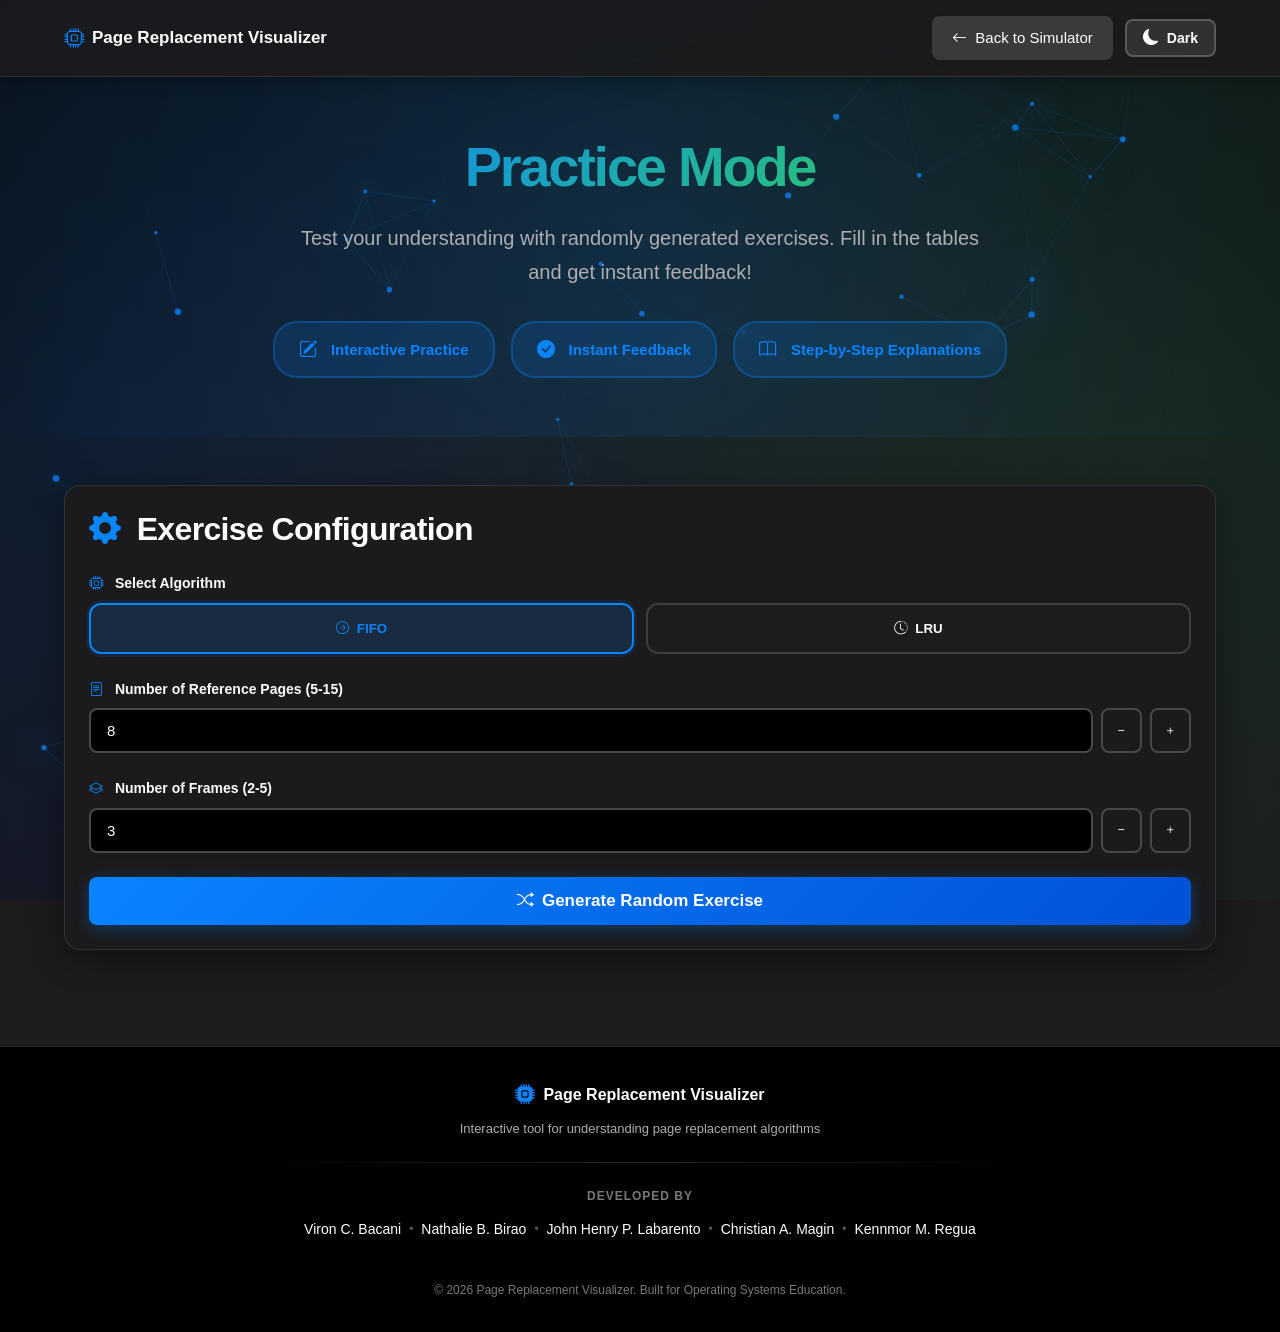
<file: practice.html>
<!DOCTYPE html>
<html lang="en">
<head>
  <meta charset="UTF-8">
  <meta name="viewport" content="width=device-width, initial-scale=1.0">
  <meta http-equiv="Cache-Control" content="no-cache, no-store, must-revalidate">
  <meta http-equiv="Pragma" content="no-cache">
  <meta http-equiv="Expires" content="0">
  <meta name="description" content="Practice page replacement algorithms with interactive exercises">
  <meta name="keywords" content="page replacement, algorithm, FIFO, LRU, practice, quiz, learning">
  <meta name="theme-color" content="#1c1c1e">
  
  <title>Practice Mode - Page Replacement Algorithm Visualizer</title>
  
  <!-- Fonts -->
  <link rel="preconnect" href="https://fonts.googleapis.com">
  <link rel="preconnect" href="https://fonts.gstatic.com" crossorigin>
  <link href="https://fonts.googleapis.com/css2?family=Inter:wght@400;500;600;700&family=JetBrains+Mono:wght@400;500&display=swap" rel="stylesheet">
  
  <!-- Icons -->
  <link href="https://cdn.jsdelivr.net/npm/bootstrap-icons@1.11.0/font/bootstrap-icons.min.css" rel="stylesheet">
  
  <!-- Styles -->
  <link rel="stylesheet" href="assets/style.css">
  
  <!-- Favicon -->
  <link rel="icon" href="assets/favicon.svg" type="image/svg+xml">
</head>
<body>
  <!-- Animated Background -->
  <div class="background-effect"></div>
  <canvas id="particle-canvas"></canvas>
  
  <!-- Navigation -->
  <nav class="navbar" role="navigation" aria-label="Main navigation">
    <div class="container">
      <div>
        <a href="index.html" class="navbar-brand">
          <i class="bi bi-cpu"></i>
          Page Replacement Visualizer
        </a>
        <div class="practice-nav-buttons">
          <a href="index.html" class="btn btn-secondary btn-back-practice">
            <i class="bi bi-arrow-left"></i>
            <span class="btn-text-desktop">Back to Simulator</span>
          </a>
          <button class="theme-toggle" id="theme-toggle" aria-label="Toggle theme">
            <i class="bi bi-moon-fill"></i>
            <span>Dark</span>
          </button>
        </div>
      </div>
    </div>
  </nav>

  <!-- Main Content -->
  <main>
    <!-- Hero Section -->
    <section class="hero" style="min-height: 40vh;">
      <div class="container">
        <h1 class="hero-title" style="font-size: 56px;">
          Practice Mode
        </h1>
        <p class="hero-subtitle">
          Test your understanding with randomly generated exercises. Fill in the tables and get instant feedback!
        </p>
        <div class="hero-badges">
          <span class="badge">
            <i class="bi bi-pencil-square"></i>
            Interactive Practice
          </span>
          <span class="badge">
            <i class="bi bi-check-circle-fill"></i>
            Instant Feedback
          </span>
          <span class="badge">
            <i class="bi bi-book"></i>
            Step-by-Step Explanations
          </span>
        </div>
      </div>
    </section>

    <!-- Configuration Section -->
    <section class="section">
      <div class="container">
        <div class="card card-elevated">
          <h2 style="margin-bottom: 1.5rem;">
            <i class="bi bi-gear-fill" style="margin-right: 0.5rem; color: var(--ios-blue);"></i>
            Exercise Configuration
          </h2>
          
          <div class="form-group">
            <label class="form-label" for="practice-algorithm">
              <i class="bi bi-cpu" style="margin-right: 0.5rem;"></i>
              Select Algorithm
            </label>
            <div style="display: grid; grid-template-columns: repeat(2, 1fr); gap: 12px;">
              <button type="button" class="algorithm-select-btn active" data-algo="fifo">
                <i class="bi bi-arrow-right-circle"></i>
                FIFO
              </button>
              <button type="button" class="algorithm-select-btn" data-algo="lru">
                <i class="bi bi-clock-history"></i>
                LRU
              </button>
            </div>
          </div>

          <div class="form-group">
            <label class="form-label" for="practice-pages">
              <i class="bi bi-file-text" style="margin-right: 0.5rem;"></i>
              Number of Reference Pages (5-15)
            </label>
            <div class="input-group">
              <input 
                type="number" 
                id="practice-pages" 
                class="form-input" 
                value="8" 
                min="5"
                max="15"
                required
              >
              <button type="button" class="btn btn-outline btn-sm" id="decrease-pages">
                <i class="bi bi-dash"></i>
              </button>
              <button type="button" class="btn btn-outline btn-sm" id="increase-pages">
                <i class="bi bi-plus"></i>
              </button>
            </div>
          </div>

          <div class="form-group">
            <label class="form-label" for="practice-frames">
              <i class="bi bi-layers" style="margin-right: 0.5rem;"></i>
              Number of Frames (2-5)
            </label>
            <div class="input-group">
              <input 
                type="number" 
                id="practice-frames" 
                class="form-input" 
                value="3" 
                min="2"
                max="5"
                required
              >
              <button type="button" class="btn btn-outline btn-sm" id="decrease-frames">
                <i class="bi bi-dash"></i>
              </button>
              <button type="button" class="btn btn-outline btn-sm" id="increase-frames">
                <i class="bi bi-plus"></i>
              </button>
            </div>
          </div>

          <button type="button" class="btn btn-primary btn-lg" id="generate-exercise-btn" style="width: 100%;">
            <i class="bi bi-shuffle"></i>
            Generate Random Exercise
          </button>
        </div>
      </div>
    </section>

    <!-- Exercise Section -->
    <section class="section hidden" id="exercise-section">
      <div class="container">
        <div class="card card-elevated">
          <div style="display: flex; align-items: center; justify-content: space-between; margin-bottom: 1.5rem;">
            <h2 style="margin: 0;">
              <i class="bi bi-pencil-square" style="margin-right: 0.5rem; color: var(--ios-blue);"></i>
              Exercise
            </h2>
            <button class="btn btn-secondary btn-new-exercise" id="new-exercise-btn">
              <i class="bi bi-arrow-clockwise"></i>
              New Exercise
            </button>
          </div>

          <div class="alert alert-info" style="margin-bottom: 1.5rem;">
            <i class="bi bi-info-circle" style="font-size: 1.5rem;"></i>
            <div>
              <strong style="display: block; margin-bottom: 0.25rem;">Instructions</strong>
              <span style="font-size: 14px; opacity: 0.9;">
                Fill in the frame contents for each step and mark whether each reference is a Fault (F) or Hit (H).
                Click "Check Answer" when you're done to see how you did!
              </span>
            </div>
          </div>

          <div id="exercise-info" style="background: var(--gray-50); padding: 1.5rem; border-radius: 12px; margin-bottom: 1.5rem;">
            <!-- Exercise info will be inserted here -->
          </div>

          <div id="practice-table-container">
            <!-- Practice table will be inserted here -->
          </div>

          <div class="btn-group" style="margin-top: 1.5rem;">
            <button type="button" class="btn btn-primary btn-lg" id="check-answer-btn">
              <i class="bi bi-check-circle-fill"></i>
              Check Answer
            </button>
            <button type="button" class="btn btn-secondary btn-lg" id="show-solution-btn">
              <i class="bi bi-eye-fill"></i>
              Show Solution
            </button>
            <button type="button" class="btn btn-outline btn-lg" id="clear-answers-btn">
              <i class="bi bi-x-circle"></i>
              Clear Answers
            </button>
          </div>
        </div>
      </div>
    </section>

    <!-- Results Section -->
    <section class="section hidden" id="results-section">
      <div class="container">
        <div class="card card-elevated" id="score-card">
          <!-- Score will be inserted here -->
        </div>

        <div class="card card-elevated" style="margin-top: 2rem;" id="explanation-card">
          <h3 style="margin-bottom: 1rem;">
            <i class="bi bi-book" style="margin-right: 0.5rem; color: var(--ios-blue);"></i>
            Detailed Explanation
          </h3>
          <div id="explanation-content" class="explanation-scroll-container">
            <!-- Explanation will be inserted here -->
          </div>
        </div>
      </div>
    </section>
  </main>

  <!-- Footer -->
  <footer class="footer">
    <div class="container">
      <div class="footer-main">
        <div class="footer-info">
          <div class="footer-brand-section">
            <div class="footer-logo">
              <i class="bi bi-cpu-fill"></i>
              <span>Page Replacement Visualizer</span>
            </div>
            <p class="footer-tagline">
              Interactive tool for understanding page replacement algorithms
            </p>
          </div>
        </div>
        
        <div class="footer-divider"></div>
        
        <div class="footer-team">
          <h4 class="team-label">Developed by</h4>
          <div class="team-names">
            <span class="team-member">Viron C. Bacani</span>
            <span class="team-separator">•</span>
            <span class="team-member">Nathalie B. Birao</span>
            <span class="team-separator">•</span>
            <span class="team-member">John Henry P. Labarento</span>
            <span class="team-separator">•</span>
            <span class="team-member">Christian A. Magin</span>
            <span class="team-separator">•</span>
            <span class="team-member">Kennmor M. Regua</span>
          </div>
        </div>
        
        <div class="footer-copyright">
          <p>© 2026 Page Replacement Visualizer. Built for Operating Systems Education.</p>
        </div>
      </div>
    </div>
  </footer>

  <!-- Scripts -->
  <script type="module" src="./script/practice.js"></script>
  <script src="./script/effects/particleSystem.js"></script>
</body>
</html>
</file>
<file: assets/style.css>
﻿/* ================================================
   iOS 27 Inspired Design - Apple Aesthetic
   Clean, Minimalistic, Premium
   ================================================ */

/* === iOS Design System === */
:root {
  /* iOS Colors */
  --ios-blue: #0A84FF;
  --ios-green: #30D158;
  --ios-red: #FF453A;
  --ios-orange: #FF9F0A;
  --ios-gray: #98989D;
  
  /* Dark Mode Colors (Default) */
  --gray-50: #1C1C1E;
  --gray-100: #2C2C2E;
  --gray-200: #3A3A3C;
  --gray-300: #48484A;
  --gray-400: #636366;
  --gray-500: #8E8E93;
  --gray-600: #AEAEB2;
  --gray-700: #C7C7CC;
  --gray-800: #D1D1D6;
  --gray-900: #E5E5EA;
  
  /* UI */
  --bg-primary: #000000;
  --bg-secondary: #1C1C1E;
  --border: rgba(255, 255, 255, 0.15);
  --text-primary: #FFFFFF;
  --text-secondary: #AEAEB2; /* Brighter for better contrast */
  
  /* Shadows - Dark Mode */
  --shadow-sm: 0 2px 8px rgba(0, 0, 0, 0.3);
  --shadow-md: 0 4px 16px rgba(0, 0, 0, 0.4);
  --shadow-lg: 0 8px 32px rgba(0, 0, 0, 0.5);
  
  /* Radius - iOS */
  --radius-sm: 8px;
  --radius-md: 12px;
  --radius-lg: 16px;
  --radius-xl: 20px;
  
  /* Spacing */
  --space-2: 8px;
  --space-3: 12px;
  --space-4: 16px;
  --space-5: 20px;
  --space-6: 24px;
  --space-8: 32px;
  --space-12: 48px;
  
  /* Typography */
  --font: -apple-system, BlinkMacSystemFont, 'SF Pro Display', 'Helvetica Neue', sans-serif;
  --font-mono: 'SF Mono', Monaco, monospace;
  
  /* Transitions */
  --ease: cubic-bezier(0.4, 0.0, 0.2, 1);
  --duration: 300ms;
}

/* Light Mode */
body.light-mode {
  --ios-blue: #007AFF;
  --ios-green: #34C759;
  --ios-red: #FF3B30;
  --ios-orange: #FF9500;
  --ios-gray: #8E8E93;
  
  /* Light Mode Colors */
  --gray-50: #FAFAFA;
  --gray-100: #F5F5F7;
  --gray-200: #E5E5EA;
  --gray-300: #D1D1D6;
  --gray-400: #C7C7CC;
  --gray-500: #AEAEB2;
  --gray-600: #8E8E93;
  --gray-700: #636366;
  --gray-800: #48484A;
  --gray-900: #1C1C1E;
  
  --bg-primary: #FFFFFF;
  --bg-secondary: #F5F5F7;
  --border: rgba(0, 0, 0, 0.12);
  --text-primary: #000000;
  --text-secondary: #3C3C43;
  
  /* Shadows - Light Mode */
  --shadow-sm: 0 2px 8px rgba(0, 0, 0, 0.06);
  --shadow-md: 0 4px 16px rgba(0, 0, 0, 0.1);
  --shadow-lg: 0 8px 32px rgba(0, 0, 0, 0.15);
}

/* === Reset === */
*, *::before, *::after {
  box-sizing: border-box;
  margin: 0;
  padding: 0;
  transition: background-color var(--duration) var(--ease), 
              border-color var(--duration) var(--ease),
              color var(--duration) var(--ease),
              box-shadow var(--duration) var(--ease);
}

html {
  -webkit-font-smoothing: antialiased;
  -moz-osx-font-smoothing: grayscale;
  scroll-behavior: smooth;
}

body {
  font-family: var(--font);
  font-size: 15px;
  line-height: 1.6;
  color: var(--text-primary);
  background: var(--bg-secondary);
  min-height: 100vh;
  position: relative;
  overflow-x: hidden;
  transition: background var(--duration) var(--ease), color var(--duration) var(--ease);
  user-select: none;
  -webkit-user-select: none;
  -moz-user-select: none;
  -ms-user-select: none;
}

/* Scroll animations */
.scroll-fade-in {
  opacity: 0;
  transform: translateY(30px);
  transition: opacity 0.6s ease, transform 0.6s ease;
}

.scroll-fade-in.visible {
  opacity: 1;
  transform: translateY(0);
}

.scroll-slide-left {
  opacity: 0;
  transform: translateX(-30px);
  transition: opacity 0.6s ease, transform 0.6s ease;
}

.scroll-slide-left.visible {
  opacity: 1;
  transform: translateX(0);
}

.scroll-slide-right {
  opacity: 0;
  transform: translateX(30px);
  transition: opacity 0.6s ease, transform 0.6s ease;
}

.scroll-slide-right.visible {
  opacity: 1;
  transform: translateX(0);
}

.scroll-scale-in {
  opacity: 0;
  transform: scale(0.95);
  transition: opacity 0.6s ease, transform 0.6s ease;
}

.scroll-scale-in.visible {
  opacity: 1;
  transform: scale(1);
}

/* Custom scrollbar */
::-webkit-scrollbar {
  width: 12px;
}

::-webkit-scrollbar-track {
  background: var(--bg-secondary);
}

::-webkit-scrollbar-thumb {
  background: var(--gray-400);
  border-radius: 6px;
  border: 2px solid var(--bg-secondary);
}

::-webkit-scrollbar-thumb:hover {
  background: var(--gray-500);
}

body.light-mode ::-webkit-scrollbar-thumb {
  background: var(--gray-500);
}

body.light-mode ::-webkit-scrollbar-thumb:hover {
  background: var(--gray-600);
}

/* === Animated Background === */
.background-effect {
  position: fixed;
  top: 0;
  left: 0;
  width: 100%;
  height: 100%;
  z-index: -1;
  overflow: hidden;
  background: linear-gradient(135deg, #0a0a0a 0%, #1a1a2e 50%, #0a0a0a 100%);
  background-size: 400% 400%;
  animation: gradientShift 15s ease infinite;
}

body.light-mode .background-effect {
  background: linear-gradient(135deg, #f5f7fa 0%, #c3cfe2 50%, #f5f7fa 100%);
}

@keyframes gradientShift {
  0% { background-position: 0% 50%; }
  50% { background-position: 100% 50%; }
  100% { background-position: 0% 50%; }
}

/* Animated gradient orbs */
.background-effect::before {
  content: '';
  position: absolute;
  top: -50%;
  left: -50%;
  width: 200%;
  height: 200%;
  background: radial-gradient(circle at 30% 50%, rgba(10, 132, 255, 0.15) 0%, transparent 50%),
              radial-gradient(circle at 70% 50%, rgba(48, 209, 88, 0.12) 0%, transparent 50%),
              radial-gradient(circle at 50% 80%, rgba(255, 69, 58, 0.1) 0%, transparent 50%);
  animation: floatOrbs 20s ease-in-out infinite;
}

body.light-mode .background-effect::before {
  background: radial-gradient(circle at 30% 50%, rgba(0, 122, 255, 0.1) 0%, transparent 50%),
              radial-gradient(circle at 70% 50%, rgba(52, 199, 89, 0.08) 0%, transparent 50%),
              radial-gradient(circle at 50% 80%, rgba(255, 59, 48, 0.06) 0%, transparent 50%);
}

@keyframes floatOrbs {
  0%, 100% { transform: translate(0, 0); }
  33% { transform: translate(30px, -30px); }
  66% { transform: translate(-20px, 20px); }
}

/* Particle canvas - Fixed and covers full viewport */
#particle-canvas {
  position: fixed;
  top: 0;
  left: 0;
  width: 100vw;
  height: 100vh;
  z-index: -1;
  pointer-events: none;
  will-change: transform;
  transform: translateZ(0);
  backface-visibility: hidden;
  -webkit-backface-visibility: hidden;
}

/* Mobile: Allow canvas to expand beyond viewport - CONSOLIDATED BELOW */

/* === Layout === */
.container {
  max-width: 1200px;
  margin: 0 auto;
  padding: 0 var(--space-6);
}

/* === Navigation === */
.navbar {
  background: rgba(28, 28, 30, 0.85);
  backdrop-filter: blur(20px);
  -webkit-backdrop-filter: blur(20px);
  border-bottom: 1px solid rgba(255, 255, 255, 0.1);
  box-shadow: 0 2px 16px rgba(0, 0, 0, 0.3);
  position: sticky;
  top: 0;
  z-index: 1000;
}

body.light-mode .navbar {
  background: rgba(255, 255, 255, 0.85);
  border-bottom: 1px solid rgba(0, 0, 0, 0.1);
  box-shadow: 0 2px 16px rgba(0, 0, 0, 0.04);
}

.navbar .container > div {
  display: flex;
  align-items: center;
  justify-content: space-between;
  padding: 1rem 0;
}

.navbar-brand {
  font-size: 17px;
  font-weight: 600;
  color: var(--text-primary);
  text-decoration: none;
  display: flex;
  align-items: center;
  gap: var(--space-2);
  transition: opacity var(--duration) var(--ease);
}

.navbar-brand:hover {
  opacity: 0.7;
}

.navbar-brand i {
  font-size: 20px;
  color: var(--ios-blue);
}

/* Download Button - Enhanced Mobile Visibility */
.download-btn {
  background: linear-gradient(135deg, var(--ios-blue) 0%, #0051D5 100%);
  border: 2px solid var(--ios-blue);
  color: white;
  padding: 10px 20px;
  border-radius: 12px;
  font-size: 15px;
  font-weight: 700;
  cursor: pointer;
  display: flex;
  align-items: center;
  gap: 8px;
  transition: all var(--duration) var(--ease);
  box-shadow: 0 4px 12px rgba(10, 132, 255, 0.4), 0 0 0 0 rgba(10, 132, 255, 0.6);
  position: relative;
  overflow: visible;
  font-family: var(--font);
  min-height: 44px; /* Better touch target for mobile */
}

/* Light mode - Darker button for better contrast */
body.light-mode .download-btn {
  background: linear-gradient(135deg, #0051D5 0%, #003D9E 100%);
  border-color: #0051D5;
  color: #000000;
}

/* Pulse animation for active state */
.download-btn:not(.disabled) {
  animation: downloadPulse 2s ease-in-out infinite;
}

@keyframes downloadPulse {
  0%, 100% {
    box-shadow: 0 4px 12px rgba(10, 132, 255, 0.4), 0 0 0 0 rgba(10, 132, 255, 0.6);
  }
  50% {
    box-shadow: 0 4px 16px rgba(10, 132, 255, 0.5), 0 0 0 8px rgba(10, 132, 255, 0);
  }
}

.download-btn:hover {
  transform: translateY(-2px);
  box-shadow: 0 6px 20px rgba(10, 132, 255, 0.5);
}

.download-btn:active {
  transform: translateY(0) scale(0.98);
}

.download-btn i {
  font-size: 18px;
  transition: transform 0.3s var(--ease);
}

.download-btn:hover i {
  transform: translateY(2px);
}

/* Disabled state - Clear visual indication */
.download-btn.disabled {
  background: linear-gradient(135deg, var(--gray-400) 0%, var(--gray-500) 100%);
  border: 2px solid var(--gray-400);
  color: var(--gray-600);
  cursor: not-allowed;
  box-shadow: 0 2px 8px rgba(0, 0, 0, 0.2);
  opacity: 0.6;
  overflow: visible;
  animation: none;
  position: relative;
}

.download-btn.disabled::before {
  content: '';
  position: absolute;
  top: 50%;
  left: 0;
  right: 0;
  height: 2px;
  background: var(--gray-600);
  transform: translateY(-50%) rotate(-5deg);
  opacity: 0.7;
}

.download-btn.disabled:hover {
  transform: none;
  box-shadow: 0 2px 8px rgba(0, 0, 0, 0.2);
}

.download-btn.disabled:hover i {
  transform: none;
}

/* Light mode adjustments */
body.light-mode .download-btn {
  box-shadow: 0 4px 12px rgba(0, 61, 158, 0.4), 0 0 0 0 rgba(0, 81, 213, 0.6);
}

body.light-mode .download-btn:not(.disabled) {
  animation: downloadPulseLightMode 2s ease-in-out infinite;
}

@keyframes downloadPulseLightMode {
  0%, 100% {
    box-shadow: 0 4px 12px rgba(0, 61, 158, 0.4), 0 0 0 0 rgba(0, 81, 213, 0.6);
  }
  50% {
    box-shadow: 0 4px 16px rgba(0, 61, 158, 0.5), 0 0 0 8px rgba(0, 81, 213, 0);
  }
}

body.light-mode .download-btn:hover {
  box-shadow: 0 6px 20px rgba(0, 61, 158, 0.5);
  background: linear-gradient(135deg, #003D9E 0%, #002E7A 100%);
}

body.light-mode .download-btn.disabled {
  background: linear-gradient(135deg, #D1D1D6 0%, #AEAEB2 100%);
  border-color: #C7C7CC;
  color: #8E8E93;
  box-shadow: 0 2px 8px rgba(0, 0, 0, 0.1);
}

body.light-mode .download-btn.disabled::before {
  background: #8E8E93;
}

/* Status indicator badge */
.download-btn .status-badge {
  position: absolute;
  top: -8px;
  right: -8px;
  width: 20px;
  height: 20px;
  border-radius: 50%;
  border: 2px solid var(--bg-secondary);
  display: flex;
  align-items: center;
  justify-content: center;
  font-size: 10px;
  font-weight: 700;
  transition: all 0.3s ease;
}

.download-btn:not(.disabled) .status-badge {
  background: var(--ios-green);
  color: white;
  animation: statusBlink 1.5s ease-in-out infinite;
}

.download-btn.disabled .status-badge {
  background: var(--ios-red);
  color: white;
}

@keyframes statusBlink {
  0%, 100% { opacity: 1; }
  50% { opacity: 0.7; }
}

/* Tooltip container - Enhanced for mobile */
.download-tooltip {
  position: absolute;
  bottom: -65px;
  left: 50%;
  transform: translateX(-50%) translateY(5px);
  opacity: 0;
  pointer-events: none;
  transition: opacity 0.3s ease, transform 0.3s ease;
  z-index: 10000;
  white-space: nowrap;
}

.download-btn.disabled:hover .download-tooltip,
.download-btn.disabled:active .download-tooltip {
  opacity: 1;
  transform: translateX(-50%) translateY(0);
  transition-delay: 0.15s;
}

.download-tooltip-content {
  background: #2C2C2E;
  color: #FFFFFF;
  padding: 14px 22px;
  border-radius: 12px;
  font-size: 14px;
  font-weight: 700;
  box-shadow: 0 8px 24px rgba(0, 0, 0, 0.5), 0 0 0 1px rgba(255, 255, 255, 0.1);
  display: flex;
  align-items: center;
  gap: 10px;
  backdrop-filter: blur(10px);
  -webkit-backdrop-filter: blur(10px);
  min-height: 44px; /* Better touch target */
}

.download-tooltip-content i {
  font-size: 18px;
  color: var(--ios-orange);
  flex-shrink: 0;
  animation: warningPulse 1s ease-in-out infinite;
}

@keyframes warningPulse {
  0%, 100% { transform: scale(1); }
  50% { transform: scale(1.1); }
}

.download-tooltip-arrow {
  position: absolute;
  top: -7px;
  left: 50%;
  transform: translateX(-50%);
  width: 0;
  height: 0;
  border-left: 8px solid transparent;
  border-right: 8px solid transparent;
  border-bottom: 8px solid #2C2C2E;
  filter: drop-shadow(0 -2px 4px rgba(0, 0, 0, 0.2));
}

body.light-mode .download-tooltip-content {
  background: #1C1C1E;
  color: #FFFFFF;
  box-shadow: 0 8px 24px rgba(0, 0, 0, 0.3), 0 0 0 1px rgba(0, 0, 0, 0.1);
}

body.light-mode .download-tooltip-arrow {
  border-bottom-color: #1C1C1E;
}

/* Mobile-specific tooltip adjustments - CONSOLIDATED BELOW */

/* Theme Toggle Button */
.theme-toggle {
  background: rgba(255, 255, 255, 0.1);
  border: 2px solid rgba(255, 255, 255, 0.2);
  color: var(--text-primary);
  padding: 8px 16px;
  border-radius: var(--radius-sm);
  font-size: 14px;
  font-weight: 600;
  cursor: pointer;
  display: flex;
  align-items: center;
  gap: 8px;
  transition: all var(--duration) var(--ease);
  box-shadow: 0 2px 8px rgba(0, 0, 0, 0.1);
  position: relative;
  overflow: hidden;
}

.theme-toggle::before {
  content: '';
  position: absolute;
  top: 50%;
  left: 50%;
  width: 0;
  height: 0;
  background: rgba(255, 255, 255, 0.1);
  border-radius: 50%;
  transform: translate(-50%, -50%);
  transition: width 0.4s, height 0.4s;
}

.theme-toggle:hover::before {
  width: 200px;
  height: 200px;
}

.theme-toggle:hover {
  background: rgba(255, 255, 255, 0.15);
  transform: translateY(-2px);
  box-shadow: 0 4px 12px rgba(10, 132, 255, 0.2);
  border-color: rgba(10, 132, 255, 0.4);
}

.theme-toggle:active {
  transform: translateY(0) scale(0.98);
}

body.light-mode .theme-toggle {
  background: rgba(0, 0, 0, 0.05);
  border: 2px solid rgba(0, 0, 0, 0.1);
  box-shadow: 0 2px 8px rgba(0, 0, 0, 0.05);
}

body.light-mode .theme-toggle::before {
  background: rgba(0, 0, 0, 0.05);
}

body.light-mode .theme-toggle:hover {
  background: rgba(0, 0, 0, 0.08);
  box-shadow: 0 4px 12px rgba(0, 122, 255, 0.15);
  border-color: rgba(0, 122, 255, 0.3);
}

.theme-toggle i {
  font-size: 16px;
  position: relative;
  z-index: 1;
  transition: transform 0.3s var(--ease);
}

.theme-toggle:hover i {
  transform: rotate(15deg) scale(1.1);
}

.theme-toggle span {
  position: relative;
  z-index: 1;
}

/* === Typography === */
h1, h2, h3 {
  font-weight: 600;
  line-height: 1.2;
}

h1 {
  font-size: 48px;
  letter-spacing: -0.03em;
}

h2 {
  font-size: 32px;
  letter-spacing: -0.02em;
}

h3 {
  font-size: 20px;
  letter-spacing: -0.01em;
}

.text-muted {
  color: var(--text-secondary);
}

/* === Sections === */
.section {
  padding: var(--space-12) 0;
}

.section-header {
  text-align: center;
  margin-bottom: var(--space-8);
}

.section-title {
  margin-bottom: var(--space-3);
  position: relative;
  display: inline-block;
}

.section-title::after {
  content: '';
  position: absolute;
  bottom: -8px;
  left: 50%;
  transform: translateX(-50%);
  width: 60px;
  height: 3px;
  background: linear-gradient(90deg, var(--ios-blue), var(--ios-green));
  border-radius: 2px;
}

.section-description {
  color: var(--text-secondary);
  font-size: 17px;
  line-height: 1.6;
  max-width: 600px;
  margin: 0 auto;
}

body.light-mode .section-description {
  color: var(--text-secondary);
  opacity: 1;
}

/* === Hero === */
.hero {
  text-align: center;
  padding: var(--space-12) 0;
  background: transparent;
  position: relative;
  overflow: hidden;
  min-height: 60vh;
  display: flex;
  align-items: center;
  justify-content: center;
}

.hero::before {
  content: '';
  position: absolute;
  top: 50%;
  left: 50%;
  transform: translate(-50%, -50%);
  width: 1200px;
  height: 1200px;
  background: radial-gradient(circle, rgba(10, 132, 255, 0.15) 0%, rgba(10, 132, 255, 0.08) 30%, rgba(10, 132, 255, 0.03) 60%, transparent 100%);
  animation: pulse 6s ease-in-out infinite;
  pointer-events: none;
  filter: blur(80px);
}

body.light-mode .hero::before {
  background: radial-gradient(circle, rgba(0, 122, 255, 0.12) 0%, rgba(0, 122, 255, 0.06) 30%, rgba(0, 122, 255, 0.02) 60%, transparent 100%);
  filter: blur(100px);
}

@keyframes pulse {
  0%, 100% { 
    transform: translate(-50%, -50%) scale(1); 
    opacity: 0.6; 
  }
  50% { 
    transform: translate(-50%, -50%) scale(1.1); 
    opacity: 0.8; 
  }
}

.hero-title {
  margin-bottom: var(--space-6);
  background: linear-gradient(135deg, var(--ios-blue) 0%, var(--ios-green) 50%, var(--ios-blue) 100%);
  background-size: 200% 200%;
  -webkit-background-clip: text;
  background-clip: text;
  -webkit-text-fill-color: transparent;
  animation: gradientFlow 6s ease infinite;
  font-size: 64px;
  font-weight: 700;
  letter-spacing: -0.04em;
  line-height: 1.1;
  position: relative;
  z-index: 1;
}

@keyframes gradientFlow {
  0%, 100% { background-position: 0% 50%; }
  50% { background-position: 100% 50%; }
}

.hero-subtitle {
  font-size: 20px;
  color: var(--text-secondary);
  max-width: 700px;
  margin: 0 auto var(--space-8) auto;
  line-height: 1.7;
  font-weight: 400;
  position: relative;
  z-index: 1;
  animation: fadeInUp 1s ease 0.3s both;
}

body.light-mode .hero-subtitle {
  color: var(--text-secondary);
  opacity: 1;
}

@keyframes fadeInUp {
  from {
    opacity: 0;
    transform: translateY(30px);
  }
  to {
    opacity: 1;
    transform: translateY(0);
  }
}

.hero-badges {
  display: flex;
  gap: var(--space-4);
  justify-content: center;
  flex-wrap: wrap;
  position: relative;
  z-index: 1;
  animation: fadeInUp 1s ease 0.6s both;
}

.hero-badges .badge {
  padding: 12px 24px;
  font-size: 15px;
  font-weight: 600;
  border-radius: 24px;
  background: rgba(10, 132, 255, 0.15);
  border: 2px solid rgba(10, 132, 255, 0.3);
  color: var(--ios-blue);
  transition: all var(--duration) var(--ease);
  backdrop-filter: blur(10px);
  -webkit-backdrop-filter: blur(10px);
  position: relative;
  overflow: hidden;
}

body.light-mode .hero-badges .badge {
  background: rgba(0, 122, 255, 0.1);
  border: 2px solid rgba(0, 122, 255, 0.25);
  color: #0051D5;
}

.hero-badges .badge::before {
  content: '';
  position: absolute;
  top: 50%;
  left: 50%;
  width: 0;
  height: 0;
  background: rgba(10, 132, 255, 0.2);
  border-radius: 50%;
  transform: translate(-50%, -50%);
  transition: width 0.6s, height 0.6s;
}

body.light-mode .hero-badges .badge::before {
  background: rgba(0, 122, 255, 0.15);
}

.hero-badges .badge:hover {
  transform: translateY(-4px) scale(1.05);
  box-shadow: 0 12px 32px rgba(10, 132, 255, 0.4);
  border-color: var(--ios-blue);
  background: rgba(10, 132, 255, 0.25);
}

body.light-mode .hero-badges .badge:hover {
  box-shadow: 0 12px 32px rgba(0, 122, 255, 0.25);
  background: rgba(0, 122, 255, 0.2);
  border-color: #007AFF;
}

.hero-badges .badge:hover::before {
  width: 300px;
  height: 300px;
}

.hero-badges .badge i {
  font-size: 18px;
  margin-right: 8px;
  animation: float 3s ease-in-out infinite;
}

@keyframes float {
  0%, 100% { transform: translateY(0); }
  50% { transform: translateY(-5px); }
}

/* === Cards === */
.card {
  background: rgba(28, 28, 30, 0.98); /* More opaque for better contrast */
  backdrop-filter: blur(10px);
  -webkit-backdrop-filter: blur(10px);
  border: 1px solid rgba(255, 255, 255, 0.1);
  border-radius: var(--radius-lg);
  padding: var(--space-6);
  transition: all var(--duration) var(--ease);
  box-shadow: 0 4px 24px rgba(0, 0, 0, 0.3);
}

.card h2, .card h3 {
  color: var(--text-primary);
}

.card h2 i, .card h3 i {
  color: var(--ios-blue);
}

body.light-mode .card {
  background: rgba(255, 255, 255, 0.95);
  border: 1px solid rgba(0, 0, 0, 0.15);
  box-shadow: 0 4px 24px rgba(0, 0, 0, 0.1);
}

.card-elevated {
  box-shadow: 0 8px 32px rgba(0, 0, 0, 0.4);
}

body.light-mode .card-elevated {
  box-shadow: 0 8px 32px rgba(0, 0, 0, 0.08);
}

.card:hover {
  transform: translateY(-2px);
  box-shadow: 0 12px 48px rgba(0, 0, 0, 0.5);
  border-color: rgba(10, 132, 255, 0.3);
}

body.light-mode .card:hover {
  box-shadow: 0 12px 48px rgba(0, 0, 0, 0.12);
  border-color: rgba(0, 122, 255, 0.2);
}

/* === Algorithm Information - Professional Desktop Design === */
.algorithm-info-grid {
  display: grid;
  grid-template-columns: repeat(2, 1fr);
  gap: 1.5rem;
  margin-bottom: 2rem;
}

.algo-info-card {
  padding: 1.5rem;
  border-radius: 16px;
  background: rgba(28, 28, 30, 0.5);
  border: 1.5px solid rgba(255, 255, 255, 0.1);
  backdrop-filter: blur(12px);
  -webkit-backdrop-filter: blur(12px);
  transition: all 0.3s ease;
}

.algo-info-card:hover {
  border-color: rgba(10, 132, 255, 0.3);
  transform: translateY(-2px);
  box-shadow: 0 8px 24px rgba(0, 0, 0, 0.2);
}

body.light-mode .algo-info-card {
  background: rgba(255, 255, 255, 0.95);
  border-color: rgba(0, 0, 0, 0.15);
}

body.light-mode .algo-info-card:hover {
  border-color: rgba(0, 122, 255, 0.3);
  box-shadow: 0 8px 24px rgba(0, 0, 0, 0.1);
}

.algo-info-header {
  display: flex;
  align-items: center;
  gap: 1rem;
  margin-bottom: 1rem;
}

.algo-info-icon {
  width: 48px;
  height: 48px;
  border-radius: 12px;
  display: flex;
  align-items: center;
  justify-content: center;
  flex-shrink: 0;
}

.fifo-icon {
  background: linear-gradient(135deg, #0A84FF, #0051D5);
  box-shadow: 0 4px 12px rgba(10, 132, 255, 0.3);
}

.lru-icon {
  background: linear-gradient(135deg, #30D158, #248A3D);
  box-shadow: 0 4px 12px rgba(48, 209, 88, 0.3);
}

.algo-info-icon i {
  font-size: 22px;
  color: white;
}

.algo-info-title {
  font-size: 1.5rem;
  font-weight: 700;
  margin: 0;
  color: var(--text-primary);
}

.algo-info-subtitle {
  font-size: 0.875rem;
  margin: 0;
  opacity: 0.6;
  color: var(--text-secondary);
}

.algo-info-description {
  font-size: 0.9375rem;
  line-height: 1.6;
  margin-bottom: 1.25rem;
  opacity: 0.85;
  color: var(--text-primary);
}

.algo-info-specs {
  display: flex;
  gap: 0.75rem;
  margin-bottom: 1.25rem;
}

.algo-spec-item {
  flex: 1;
  display: flex;
  align-items: center;
  gap: 0.75rem;
  padding: 0.75rem;
  background: rgba(10, 132, 255, 0.1);
  border-radius: 10px;
  transition: all 0.2s ease;
}

.algo-spec-item:hover {
  background: rgba(10, 132, 255, 0.15);
}

body.light-mode .algo-spec-item {
  background: rgba(0, 122, 255, 0.08);
}

body.light-mode .algo-spec-item:hover {
  background: rgba(0, 122, 255, 0.12);
}

.algo-spec-item i {
  font-size: 1.25rem;
  color: var(--ios-blue);
  flex-shrink: 0;
}

.algo-spec-item > div {
  display: flex;
  flex-direction: column;
  gap: 0.125rem;
}

.spec-label {
  font-size: 0.75rem;
  opacity: 0.6;
  color: var(--text-secondary);
  font-weight: 500;
  text-transform: uppercase;
  letter-spacing: 0.5px;
}

.spec-value {
  font-size: 0.9375rem;
  font-weight: 700;
  color: var(--text-primary);
}

.algo-info-features {
  list-style: none;
  padding: 0;
  margin: 0;
  display: flex;
  flex-direction: column;
  gap: 0.625rem;
}

.algo-info-features li {
  display: flex;
  align-items: center;
  gap: 0.625rem;
  font-size: 0.875rem;
  padding: 0.5rem;
  border-radius: 8px;
  transition: all 0.2s ease;
}

.algo-info-features li:hover {
  background: rgba(255, 255, 255, 0.05);
  transform: translateX(4px);
}

body.light-mode .algo-info-features li:hover {
  background: rgba(0, 0, 0, 0.03);
}

.feature-pro i {
  color: var(--ios-green);
  font-size: 1rem;
}

.feature-con i {
  color: var(--ios-red);
  font-size: 1rem;
}

.algo-info-features span {
  color: var(--text-primary);
  opacity: 0.9;
}

.card p.text-muted {
  line-height: 1.7;
  margin-bottom: var(--space-4);
  color: var(--text-secondary);
}

body.light-mode .card p.text-muted {
  color: var(--text-secondary);
  opacity: 1;
}

/* === Algorithm Cards === */
.algorithm-grid {
  display: grid;
  grid-template-columns: repeat(auto-fit, minmax(280px, 1fr));
  gap: var(--space-6);
}

.algorithm-card {
  background: rgba(28, 28, 30, 0.8); /* More opaque */
  border: 2px solid rgba(255, 255, 255, 0.1);
  border-radius: var(--radius-lg);
  padding: var(--space-6);
  cursor: pointer;
  transition: all var(--duration) var(--ease);
  position: relative;
  backdrop-filter: blur(10px);
  -webkit-backdrop-filter: blur(10px);
}

body.light-mode .algorithm-card {
  background: rgba(255, 255, 255, 0.9); /* More opaque */
  border: 2px solid rgba(0, 0, 0, 0.08);
}

.algorithm-card:hover {
  transform: translateY(-4px);
  box-shadow: 0 12px 32px rgba(10, 132, 255, 0.2);
  border-color: rgba(10, 132, 255, 0.3);
}

body.light-mode .algorithm-card:hover {
  box-shadow: 0 12px 32px rgba(0, 122, 255, 0.15);
  border-color: rgba(0, 122, 255, 0.3);
}

.algorithm-card.active {
  border-color: var(--ios-blue);
  box-shadow: 0 0 0 4px rgba(10, 132, 255, 0.2);
  background: rgba(10, 132, 255, 0.1);
}

body.light-mode .algorithm-card.active {
  box-shadow: 0 0 0 4px rgba(0, 122, 255, 0.15);
  background: rgba(0, 122, 255, 0.05);
}

.algorithm-card-icon {
  width: 48px;
  height: 48px;
  border-radius: var(--radius-md);
  background: linear-gradient(135deg, var(--ios-blue) 0%, #0051D5 100%);
  display: flex;
  align-items: center;
  justify-content: center;
  margin-bottom: var(--space-4);
  box-shadow: 0 4px 16px rgba(10, 132, 255, 0.3);
}

body.light-mode .algorithm-card-icon {
  background: linear-gradient(135deg, #007AFF 0%, #0051D5 100%);
  box-shadow: 0 4px 16px rgba(0, 122, 255, 0.25);
}

.algorithm-card-icon i {
  font-size: 24px;
  color: white;
}

.algorithm-card-title {
  margin-bottom: var(--space-2);
  color: var(--text-primary);
}

.algorithm-card-subtitle {
  color: var(--text-secondary);
  font-size: 13px;
  margin-bottom: var(--space-3);
}

.algorithm-card-description {
  color: var(--text-primary); /* Better contrast */
  font-size: 14px;
  line-height: 1.5;
  opacity: 0.9;
}

body.light-mode .algorithm-card-description {
  color: var(--text-primary);
  opacity: 1;
}

.algorithm-badge {
  position: absolute;
  top: var(--space-4);
  right: var(--space-4);
  background: var(--ios-blue);
  color: white;
  font-size: 11px;
  font-weight: 600;
  padding: 4px 10px;
  border-radius: 12px;
  text-transform: uppercase;
  letter-spacing: 0.5px;
  box-shadow: 0 2px 8px rgba(10, 132, 255, 0.4);
}

body.light-mode .algorithm-badge {
  box-shadow: 0 2px 8px rgba(0, 122, 255, 0.3);
}

/* === Badges === */
.badge {
  display: inline-flex;
  align-items: center;
  gap: 6px;
  padding: 6px 12px;
  border-radius: 16px;
  font-size: 13px;
  font-weight: 500;
  transition: all var(--duration) var(--ease);
}

.badge-primary {
  background: var(--ios-blue);
  color: white;
  box-shadow: 0 2px 8px rgba(10, 132, 255, 0.3);
}

body.light-mode .badge-primary {
  box-shadow: 0 2px 8px rgba(0, 122, 255, 0.25);
}

.badge-neutral {
  background: rgba(255, 255, 255, 0.1);
  color: var(--text-primary);
  border: 1px solid rgba(255, 255, 255, 0.2);
}

body.light-mode .badge-neutral {
  background: rgba(0, 0, 0, 0.05);
  border: 1px solid rgba(0, 0, 0, 0.1);
}

.badge-success {
  background: var(--ios-green);
  color: white;
  box-shadow: 0 2px 8px rgba(48, 209, 88, 0.3);
}

body.light-mode .badge-success {
  box-shadow: 0 2px 8px rgba(52, 199, 89, 0.25);
}

.badge-error {
  background: var(--ios-red);
  color: white;
  box-shadow: 0 2px 8px rgba(255, 69, 58, 0.3);
}

body.light-mode .badge-error {
  box-shadow: 0 2px 8px rgba(255, 59, 48, 0.25);
}

.badge-warning {
  background: var(--ios-orange);
  color: white;
  box-shadow: 0 2px 8px rgba(255, 159, 10, 0.3);
}

body.light-mode .badge-warning {
  box-shadow: 0 2px 8px rgba(255, 149, 0, 0.25);
}

/* === Forms === */
.form-group {
  margin-bottom: var(--space-6);
}

/* === Quick Samples Section - Modern Card Design === */
.quick-samples-section {
  margin-bottom: 2rem;
  padding: 1.5rem;
  background: rgba(28, 28, 30, 0.4);
  border: 1.5px solid rgba(255, 255, 255, 0.08);
  border-radius: 16px;
  backdrop-filter: blur(10px);
  -webkit-backdrop-filter: blur(10px);
}

body.light-mode .quick-samples-section {
  background: rgba(255, 255, 255, 0.9);
  border-color: rgba(0, 0, 0, 0.15);
}

.quick-samples-header {
  margin-bottom: 1.25rem;
}

.quick-samples-title {
  display: flex;
  align-items: center;
  gap: 0.5rem;
  font-size: 1.125rem;
  font-weight: 700;
  color: var(--text-primary);
  margin-bottom: 0.25rem;
}

.quick-samples-title i {
  color: var(--ios-blue);
  font-size: 1.25rem;
}

.quick-samples-subtitle {
  font-size: 0.875rem;
  color: var(--text-secondary);
  opacity: 0.7;
  margin: 0;
}

.quick-samples-grid {
  display: grid;
  grid-template-columns: repeat(auto-fit, minmax(240px, 1fr));
  gap: 0.875rem;
}

.sample-card {
  display: flex;
  align-items: flex-start;
  gap: 1rem;
  padding: 1rem;
  background: rgba(28, 28, 30, 0.6);
  border: 1.5px solid rgba(255, 255, 255, 0.1);
  border-radius: 12px;
  cursor: pointer;
  transition: all 0.25s cubic-bezier(0.4, 0, 0.2, 1);
  text-align: left;
  backdrop-filter: blur(8px);
  -webkit-backdrop-filter: blur(8px);
}

body.light-mode .sample-card {
  background: rgba(255, 255, 255, 0.95);
  border-color: rgba(0, 0, 0, 0.12);
}

.sample-card:hover {
  transform: translateY(-2px);
  border-color: var(--ios-blue);
  box-shadow: 0 8px 24px rgba(10, 132, 255, 0.2);
  background: rgba(10, 132, 255, 0.1);
}

body.light-mode .sample-card:hover {
  box-shadow: 0 8px 24px rgba(0, 122, 255, 0.15);
  background: rgba(0, 122, 255, 0.05);
}

.sample-card:active {
  transform: scale(0.98);
}

.sample-card-icon {
  width: 44px;
  height: 44px;
  border-radius: 10px;
  background: linear-gradient(135deg, var(--ios-blue), #0051D5);
  display: flex;
  align-items: center;
  justify-content: center;
  flex-shrink: 0;
  box-shadow: 0 4px 12px rgba(10, 132, 255, 0.3);
}

.sample-card-icon i {
  font-size: 1.25rem;
  color: white;
}

.sample-card-content {
  flex: 1;
  min-width: 0;
}

.sample-card-title {
  font-size: 0.9375rem;
  font-weight: 700;
  color: var(--text-primary);
  margin: 0 0 0.375rem 0;
}

.sample-card-sequence {
  font-size: 0.8125rem;
  font-family: 'JetBrains Mono', monospace;
  color: var(--text-secondary);
  opacity: 0.8;
  margin: 0 0 0.375rem 0;
  overflow: hidden;
  text-overflow: ellipsis;
  white-space: nowrap;
}

.sample-card-meta {
  font-size: 0.75rem;
  color: var(--ios-blue);
  font-weight: 600;
  opacity: 0.9;
}


.form-label {
  display: block;
  font-size: 14px;
  font-weight: 600;
  margin-bottom: var(--space-2);
  color: var(--text-primary);
}

.form-label i {
  color: var(--ios-blue);
}

.form-input {
  width: 100%;
  padding: 12px var(--space-4);
  border: 2px solid var(--gray-300);
  border-radius: var(--radius-sm);
  font-size: 15px;
  font-family: var(--font);
  color: var(--text-primary);
  background: var(--bg-primary);
  transition: all var(--duration) var(--ease);
  box-shadow: 0 2px 8px rgba(0, 0, 0, 0.02);
  user-select: text;
  -webkit-user-select: text;
  -moz-user-select: text;
  -ms-user-select: text;
}

/* Remove number input spinners */
.form-input[type="number"]::-webkit-inner-spin-button,
.form-input[type="number"]::-webkit-outer-spin-button {
  -webkit-appearance: none;
  margin: 0;
}

.form-input[type="number"] {
  -moz-appearance: textfield;
  appearance: textfield;
}

body.light-mode .form-input {
  background: white;
  border-color: var(--gray-300);
  box-shadow: 0 2px 8px rgba(0, 0, 0, 0.04);
}

.form-input:hover {
  border-color: var(--gray-400);
}

body.light-mode .form-input:hover {
  border-color: var(--gray-500);
}

.form-input:focus {
  outline: none;
  border-color: var(--ios-blue);
  box-shadow: 0 0 0 4px rgba(10, 132, 255, 0.15);
  background: var(--bg-primary);
}

body.light-mode .form-input:focus {
  box-shadow: 0 0 0 4px rgba(0, 122, 255, 0.1);
  background: white;
}

.form-input.monospace {
  font-family: var(--font-mono);
  font-size: 14px;
}

.form-help {
  display: block;
  font-size: 13px;
  color: var(--text-secondary);
  margin-top: var(--space-2);
  line-height: 1.5;
}

body.light-mode .form-help {
  color: var(--text-secondary);
  opacity: 1;
}

.form-error {
  display: flex;
  align-items: center;
  gap: 6px;
  font-size: 13px;
  color: var(--ios-red);
  margin-top: var(--space-2);
  font-weight: 500;
}

.input-group {
  display: flex;
  gap: var(--space-2);
}

.input-group .form-input {
  flex: 1;
}

/* === Buttons === */
.btn {
  display: inline-flex;
  align-items: center;
  justify-content: center;
  gap: var(--space-2);
  padding: 10px var(--space-5);
  border: none;
  border-radius: var(--radius-sm);
  font-size: 15px;
  font-weight: 500;
  font-family: var(--font);
  cursor: pointer;
  transition: all var(--duration) var(--ease);
  text-decoration: none;
  position: relative;
  overflow: hidden;
}

.btn::before {
  content: '';
  position: absolute;
  top: 50%;
  left: 50%;
  width: 0;
  height: 0;
  background: rgba(255, 255, 255, 0.2);
  border-radius: 50%;
  transform: translate(-50%, -50%);
  transition: width 0.4s, height 0.4s;
}

.btn:hover::before {
  width: 300px;
  height: 300px;
}

.btn:active {
  transform: scale(0.98);
}

.btn-primary {
  background: linear-gradient(135deg, var(--ios-blue) 0%, #0051D5 100%);
  color: white;
  box-shadow: 0 4px 16px rgba(10, 132, 255, 0.3);
}

.btn-primary:hover {
  box-shadow: 0 6px 24px rgba(10, 132, 255, 0.4);
  transform: translateY(-2px);
}

body.light-mode .btn-primary {
  background: linear-gradient(135deg, #007AFF 0%, #0051D5 100%);
  box-shadow: 0 4px 16px rgba(0, 122, 255, 0.25);
}

body.light-mode .btn-primary:hover {
  box-shadow: 0 6px 24px rgba(0, 122, 255, 0.35);
}

.btn-secondary {
  background: var(--gray-200);
  color: var(--text-primary);
  box-shadow: 0 2px 8px rgba(0, 0, 0, 0.1);
}

.btn-secondary:hover {
  background: var(--gray-300);
  box-shadow: 0 4px 12px rgba(0, 0, 0, 0.15);
  transform: translateY(-2px);
}

body.light-mode .btn-secondary {
  background: var(--gray-100);
  box-shadow: 0 2px 8px rgba(0, 0, 0, 0.05);
}

body.light-mode .btn-secondary:hover {
  background: var(--gray-200);
  box-shadow: 0 4px 12px rgba(0, 0, 0, 0.08);
}

.btn-outline {
  background: transparent;
  border: 2px solid var(--gray-300);
  color: var(--text-primary);
}

.btn-outline:hover {
  background: var(--gray-100);
  border-color: var(--gray-400);
  transform: translateY(-1px);
}

body.light-mode .btn-outline {
  border-color: var(--gray-400);
}

body.light-mode .btn-outline:hover {
  background: var(--gray-100);
  border-color: var(--gray-500);
}

.btn-sm {
  padding: 6px 12px;
  font-size: 13px;
}

.btn-lg {
  padding: 14px var(--space-6);
  font-size: 17px;
  font-weight: 600;
}

.btn-group {
  display: flex;
  gap: var(--space-3);
  flex-wrap: wrap;
}

/* Sample buttons styling */
.sample-btn {
  background: rgba(10, 132, 255, 0.1);
  border: 1px solid rgba(10, 132, 255, 0.3);
  color: var(--ios-blue);
  font-weight: 500;
}

.sample-btn:hover {
  background: rgba(10, 132, 255, 0.2);
  border-color: var(--ios-blue);
}

body.light-mode .sample-btn {
  background: rgba(0, 122, 255, 0.08);
  border: 1px solid rgba(0, 122, 255, 0.25);
  color: #0051D5;
}

body.light-mode .sample-btn:hover {
  background: rgba(0, 122, 255, 0.15);
  border-color: #007AFF;
}

/* === Tables - Professional iOS Style === */
.table-container {
  overflow-x: auto;
  overflow-y: hidden;
  -webkit-overflow-scrolling: touch;
  border-radius: 12px;
  border: none;
  position: relative;
  box-shadow: 0 8px 24px rgba(0, 0, 0, 0.2);
  transition: transform var(--duration) var(--ease);
  cursor: grab;
  user-select: none;
  -webkit-user-select: none;
  -moz-user-select: none;
  -ms-user-select: none;
  background: var(--gray-100);
  scrollbar-width: none;
  -ms-overflow-style: none;
}

/* Mobile: Pure native scrolling - CONSOLIDATED BELOW */

.table-container:active {
  cursor: grabbing;
}

/* Mobile table-container:active - CONSOLIDATED BELOW */

body.light-mode .table-container {
  background: #FFFFFF;
  box-shadow: 0 8px 24px rgba(0, 0, 0, 0.08);
}

.table-container:hover {
  box-shadow: 0 12px 32px rgba(0, 0, 0, 0.25);
}

body.light-mode .table-container:hover {
  box-shadow: 0 12px 32px rgba(0, 0, 0, 0.12);
}

/* iOS-style scrollbar for tables */
.table-container::-webkit-scrollbar {
  height: 0;
  width: 0;
  display: none;
}

.table-container::-webkit-scrollbar-track {
  display: none;
}

.table-container::-webkit-scrollbar-thumb {
  display: none;
}

.table-container::-webkit-scrollbar-thumb:hover {
  display: none;
}

body.light-mode .table-container::-webkit-scrollbar-track {
  display: none;
}

body.light-mode .table-container::-webkit-scrollbar-thumb {
  display: none;
}

body.light-mode .table-container::-webkit-scrollbar-thumb:hover {
  display: none;
}

/* Hide scrollbar for Firefox */
.table-container {
  scrollbar-width: none;
  -ms-overflow-style: none;
}

.table {
  width: 100%;
  border-collapse: separate;
  border-spacing: 0;
  background: transparent;
  table-layout: fixed;
  min-width: 100%;
}

/* Fixed column widths for consistent alignment */
.table th,
.table td {
  width: 70px;
  min-width: 70px;
  max-width: 70px;
  padding: 14px 12px;
  text-align: center;
  border-right: 2px solid var(--gray-200);
  border-bottom: 2px solid var(--gray-200);
  white-space: nowrap;
  overflow: hidden;
  text-overflow: ellipsis;
  font-size: 14px;
  /* OPTIMIZED: Only transition background, not all properties */
  transition: background-color 0.2s var(--ease);
  position: relative;
}

body.light-mode .table th,
body.light-mode .table td {
  border-color: #E5E5EA;
}

/* Remove right border from last cell in each row */
.table th:last-child,
.table td:last-child {
  border-right: none;
}

/* First column (REF/Frame labels) wider */
.table th:first-child,
.table td:first-child {
  width: 90px;
  min-width: 90px;
  max-width: 90px;
  font-weight: 700;
  background: linear-gradient(135deg, var(--gray-200) 0%, var(--gray-300) 100%);
  position: sticky;
  left: 0;
  z-index: 2;
  font-size: 13px;
  text-transform: uppercase;
  letter-spacing: 0.5px;
  color: var(--text-primary);
  /* OPTIMIZED: GPU acceleration for sticky positioning */
  will-change: transform;
  transform: translateZ(0);
}

body.light-mode .table th:first-child,
body.light-mode .table td:first-child {
  background: linear-gradient(135deg, #F5F5F7 0%, #E5E5EA 100%);
}

.table thead {
  background: linear-gradient(180deg, var(--gray-300) 0%, var(--gray-400) 100%);
  border-bottom: 3px solid var(--ios-blue);
  position: sticky;
  top: 0;
  z-index: 3;
  box-shadow: 0 4px 12px rgba(0, 0, 0, 0.15);
  /* OPTIMIZED: GPU acceleration for sticky header */
  will-change: transform;
  transform: translateZ(0);
}

body.light-mode .table thead {
  background: linear-gradient(180deg, #D1D1D6 0%, #C7C7CC 100%);
  border-bottom: 3px solid var(--ios-blue);
  box-shadow: 0 4px 12px rgba(0, 0, 0, 0.08);
}

.table thead th {
  font-size: 12px;
  font-weight: 700;
  color: var(--text-primary);
  text-transform: uppercase;
  letter-spacing: 0.8px;
  background: transparent;
  padding: 16px 12px;
}

/* Sticky header for first column */
.table thead th:first-child {
  z-index: 4;
  background: linear-gradient(135deg, var(--gray-300) 0%, var(--gray-400) 100%);
}

body.light-mode .table thead th:first-child {
  background: linear-gradient(135deg, #D1D1D6 0%, #C7C7CC 100%);
}

.table tbody td {
  font-size: 15px;
  font-weight: 600;
  color: var(--text-primary);
  background: var(--gray-50);
}

/* Alternating row colors with better contrast */
.table tbody tr:nth-child(odd) td {
  background: var(--gray-100);
}

body.light-mode .table tbody tr:nth-child(odd) td {
  background: #FAFAFA;
}

body.light-mode .table tbody tr:nth-child(even) td {
  background: #FFFFFF;
}

/* Keep first column background consistent */
.table tbody tr td:first-child {
  background: linear-gradient(135deg, var(--gray-200) 0%, var(--gray-300) 100%);
}

body.light-mode .table tbody tr td:first-child {
  background: linear-gradient(135deg, #F5F5F7 0%, #E5E5EA 100%);
}

.table tbody tr:last-child td {
  border-bottom: none;
}

.table tbody tr:hover td {
  background: var(--gray-200);
  /* OPTIMIZED: Removed transform: scale() - causes expensive repaints */
  /* transform: scale(1.02); */
  transition: background-color 0.2s var(--ease);
}

body.light-mode .table tbody tr:hover td {
  background: #F0F0F2;
}

.table tbody tr:hover td:first-child {
  background: linear-gradient(135deg, var(--gray-300) 0%, var(--gray-400) 100%);
}

body.light-mode .table tbody tr:hover td:first-child {
  background: linear-gradient(135deg, #ECECEE 0%, #D1D1D6 100%);
}

.table-monospace {
  font-family: var(--font-mono);
}

.table-center {
  text-align: center;
  vertical-align: middle;
}

/* Professional cell highlights with contained styling */
.cell-fault {
  background: linear-gradient(135deg, rgba(255, 69, 58, 0.25) 0%, rgba(255, 69, 58, 0.35) 100%) !important;
  color: #FFFFFF !important;
  font-weight: 700;
  box-shadow: inset 0 0 0 2px rgba(255, 69, 58, 0.6);
  position: relative;
  text-shadow: 0 1px 2px rgba(0, 0, 0, 0.3);
  z-index: 1;
}

body.light-mode .cell-fault {
  background: linear-gradient(135deg, rgba(255, 59, 48, 0.3) 0%, rgba(255, 59, 48, 0.4) 100%) !important;
  color: #8B0000 !important;
  box-shadow: inset 0 0 0 2px rgba(255, 59, 48, 0.6);
  text-shadow: none;
}

.cell-hit {
  background: linear-gradient(135deg, rgba(48, 209, 88, 0.25) 0%, rgba(48, 209, 88, 0.35) 100%) !important;
  color: #FFFFFF !important;
  font-weight: 700;
  box-shadow: inset 0 0 0 2px rgba(48, 209, 88, 0.6);
  position: relative;
  text-shadow: 0 1px 2px rgba(0, 0, 0, 0.3);
  z-index: 1;
}

body.light-mode .cell-hit {
  background: linear-gradient(135deg, rgba(52, 199, 89, 0.3) 0%, rgba(52, 199, 89, 0.4) 100%) !important;
  color: #006400 !important;
  box-shadow: inset 0 0 0 2px rgba(52, 199, 89, 0.6);
  text-shadow: none;
}

/* === Legend === */
.legend {
  display: flex;
  gap: var(--space-6);
  margin-bottom: var(--space-4);
  padding: 16px 24px;
  background: linear-gradient(135deg, var(--gray-100) 0%, var(--gray-200) 100%);
  border-radius: 10px;
  border: 2px solid var(--gray-300);
  box-shadow: 0 4px 12px rgba(0, 0, 0, 0.1);
}

body.light-mode .legend {
  background: linear-gradient(135deg, #F5F5F7 0%, #E5E5EA 100%);
  border-color: #D1D1D6;
  box-shadow: 0 4px 12px rgba(0, 0, 0, 0.06);
}

.legend-item {
  display: flex;
  align-items: center;
  gap: 10px;
  font-size: 14px;
  color: var(--text-primary);
  font-weight: 600;
}

.legend-color {
  width: 20px;
  height: 20px;
  border-radius: 4px;
  border: 3px solid;
  box-shadow: 0 2px 8px rgba(0, 0, 0, 0.2);
}

body.light-mode .legend-color {
  box-shadow: 0 2px 8px rgba(0, 0, 0, 0.15);
}

.legend-color-fault {
  background: linear-gradient(135deg, rgba(255, 69, 58, 0.3) 0%, rgba(255, 69, 58, 0.5) 100%);
  border-color: var(--ios-red);
}

body.light-mode .legend-color-fault {
  background: linear-gradient(135deg, rgba(255, 59, 48, 0.3) 0%, rgba(255, 59, 48, 0.5) 100%);
  border-color: #FF3B30;
}

.legend-color-hit {
  background: linear-gradient(135deg, rgba(48, 209, 88, 0.3) 0%, rgba(48, 209, 88, 0.5) 100%);
  border-color: var(--ios-green);
}

body.light-mode .legend-color-hit {
  background: linear-gradient(135deg, rgba(52, 199, 89, 0.3) 0%, rgba(52, 199, 89, 0.5) 100%);
  border-color: #34C759;
}

/* === Stats Grid === */
.stats-grid {
  display: grid;
  grid-template-columns: repeat(auto-fit, minmax(180px, 1fr));
  gap: var(--space-4);
  margin-bottom: var(--space-8);
}

.stat-card {
  background: var(--bg-primary);
  border: 2px solid var(--border);
  border-radius: var(--radius-md);
  padding: var(--space-5);
  text-align: center;
  transition: all var(--duration) var(--ease);
  box-shadow: 0 4px 16px rgba(0, 0, 0, 0.1);
}

body.light-mode .stat-card {
  background: white;
  box-shadow: 0 4px 16px rgba(0, 0, 0, 0.06);
}

.stat-card:hover {
  transform: translateY(-4px);
  box-shadow: 0 8px 32px rgba(10, 132, 255, 0.2);
  border-color: rgba(10, 132, 255, 0.3);
}

body.light-mode .stat-card:hover {
  box-shadow: 0 8px 32px rgba(0, 122, 255, 0.15);
  border-color: rgba(0, 122, 255, 0.3);
}

.stat-label {
  font-size: 13px;
  color: var(--text-primary);
  margin-bottom: var(--space-2);
  font-weight: 700;
  text-transform: uppercase;
  letter-spacing: 1px;
  opacity: 0.6;
}

.stat-value {
  font-size: 32px;
  font-weight: 700;
  color: var(--text-primary);
  margin-bottom: var(--space-2);
  background: linear-gradient(135deg, var(--ios-blue) 0%, var(--ios-green) 100%);
  -webkit-background-clip: text;
  background-clip: text;
  -webkit-text-fill-color: transparent;
}

.stat-description {
  font-size: 13px;
  color: var(--text-secondary);
  line-height: 1.5;
}

body.light-mode .stat-description {
  color: var(--text-secondary);
  opacity: 1;
}

/* === Solution Steps - Clean iOS Design === */
.solution-steps {
  max-height: 600px;
  overflow-y: auto;
  -webkit-overflow-scrolling: touch;
  padding-right: var(--space-2);
  user-select: none;
  -webkit-user-select: none;
  -moz-user-select: none;
  -ms-user-select: none;
  cursor: grab;
}

.solution-steps:active {
  cursor: grabbing;
}

/* iOS-style scrollbar */
.solution-steps::-webkit-scrollbar {
  width: 8px;
}

.solution-steps::-webkit-scrollbar-track {
  background: var(--gray-100);
  border-radius: 4px;
}

.solution-steps::-webkit-scrollbar-thumb {
  background: var(--gray-400);
  border-radius: 4px;
}

.solution-steps::-webkit-scrollbar-thumb:hover {
  background: var(--gray-500);
}

body.light-mode .solution-steps::-webkit-scrollbar-track {
  background: var(--gray-200);
}

body.light-mode .solution-steps::-webkit-scrollbar-thumb {
  background: var(--gray-500);
}

body.light-mode .solution-steps::-webkit-scrollbar-thumb:hover {
  background: var(--gray-600);
}

.solution-step {
  background: var(--gray-50);
  border-radius: var(--radius-md);
  padding: var(--space-5);
  margin-bottom: var(--space-3);
  border-left: 4px solid var(--gray-300);
  transition: all var(--duration) var(--ease);
  box-shadow: 0 2px 8px rgba(0, 0, 0, 0.05);
}

body.light-mode .solution-step {
  background: var(--gray-100);
  box-shadow: 0 2px 8px rgba(0, 0, 0, 0.04);
}

.solution-step:hover {
  box-shadow: 0 4px 16px rgba(0, 0, 0, 0.12);
  transform: translateX(4px);
}

body.light-mode .solution-step:hover {
  box-shadow: 0 4px 16px rgba(0, 0, 0, 0.08);
}

.solution-step.fault {
  border-left-color: var(--ios-red);
  background: rgba(255, 69, 58, 0.08);
}

body.light-mode .solution-step.fault {
  background: rgba(255, 59, 48, 0.06);
}

.solution-step.hit {
  border-left-color: var(--ios-green);
  background: rgba(48, 209, 88, 0.08);
}

body.light-mode .solution-step.hit {
  background: rgba(52, 199, 89, 0.06);
}

.solution-step-header {
  display: flex;
  align-items: center;
  gap: var(--space-3);
  margin-bottom: var(--space-3);
}

.solution-step-number {
  width: 32px;
  height: 32px;
  border-radius: 50%;
  background: var(--gray-300);
  color: var(--text-primary);
  display: flex;
  align-items: center;
  justify-content: center;
  font-size: 14px;
  font-weight: 700;
  flex-shrink: 0;
  box-shadow: 0 2px 8px rgba(0, 0, 0, 0.1);
}

body.light-mode .solution-step-number {
  background: var(--gray-400);
  color: white;
}

.solution-step.fault .solution-step-number {
  background: var(--ios-red);
  color: white;
  box-shadow: 0 2px 8px rgba(255, 69, 58, 0.4);
}

body.light-mode .solution-step.fault .solution-step-number {
  box-shadow: 0 2px 8px rgba(255, 59, 48, 0.3);
}

.solution-step.hit .solution-step-number {
  background: var(--ios-green);
  color: white;
  box-shadow: 0 2px 8px rgba(48, 209, 88, 0.4);
}

body.light-mode .solution-step.hit .solution-step-number {
  box-shadow: 0 2px 8px rgba(52, 199, 89, 0.3);
}

.solution-step-title {
  font-size: 15px;
  font-weight: 600;
  color: var(--text-primary);
  display: flex;
  align-items: center;
}

.solution-step-content p {
  font-size: 14px;
  line-height: 1.6;
  color: var(--text-secondary);
  margin-bottom: var(--space-3);
}

body.light-mode .solution-step-content p {
  opacity: 0.9;
}

.solution-step-detail {
  font-size: 13px;
  color: var(--text-secondary);
  padding: var(--space-3);
  background: var(--bg-primary);
  border-radius: var(--radius-sm);
  font-family: var(--font-mono);
  border: 1px solid var(--border);
  line-height: 1.6;
}

body.light-mode .solution-step-detail {
  background: white;
}

/* === Alert === */
.alert {
  display: flex;
  gap: var(--space-4);
  padding: var(--space-5);
  border-radius: var(--radius-md);
  border: 2px solid var(--border);
  transition: all var(--duration) var(--ease);
  box-shadow: 0 2px 12px rgba(0, 0, 0, 0.08);
}

.alert:hover {
  transform: translateY(-2px);
  box-shadow: 0 4px 20px rgba(0, 0, 0, 0.12);
}

body.light-mode .alert {
  box-shadow: 0 2px 12px rgba(0, 0, 0, 0.05);
}

body.light-mode .alert:hover {
  box-shadow: 0 4px 20px rgba(0, 0, 0, 0.08);
}

.alert-info {
  background: rgba(10, 132, 255, 0.08);
  border-color: rgba(10, 132, 255, 0.3);
  color: var(--text-primary);
}

body.light-mode .alert-info {
  background: rgba(0, 122, 255, 0.06);
  border-color: rgba(0, 122, 255, 0.25);
}

.alert i {
  color: var(--ios-blue);
  flex-shrink: 0;
  font-size: 24px;
}

.alert strong {
  color: var(--ios-blue);
}

/* === Footer === */
.footer {
  background: var(--bg-primary);
  border-top: 1px solid var(--border);
  padding: var(--space-8) 0;
  margin-top: var(--space-12);
}

body.light-mode .footer {
  background: var(--bg-secondary);
}

.footer-main {
  display: flex;
  flex-direction: column;
  gap: var(--space-6);
  align-items: center;
  text-align: center;
}

/* Footer Brand */
.footer-brand-section {
  display: flex;
  flex-direction: column;
  align-items: center;
  gap: var(--space-2);
}

.footer-logo {
  display: flex;
  align-items: center;
  gap: var(--space-2);
  font-size: 16px;
  font-weight: 600;
  color: var(--text-primary);
}

.footer-logo i {
  color: var(--ios-blue);
  font-size: 20px;
}

.footer-tagline {
  color: var(--text-secondary);
  font-size: 13px;
  max-width: 500px;
  line-height: 1.5;
  margin: 0;
}

/* Footer Divider */
.footer-divider {
  width: 100%;
  max-width: 800px;
  height: 1px;
  background: linear-gradient(90deg, transparent, var(--border), transparent);
}

/* Footer Team */
.footer-team {
  display: flex;
  flex-direction: column;
  gap: var(--space-3);
  align-items: center;
}

.team-label {
  font-size: 12px;
  font-weight: 600;
  text-transform: uppercase;
  letter-spacing: 1px;
  color: var(--text-secondary);
  margin: 0;
  opacity: 0.7;
}

.team-names {
  display: flex;
  flex-wrap: wrap;
  justify-content: center;
  align-items: center;
  gap: var(--space-2);
  max-width: 700px;
}

.team-member {
  color: var(--text-primary);
  font-size: 14px;
  font-weight: 500;
  transition: color var(--duration) var(--ease);
}

.team-member:hover {
  color: var(--ios-blue);
}

.team-separator {
  color: var(--text-secondary);
  font-size: 12px;
  opacity: 0.5;
}

/* Footer Copyright */
.footer-copyright {
  padding-top: var(--space-4);
}

.footer-copyright p {
  color: var(--text-secondary);
  font-size: 12px;
  margin: 0;
  opacity: 0.7;
}

/* Mobile Responsive - CONSOLIDATED BELOW */

/* === Utilities === */
.hidden {
  display: none;
}

.flex {
  display: flex;
}

.items-center {
  align-items: center;
}

.justify-between {
  justify-content: space-between;
}

/* Sync toggle button */
.sync-toggle-btn {
  display: inline-flex;
  align-items: center;
  gap: 6px;
  padding: 6px 14px;
  border-radius: 16px;
  font-size: 12px;
  font-weight: 600;
  cursor: pointer;
  transition: all var(--duration) var(--ease);
  border: 2px solid;
  background: transparent;
  font-family: var(--font);
  text-transform: none;
  letter-spacing: 0.3px;
}

.sync-toggle-btn i {
  font-size: 13px;
  transition: transform var(--duration) var(--ease);
}

/* Sync active state (ON) */
.sync-toggle-btn.sync-active {
  background: rgba(48, 209, 88, 0.15);
  border-color: rgba(48, 209, 88, 0.4);
  color: var(--ios-green);
  box-shadow: 0 2px 8px rgba(48, 209, 88, 0.2);
}

body.light-mode .sync-toggle-btn.sync-active {
  background: rgba(52, 199, 89, 0.12);
  border-color: rgba(52, 199, 89, 0.35);
  color: #34C759;
  box-shadow: 0 2px 8px rgba(52, 199, 89, 0.15);
}

.sync-toggle-btn.sync-active:hover {
  background: rgba(48, 209, 88, 0.25);
  border-color: var(--ios-green);
  transform: translateY(-2px);
  box-shadow: 0 4px 12px rgba(48, 209, 88, 0.3);
}

body.light-mode .sync-toggle-btn.sync-active:hover {
  background: rgba(52, 199, 89, 0.2);
  border-color: #34C759;
  box-shadow: 0 4px 12px rgba(52, 199, 89, 0.25);
}

.sync-toggle-btn.sync-active i {
  animation: syncPulse 2s ease-in-out infinite;
}

@keyframes syncPulse {
  0%, 100% { transform: translateX(0); }
  25% { transform: translateX(-2px); }
  75% { transform: translateX(2px); }
}

/* Sync inactive state (OFF) */
.sync-toggle-btn:not(.sync-active) {
  background: rgba(142, 142, 147, 0.15);
  border-color: rgba(142, 142, 147, 0.3);
  color: var(--text-secondary);
  box-shadow: 0 2px 8px rgba(0, 0, 0, 0.1);
}

body.light-mode .sync-toggle-btn:not(.sync-active) {
  background: rgba(142, 142, 147, 0.12);
  border-color: rgba(142, 142, 147, 0.25);
  box-shadow: 0 2px 8px rgba(0, 0, 0, 0.05);
}

.sync-toggle-btn:not(.sync-active):hover {
  background: rgba(142, 142, 147, 0.25);
  border-color: var(--gray-500);
  transform: translateY(-2px);
  box-shadow: 0 4px 12px rgba(0, 0, 0, 0.15);
}

body.light-mode .sync-toggle-btn:not(.sync-active):hover {
  background: rgba(142, 142, 147, 0.2);
  box-shadow: 0 4px 12px rgba(0, 0, 0, 0.1);
}

.sync-toggle-btn:active {
  transform: translateY(0) scale(0.98);
}

/* Loading spinner */
.spinner {
  display: inline-block;
  width: 20px;
  height: 20px;
  border: 2px solid rgba(255, 255, 255, 0.3);
  border-radius: 50%;
  border-top-color: white;
  animation: spin 0.8s linear infinite;
}

@keyframes spin {
  to { transform: rotate(360deg); }
}

/* Fade in animation */
@keyframes fadeIn {
  from {
    opacity: 0;
    transform: translateY(20px);
  }
  to {
    opacity: 1;
    transform: translateY(0);
  }
}

.fade-in {
  animation: fadeIn 0.6s var(--ease) both;
}

/* Slide in animation */
@keyframes slideInUp {
  from {
    opacity: 0;
    transform: translateY(30px);
  }
  to {
    opacity: 1;
    transform: translateY(0);
  }
}

.slide-in-up {
  animation: slideInUp 0.6s var(--ease) both;
}

/* === Responsive - MOBILE CONSOLIDATED BELOW === */

/* Tablet landscape */
@media (min-width: 769px) and (max-width: 1024px) {
  .container {
    max-width: 900px;
  }
  
  h1 {
    font-size: 40px;
  }
  
  .algorithm-grid {
    grid-template-columns: repeat(2, 1fr);
  }
  
  .stats-grid {
    grid-template-columns: repeat(3, 1fr);
  }
}

/* Large screens */
@media (min-width: 1440px) {
  .container {
    max-width: 1400px;
  }
  
  h1 {
    font-size: 56px;
  }
  
  .hero-subtitle {
    font-size: 19px;
  }
}

/* Ultra-wide screens */
@media (min-width: 1920px) {
  .container {
    max-width: 1600px;
  }
}

/* Small mobile phones */
@media (max-width: 480px) {
  h1 {
    font-size: 28px;
  }
  
  h2 {
    font-size: 22px;
  }
  
  .stats-grid {
    grid-template-columns: 1fr;
  }
  
  .table th,
  .table td {
    width: 50px;
    min-width: 50px;
    max-width: 50px;
    padding: var(--space-2);
    font-size: 12px;
  }
  
  .table th:first-child,
  .table td:first-child {
    width: 60px;
    min-width: 60px;
    max-width: 60px;
  }
  
  .card {
    padding: var(--space-3);
  }
  
  .solution-steps {
    max-height: 300px;
  }
}

/* Touch device optimizations */
@media (hover: none) and (pointer: coarse) {
  .btn,
  .algorithm-card,
  .sample-btn {
    min-height: 44px; /* iOS minimum tap target */
  }
  
  .algorithm-card:hover {
    transform: none; /* Disable hover effects on touch */
  }
  
  .card:hover {
    transform: none;
  }
}


/* ================================================
   GLASSMORPHISM MODE - ENHANCED VISUALS
   Beautiful frosted glass effects
   ================================================ */

/* Enhanced Glassmorphism Background */
body.glass-mode .background-effect {
  background: linear-gradient(135deg, 
    rgba(10, 132, 255, 0.15) 0%, 
    rgba(48, 209, 88, 0.12) 25%,
    rgba(255, 69, 58, 0.12) 50%,
    rgba(255, 159, 10, 0.12) 75%,
    rgba(10, 132, 255, 0.15) 100%
  );
  background-size: 400% 400%;
  animation: gradientShift 20s ease infinite;
}

body.glass-mode .background-effect::before {
  background: radial-gradient(circle at 30% 50%, rgba(10, 132, 255, 0.25) 0%, transparent 50%),
              radial-gradient(circle at 70% 50%, rgba(48, 209, 88, 0.2) 0%, transparent 50%),
              radial-gradient(circle at 50% 80%, rgba(255, 69, 58, 0.18) 0%, transparent 50%);
  animation: floatOrbs 25s ease-in-out infinite;
}

/* Disable scroll animations in glass mode */
body.glass-mode .scroll-fade-in,
body.glass-mode .scroll-slide-left,
body.glass-mode .scroll-slide-right,
body.glass-mode .scroll-scale-in {
  opacity: 1 !important;
  transform: none !important;
  transition: none !important;
}

body.glass-mode .scroll-fade-in.visible,
body.glass-mode .scroll-slide-left.visible,
body.glass-mode .scroll-slide-right.visible,
body.glass-mode .scroll-scale-in.visible {
  opacity: 1 !important;
  transform: none !important;
}

/* Enhanced Glassmorphism Cards */
body.glass-mode .card {
  background: rgba(255, 255, 255, 0.1) !important;
  backdrop-filter: blur(30px) saturate(200%);
  -webkit-backdrop-filter: blur(30px) saturate(200%);
  border: 2px solid rgba(255, 255, 255, 0.25);
  box-shadow: 0 8px 32px rgba(10, 132, 255, 0.2),
              0 0 0 1px rgba(255, 255, 255, 0.15) inset,
              0 20px 60px rgba(0, 0, 0, 0.3);
}

body.glass-mode.light-mode .card {
  background: rgba(255, 255, 255, 0.7) !important;
  backdrop-filter: blur(20px) saturate(180%);
  -webkit-backdrop-filter: blur(20px) saturate(180%);
  border: 2px solid rgba(255, 255, 255, 0.8);
  box-shadow: 0 8px 32px rgba(0, 0, 0, 0.1),
              0 0 0 1px rgba(255, 255, 255, 0.5) inset;
}

body.glass-mode .card:hover {
  background: rgba(255, 255, 255, 0.15) !important;
  border-color: rgba(10, 132, 255, 0.6);
  transform: translateY(-6px);
  box-shadow: 0 16px 48px rgba(10, 132, 255, 0.4),
              0 0 0 1px rgba(10, 132, 255, 0.3) inset,
              0 30px 80px rgba(0, 0, 0, 0.4);
}

body.glass-mode.light-mode .card:hover {
  background: rgba(255, 255, 255, 0.85) !important;
  border-color: rgba(0, 122, 255, 0.4);
  box-shadow: 0 12px 48px rgba(0, 122, 255, 0.25),
              0 0 0 1px rgba(0, 122, 255, 0.2) inset;
}

/* Glassmorphism Algorithm Cards */
body.glass-mode .algorithm-card {
  background: rgba(255, 255, 255, 0.08) !important;
  backdrop-filter: blur(20px) saturate(180%);
  -webkit-backdrop-filter: blur(20px) saturate(180%);
  border: 2px solid rgba(255, 255, 255, 0.18);
  box-shadow: 0 8px 32px rgba(31, 38, 135, 0.37);
}

body.glass-mode.light-mode .algorithm-card {
  background: rgba(255, 255, 255, 0.7) !important;
  border: 2px solid rgba(255, 255, 255, 0.8);
  box-shadow: 0 8px 32px rgba(0, 0, 0, 0.1);
}

body.glass-mode .algorithm-card.active {
  background: rgba(10, 132, 255, 0.2) !important;
  border-color: rgba(10, 132, 255, 0.6);
  box-shadow: 0 0 0 4px rgba(10, 132, 255, 0.3),
              0 8px 32px rgba(10, 132, 255, 0.5);
}

body.glass-mode.light-mode .algorithm-card.active {
  background: rgba(0, 122, 255, 0.15) !important;
  border-color: rgba(0, 122, 255, 0.5);
  box-shadow: 0 0 0 4px rgba(0, 122, 255, 0.2),
              0 8px 32px rgba(0, 122, 255, 0.3);
}

/* Glassmorphism Navbar */
body.glass-mode .navbar {
  background: rgba(28, 28, 30, 0.6) !important;
  backdrop-filter: blur(30px) saturate(180%);
  -webkit-backdrop-filter: blur(30px) saturate(180%);
  border-bottom: 2px solid rgba(255, 255, 255, 0.18);
  box-shadow: 0 4px 24px rgba(0, 0, 0, 0.3),
              0 0 0 1px rgba(255, 255, 255, 0.1) inset;
}

body.glass-mode.light-mode .navbar {
  background: rgba(255, 255, 255, 0.7) !important;
  backdrop-filter: blur(30px) saturate(180%);
  -webkit-backdrop-filter: blur(30px) saturate(180%);
  border-bottom: 2px solid rgba(0, 0, 0, 0.1);
  box-shadow: 0 4px 24px rgba(0, 0, 0, 0.08),
              0 0 0 1px rgba(255, 255, 255, 0.5) inset;
}

/* Glassmorphism Tables - Fixed for smooth scrolling */
body.glass-mode .table-container {
  background: rgba(28, 28, 30, 0.95) !important;
  backdrop-filter: none !important;
  -webkit-backdrop-filter: none !important;
  border: 2px solid rgba(255, 255, 255, 0.18);
  box-shadow: 0 8px 32px rgba(31, 38, 135, 0.37),
              0 0 0 1px rgba(255, 255, 255, 0.1) inset;
}

body.glass-mode.light-mode .table-container {
  background: rgba(255, 255, 255, 0.95) !important;
  backdrop-filter: none !important;
  -webkit-backdrop-filter: none !important;
  border: 2px solid rgba(255, 255, 255, 0.9);
  box-shadow: 0 8px 32px rgba(0, 0, 0, 0.12),
              0 0 0 1px rgba(255, 255, 255, 0.5) inset;
}

body.glass-mode .table thead {
  background: rgba(60, 60, 65, 0.95) !important;
  backdrop-filter: none !important;
  -webkit-backdrop-filter: none !important;
}

body.glass-mode.light-mode .table thead {
  background: rgba(209, 209, 214, 0.95) !important;
  backdrop-filter: none !important;
  -webkit-backdrop-filter: none !important;
}

body.glass-mode .table tbody td {
  background: rgba(40, 40, 45, 0.8) !important;
}

body.glass-mode.light-mode .table tbody td {
  background: rgba(255, 255, 255, 0.9) !important;
}

body.glass-mode .table tbody tr:nth-child(odd) td {
  background: rgba(50, 50, 55, 0.85) !important;
}

body.glass-mode.light-mode .table tbody tr:nth-child(odd) td {
  background: rgba(250, 250, 250, 0.95) !important;
}

/* Glassmorphism Legend */
body.glass-mode .legend {
  background: rgba(255, 255, 255, 0.1) !important;
  backdrop-filter: blur(20px) saturate(180%);
  -webkit-backdrop-filter: blur(20px) saturate(180%);
  border: 2px solid rgba(255, 255, 255, 0.2);
  box-shadow: 0 4px 16px rgba(31, 38, 135, 0.3),
              0 0 0 1px rgba(255, 255, 255, 0.1) inset;
}

body.glass-mode.light-mode .legend {
  background: rgba(245, 245, 247, 0.7) !important;
  border: 2px solid rgba(209, 209, 214, 0.5);
  box-shadow: 0 4px 16px rgba(0, 0, 0, 0.08),
              0 0 0 1px rgba(255, 255, 255, 0.5) inset;
}

/* Glassmorphism Stats Cards */
body.glass-mode .stat-card {
  background: rgba(255, 255, 255, 0.08) !important;
  backdrop-filter: blur(20px) saturate(180%);
  -webkit-backdrop-filter: blur(20px) saturate(180%);
  border: 2px solid rgba(255, 255, 255, 0.18);
  box-shadow: 0 8px 32px rgba(31, 38, 135, 0.37),
              0 0 0 1px rgba(255, 255, 255, 0.1) inset;
}

body.glass-mode.light-mode .stat-card {
  background: rgba(255, 255, 255, 0.7) !important;
  border: 2px solid rgba(255, 255, 255, 0.8);
  box-shadow: 0 8px 32px rgba(0, 0, 0, 0.1),
              0 0 0 1px rgba(255, 255, 255, 0.5) inset;
}

body.glass-mode .stat-card:hover {
  background: rgba(255, 255, 255, 0.12) !important;
  transform: translateY(-6px) scale(1.02);
  box-shadow: 0 12px 48px rgba(10, 132, 255, 0.4),
              0 0 0 1px rgba(10, 132, 255, 0.2) inset;
}

body.glass-mode.light-mode .stat-card:hover {
  background: rgba(255, 255, 255, 0.85) !important;
  box-shadow: 0 12px 48px rgba(0, 122, 255, 0.25),
              0 0 0 1px rgba(0, 122, 255, 0.2) inset;
}

/* Glassmorphism Form Inputs */
body.glass-mode .form-input {
  background: rgba(255, 255, 255, 0.08) !important;
  backdrop-filter: blur(15px);
  -webkit-backdrop-filter: blur(15px);
  border: 2px solid rgba(255, 255, 255, 0.18);
}

body.glass-mode.light-mode .form-input {
  background: rgba(255, 255, 255, 0.7) !important;
  border: 2px solid rgba(209, 209, 214, 0.6);
}

body.glass-mode .form-input:focus {
  background: rgba(255, 255, 255, 0.12) !important;
  border-color: rgba(10, 132, 255, 0.6);
  box-shadow: 0 0 0 4px rgba(10, 132, 255, 0.2),
              0 0 0 1px rgba(10, 132, 255, 0.3) inset;
}

body.glass-mode.light-mode .form-input:focus {
  background: rgba(255, 255, 255, 0.85) !important;
  border-color: rgba(0, 122, 255, 0.5);
  box-shadow: 0 0 0 4px rgba(0, 122, 255, 0.15),
              0 0 0 1px rgba(0, 122, 255, 0.2) inset;
}

/* Glassmorphism Buttons */
body.glass-mode .btn-secondary {
  background: rgba(255, 255, 255, 0.1) !important;
  backdrop-filter: blur(15px);
  -webkit-backdrop-filter: blur(15px);
  border: 2px solid rgba(255, 255, 255, 0.2);
}

body.glass-mode.light-mode .btn-secondary {
  background: rgba(245, 245, 247, 0.7) !important;
  border: 2px solid rgba(209, 209, 214, 0.5);
}

body.glass-mode .btn-outline {
  background: rgba(255, 255, 255, 0.05) !important;
  backdrop-filter: blur(15px);
  -webkit-backdrop-filter: blur(15px);
  border: 2px solid rgba(255, 255, 255, 0.25);
}

body.glass-mode.light-mode .btn-outline {
  background: rgba(255, 255, 255, 0.5) !important;
  border: 2px solid rgba(199, 199, 204, 0.6);
}

/* Glassmorphism Hero Badges */
body.glass-mode .hero-badges .badge {
  background: rgba(10, 132, 255, 0.2) !important;
  backdrop-filter: blur(20px);
  -webkit-backdrop-filter: blur(20px);
  border: 2px solid rgba(10, 132, 255, 0.4);
  box-shadow: 0 4px 16px rgba(10, 132, 255, 0.3),
              0 0 0 1px rgba(10, 132, 255, 0.2) inset;
}

body.glass-mode.light-mode .hero-badges .badge {
  background: rgba(0, 122, 255, 0.15) !important;
  border: 2px solid rgba(0, 122, 255, 0.35);
  box-shadow: 0 4px 16px rgba(0, 122, 255, 0.2),
              0 0 0 1px rgba(0, 122, 255, 0.15) inset;
}

body.glass-mode .hero-badges .badge:hover {
  background: rgba(10, 132, 255, 0.3) !important;
  border-color: rgba(10, 132, 255, 0.6);
  box-shadow: 0 12px 32px rgba(10, 132, 255, 0.5),
              0 0 0 1px rgba(10, 132, 255, 0.3) inset;
}

body.glass-mode.light-mode .hero-badges .badge:hover {
  background: rgba(0, 122, 255, 0.25) !important;
  border-color: rgba(0, 122, 255, 0.5);
  box-shadow: 0 12px 32px rgba(0, 122, 255, 0.35),
              0 0 0 1px rgba(0, 122, 255, 0.25) inset;
}


/* ================================================
   SEAMLESS THEME TRANSITION
   Clean fade transition between themes
   ================================================ */

body {
  transition: background-color 0.3s ease, color 0.3s ease;
}

.navbar,
.card,
.stat-card,
.algorithm-card,
.table-container,
.legend,
.form-input,
.btn-secondary,
.btn-outline,
.hero-badges .badge {
  transition: background-color 0.3s ease,
              border-color 0.3s ease,
              color 0.3s ease,
              box-shadow 0.3s ease,
              backdrop-filter 0.3s ease;
}

/* Preserve transform transitions separately */
.card:hover,
.stat-card:hover,
.algorithm-card:hover,
.hero-badges .badge:hover {
  transition: background-color 0.3s ease,
              border-color 0.3s ease,
              color 0.3s ease,
              box-shadow 0.3s ease,
              backdrop-filter 0.3s ease,
              transform 0.3s cubic-bezier(0.34, 1.56, 0.64, 1);
}



/* ================================================
   MOBILE & PERFORMANCE OPTIMIZATIONS
   Optimized for mobile devices and low-end hardware
   ================================================ */

@media (max-width: 768px) {
  /* Disable expensive effects on mobile */
  body.glass-mode .card,
  body.glass-mode .algorithm-card,
  body.glass-mode .navbar,
  body.glass-mode .table-container,
  body.glass-mode .legend,
  body.glass-mode .stat-card,
  body.glass-mode .form-input,
  body.glass-mode .btn-secondary,
  body.glass-mode .btn-outline,
  body.glass-mode .hero-badges .badge {
    backdrop-filter: none !important;
    -webkit-backdrop-filter: none !important;
  }
  
  /* Simplify backgrounds for better performance */
  .background-effect,
  .background-effect::before {
    animation: none !important;
    background: linear-gradient(135deg, #0a0a0a 0%, #1a1a2e 100%) !important;
  }
  
  body.light-mode .background-effect {
    background: linear-gradient(135deg, #f5f5f7 0%, #ffffff 100%) !important;
  }
  
  body.glass-mode .background-effect {
    background: linear-gradient(135deg, #0a0a0a 0%, #1a1a2e 100%) !important;
  }
  
  /* Disable heavy animations */
  .hero-title,
  .hero-subtitle,
  .hero-badges,
  .badge i {
    animation: none !important;
  }
  
  .hero::before {
    display: none !important;
  }
  
  /* Remove blur filters */
  .navbar,
  .card,
  .algorithm-card,
  .hero-badges .badge {
    backdrop-filter: none !important;
    -webkit-backdrop-filter: none !important;
  }
  
  /* Mobile typography improvements */
  .hero-title {
    font-size: 32px !important;
    line-height: 1.2 !important;
  }
  
  .hero-subtitle {
    font-size: 16px !important;
    line-height: 1.5 !important;
  }
  
  .navbar-brand {
    font-size: 16px !important;
  }
  
  .section-title {
    font-size: 24px !important;
  }
  
  /* Mobile spacing */
  .hero {
    padding: 60px 0 40px !important;
  }
  
  .section {
    padding: 30px 0 !important;
  }
  
  .container {
    padding: 0 16px !important;
  }
  
  /* Mobile navigation */
  .navbar .container > div {
    flex-direction: column !important;
    align-items: flex-start !important;
    gap: 12px !important;
  }
  
  .navbar .container > div > div {
    width: 100%;
    justify-content: space-between;
  }
  
  .download-btn,
  .theme-toggle {
    font-size: 14px !important;
    padding: 8px 12px !important;
  }
  
  .download-btn span,
  .theme-toggle span {
    display: none;
  }
  
  .download-btn i,
  .theme-toggle i {
    margin-right: 0 !important;
  }
  
  /* Mobile cards */
  .card {
    padding: 20px !important;
    margin-bottom: 16px !important;
  }
  
  .algorithm-grid {
    grid-template-columns: 1fr !important;
    gap: 12px !important;
  }
  
  .algorithm-card {
    padding: 16px !important;
  }
  
  .algorithm-card-title {
    font-size: 20px !important;
  }
  
  .algorithm-card-description {
    font-size: 13px !important;
  }
  
  /* Mobile stats */
  .stats-grid {
    grid-template-columns: 1fr 1fr !important;
    gap: 8px !important;
  }
  
  .stat-card {
    padding: 12px !important;
  }
  
  .stat-value {
    font-size: 24px !important;
  }
  
  .stat-label {
    font-size: 11px !important;
  }
  
  /* Mobile forms */
  .form-group {
    margin-bottom: 16px !important;
  }
  
  .form-input {
    font-size: 16px !important; /* Prevents zoom on iOS */
    padding: 12px !important;
  }
  
  .btn-group {
    flex-direction: column !important;
    gap: 8px !important;
  }
  
  .btn {
    width: 100% !important;
    justify-content: center !important;
  }
  
  /* Mobile tables */
  .table-container {
    font-size: 11px !important;
    overflow-x: auto !important;
    -webkit-overflow-scrolling: touch !important;
    /* OPTIMIZED: Enhanced GPU acceleration for mobile */
    transform: translate3d(0, 0, 0);
    backface-visibility: hidden;
    -webkit-backface-visibility: hidden;
    perspective: 1000px;
    -webkit-perspective: 1000px;
    /* CRITICAL: Enable hardware-accelerated touch scrolling */
    touch-action: pan-x;
    -ms-touch-action: pan-x;
  }
  
  /* OPTIMIZED: Force hardware acceleration on sticky elements for mobile */
  .table th:first-child,
  .table td:first-child,
  .table thead {
    transform: translate3d(0, 0, 0);
    backface-visibility: hidden;
    -webkit-backface-visibility: hidden;
    /* CRITICAL: Prevent touch lag on sticky elements */
    will-change: transform;
    pointer-events: auto;
  }
  
  /* CRITICAL: Reduce touch delay on mobile */
  .table,
  .table * {
    -webkit-tap-highlight-color: transparent;
    -webkit-touch-callout: none;
    touch-action: pan-x;
  }
  
  .table {
    min-width: 600px;
  }
  
  .table th,
  .table td {
    padding: 8px 6px !important;
    font-size: 11px !important;
  }
  
  .table tbody td.cell-fault span,
  .table tbody td.cell-hit span {
    font-size: 11px !important;
    padding: 2px 4px !important;
  }
  
  /* Mobile legend */
  .legend {
    flex-wrap: wrap !important;
    font-size: 12px !important;
    padding: 12px !important;
  }
  
  .legend-item {
    font-size: 12px !important;
  }
  
  /* Mobile badges */
  .hero-badges {
    flex-wrap: wrap !important;
    gap: 8px !important;
  }
  
  .badge {
    font-size: 12px !important;
    padding: 6px 12px !important;
  }
  
  /* Mobile footer */
  .footer-team {
    flex-direction: column !important;
    align-items: flex-start !important;
    gap: 8px !important;
  }
  
  .team-names {
    flex-direction: column !important;
    align-items: flex-start !important;
  }
  
  .team-separator {
    display: none !important;
  }
  
  /* Disable hover effects on mobile */
  .card:hover,
  .stat-card:hover,
  .algorithm-card:hover,
  .badge:hover {
    transform: none !important;
  }
  
  /* OPTIMIZED: Disable hover effects on table rows during scroll for mobile performance */
  .table tbody tr:hover td {
    transform: none !important;
    background: var(--gray-50) !important;
  }
  
  .table tbody tr:nth-child(odd):hover td {
    background: var(--gray-100) !important;
  }
  
  /* Mobile sync buttons */
  .sync-toggle-btn {
    font-size: 12px !important;
    padding: 6px 10px !important;
  }
  
  .sync-toggle-btn i {
    animation: none !important;
  }
}

/* Tablet optimizations */
@media (min-width: 769px) and (max-width: 1024px) {
  .hero-title {
    font-size: 48px !important;
  }
  
  .stats-grid {
    grid-template-columns: repeat(3, 1fr) !important;
  }
  
  .algorithm-grid {
    grid-template-columns: 1fr !important;
  }
}

/* Reduce motion for users who prefer it */
@media (prefers-reduced-motion: reduce) {
  *,
  *::before,
  *::after {
    animation-duration: 0.01ms !important;
    animation-iteration-count: 1 !important;
    transition-duration: 0.01ms !important;
    scroll-behavior: auto !important;
  }
  
  .background-effect,
  .background-effect::before {
    animation: none !important;
  }
}


/* ============================================
   PROFESSIONAL MOBILE UX/UI DESIGN
   User-Centric, Accessible, Premium Experience
   ============================================ */

@media (max-width: 768px) {
  /* === ROOT MOBILE OPTIMIZATIONS === */
  body {
    font-size: 15px !important;
    -webkit-font-smoothing: antialiased;
    -moz-osx-font-smoothing: grayscale;
    line-height: 1.5 !important;
    text-rendering: optimizeLegibility;
  }
  
  /* === FULL BACKGROUND EFFECTS - SAME AS DESKTOP === */
  .background-effect {
    animation: gradientShift 15s ease infinite !important;
    background: linear-gradient(135deg, #0a0a0a 0%, #1a1a2e 50%, #0a0a0a 100%) !important;
    background-size: 400% 400% !important;
  }
  
  body.light-mode .background-effect {
    background: linear-gradient(135deg, #f5f7fa 0%, #c3cfe2 50%, #f5f7fa 100%) !important;
  }
  
  .background-effect::before {
    animation: floatOrbs 20s ease-in-out infinite !important;
    background: radial-gradient(circle at 30% 50%, rgba(10, 132, 255, 0.15) 0%, transparent 50%),
                radial-gradient(circle at 70% 50%, rgba(48, 209, 88, 0.12) 0%, transparent 50%),
                radial-gradient(circle at 50% 80%, rgba(255, 69, 58, 0.1) 0%, transparent 50%) !important;
  }
  
  body.light-mode .background-effect::before {
    background: radial-gradient(circle at 30% 50%, rgba(0, 122, 255, 0.1) 0%, transparent 50%),
                radial-gradient(circle at 70% 50%, rgba(52, 199, 89, 0.08) 0%, transparent 50%),
                radial-gradient(circle at 50% 80%, rgba(255, 59, 48, 0.06) 0%, transparent 50%) !important;
  }
  
  /* Particle system enabled */
  #particle-canvas {
    display: none !important;
  }
  
  /* Glass Mode - Mobile Optimized for Performance */
  body.glass-mode .card,
  body.glass-mode .algorithm-card,
  body.glass-mode .stat-card {
    /* Reduced blur for better mobile performance */
    backdrop-filter: blur(12px) saturate(150%) !important;
    -webkit-backdrop-filter: blur(12px) saturate(150%) !important;
    transform: translate3d(0, 0, 0) !important;
    will-change: transform !important;
    /* More opaque background to compensate for less blur */
    background: rgba(28, 28, 30, 0.85) !important;
  }
  
  body.glass-mode.light-mode .card,
  body.glass-mode.light-mode .algorithm-card,
  body.glass-mode.light-mode .stat-card {
    background: rgba(255, 255, 255, 0.85) !important;
    backdrop-filter: blur(12px) saturate(150%) !important;
    -webkit-backdrop-filter: blur(12px) saturate(150%) !important;
  }
  
  /* Tables use solid backgrounds to prevent scroll artifacts */
  body.glass-mode .table-container {
    background: rgba(28, 28, 30, 0.98) !important;
    backdrop-filter: none !important;
    -webkit-backdrop-filter: none !important;
  }
  
  body.glass-mode.light-mode .table-container {
    background: rgba(255, 255, 255, 0.98) !important;
  }
  
  /* Navbar - Reduced blur for performance */
  body.glass-mode .navbar {
    backdrop-filter: blur(15px) saturate(150%) !important;
    -webkit-backdrop-filter: blur(15px) saturate(150%) !important;
    background: rgba(28, 28, 30, 0.85) !important;
  }
  
  body.glass-mode.light-mode .navbar {
    background: rgba(255, 255, 255, 0.85) !important;
  }
  
  /* Small elements - Even lighter blur */
  body.glass-mode .legend,
  body.glass-mode .form-input,
  body.glass-mode .btn-secondary,
  body.glass-mode .btn-outline,
  body.glass-mode .hero-badges .badge {
    backdrop-filter: blur(8px) saturate(130%) !important;
    -webkit-backdrop-filter: blur(8px) saturate(130%) !important;
    background: rgba(28, 28, 30, 0.75) !important;
  }
  
  body.glass-mode.light-mode .legend,
  body.glass-mode.light-mode .form-input,
  body.glass-mode.light-mode .btn-secondary,
  body.glass-mode.light-mode .btn-outline,
  body.glass-mode.light-mode .hero-badges .badge {
    background: rgba(255, 255, 255, 0.75) !important;
  }
  
  /* === MOBILE DOWNLOAD BUTTON ENHANCEMENTS === */
  .navbar .container > div {
    gap: 8px;
  }
  
  .download-btn {
    padding: 12px 18px;
    font-size: 16px;
    font-weight: 800;
    min-height: 48px;
    gap: 10px;
    box-shadow: 0 6px 16px rgba(10, 132, 255, 0.5), 0 0 0 0 rgba(10, 132, 255, 0.8);
  }
  
  body.light-mode .download-btn {
    box-shadow: 0 6px 16px rgba(0, 61, 158, 0.5), 0 0 0 0 rgba(0, 81, 213, 0.8);
  }
  
  @keyframes downloadPulse {
    0%, 100% {
      box-shadow: 0 6px 16px rgba(10, 132, 255, 0.5), 0 0 0 0 rgba(10, 132, 255, 0.8);
    }
    50% {
      box-shadow: 0 6px 20px rgba(10, 132, 255, 0.6), 0 0 0 10px rgba(10, 132, 255, 0);
    }
  }
  
  @keyframes downloadPulseLightMode {
    0%, 100% {
      box-shadow: 0 6px 16px rgba(0, 61, 158, 0.5), 0 0 0 0 rgba(0, 81, 213, 0.8);
    }
    50% {
      box-shadow: 0 6px 20px rgba(0, 61, 158, 0.6), 0 0 0 10px rgba(0, 81, 213, 0);
    }
  }
  
  .download-btn.disabled {
    padding: 12px 18px;
    box-shadow: 0 4px 12px rgba(0, 0, 0, 0.3);
  }
  
  body.light-mode .download-btn.disabled {
    box-shadow: 0 4px 12px rgba(0, 0, 0, 0.15);
  }
  
  .download-btn i {
    font-size: 20px;
  }
  
  .download-btn .status-badge {
    width: 24px;
    height: 24px;
    font-size: 12px;
    top: -10px;
    right: -10px;
    border: 3px solid var(--bg-secondary);
  }
  
  /* Theme toggle - mobile size */
  .theme-toggle {
    padding: 12px 16px;
    font-size: 15px;
    min-height: 48px;
  }
  
  .theme-toggle i {
    font-size: 18px;
  }
  
  /* Hide text labels on very small screens */
  @media (max-width: 380px) {
    .download-btn span:not(.status-badge),
    .theme-toggle span {
      display: none;
    }
    
    .download-btn {
      padding: 12px 16px;
    }
    
    .theme-toggle {
      padding: 12px;
    }
  }
  
  /* Input group container - No blur for performance */
  body.glass-mode .input-group {
    backdrop-filter: none !important;
    -webkit-backdrop-filter: none !important;
  }
  
  /* === NAVIGATION BAR - TRANSPARENT ON MOBILE === */
  .navbar {
    position: fixed !important;
    top: 0 !important;
    left: 0 !important;
    right: 0 !important;
    background: transparent !important;
    box-shadow: none !important;
    backdrop-filter: none !important;
    -webkit-backdrop-filter: none !important;
    pointer-events: none !important;
    z-index: 1000 !important;
  }
  
  .navbar .container {
    padding: 0 !important;
    pointer-events: none !important;
  }
  
  /* Hide navbar background and brand */
  .navbar::before,
  .navbar::after,
  .navbar-brand {
    display: none !important;
  }
  
  /* Make only the inner container with buttons static */
  .navbar .container > div {
    position: static !important;
    padding: 0 !important;
    min-height: 0 !important;
    background: transparent !important;
    justify-content: flex-end !important;
    pointer-events: none !important;
  }
  
  /* === FLOATING BUTTONS CONTAINER - FIXED TOP RIGHT === */
  .navbar .container > div > div {
    position: fixed !important;
    top: 16px !important;
    right: 16px !important;
    z-index: 9999 !important;
    display: flex !important;
    flex-direction: column !important;
    gap: 10px !important;
    align-items: flex-end !important;
    pointer-events: auto !important;
  }
  
  /* Ensure buttons are clickable */
  .download-btn,
  .theme-toggle {
    pointer-events: auto !important;
    position: relative !important;
    z-index: 10000 !important;
  }
  
  /* Professional Floating Buttons - Fixed to viewport */
  .download-btn,
  .theme-toggle {
    font-size: 13px !important;
    padding: 10px 12px !important;
    border-radius: 12px !important;
    font-weight: 600 !important;
    min-width: 44px !important;
    min-height: 44px !important;
    box-shadow: 0 2px 12px rgba(0, 0, 0, 0.15) !important;
    transition: all 0.2s cubic-bezier(0.4, 0, 0.2, 1) !important;
    border: 1px solid rgba(0, 0, 0, 0.08) !important;
    background: rgba(0, 0, 0, 0.04) !important;
    backdrop-filter: blur(20px) saturate(180%) !important;
    -webkit-backdrop-filter: blur(20px) saturate(180%) !important;
  }
  
  body.light-mode .download-btn,
  body.light-mode .theme-toggle {
    border: 1px solid rgba(0, 0, 0, 0.06) !important;
    background: rgba(255, 255, 255, 0.85) !important;
    box-shadow: 0 2px 12px rgba(0, 0, 0, 0.1) !important;
  }
  
  body:not(.light-mode) .download-btn,
  body:not(.light-mode) .theme-toggle {
    border: 1px solid rgba(255, 255, 255, 0.12) !important;
    background: rgba(18, 18, 18, 0.85) !important;
    box-shadow: 0 2px 12px rgba(0, 0, 0, 0.3) !important;
  }
  
  .download-btn:active,
  .theme-toggle:active {
    transform: scale(0.94) !important;
    box-shadow: 0 1px 6px rgba(0, 0, 0, 0.2) !important;
  }
  
  body.light-mode .download-btn:active,
  body.light-mode .theme-toggle:active {
    background: rgba(255, 255, 255, 0.95) !important;
    box-shadow: 0 1px 6px rgba(0, 0, 0, 0.15) !important;
  }
  
  body:not(.light-mode) .download-btn:active,
  body:not(.light-mode) .theme-toggle:active {
    background: rgba(18, 18, 18, 0.95) !important;
    box-shadow: 0 1px 6px rgba(0, 0, 0, 0.4) !important;
  }
  
  .download-btn span {
    display: none !important;
  }
  
  .download-btn i {
    font-size: 16px !important;
    transition: font-size 0.3s ease !important;
  }
  
  .theme-toggle span {
    display: inline !important;
    font-size: 12px !important;
    font-weight: 600 !important;
    transition: font-size 0.3s ease !important;
  }
  
  .theme-toggle i {
    font-size: 14px !important;
    transition: font-size 0.3s ease !important;
  }
  
  /* Download tooltip - Hidden on mobile */
  .download-tooltip {
    display: none !important;
  }
  
  .theme-toggle {
    padding: 11px 16px !important;
  }
  
  .theme-toggle span {
    display: inline !important;
    font-size: 14px !important;
    font-weight: 600 !important;
  }
  
  .theme-toggle i {
    font-size: 18px !important;
  }
  
  /* === 1. HERO SECTION - PROFESSIONAL MINIMALIST === */
  .hero {
    padding: 60px 0 32px !important;
    min-height: auto !important;
    text-align: center !important;
    display: flex !important;
    align-items: center !important;
    position: relative !important;
  }
  
  .hero::before {
    display: none !important;
  }
  
  /* Professional Typography */
  .hero-title {
    font-size: 28px !important;
    line-height: 1.15 !important;
    margin-bottom: 12px !important;
    padding: 0 24px !important;
    font-weight: 700 !important;
    letter-spacing: -0.025em !important;
    max-width: 480px !important;
    margin-left: auto !important;
    margin-right: auto !important;
    background: none !important;
    -webkit-background-clip: unset !important;
    background-clip: unset !important;
    -webkit-text-fill-color: unset !important;
    color: var(--text-primary) !important;
  }
  
  .hero-title {
    font-size: 28px !important;
    line-height: 1.2 !important;
    margin-bottom: 12px !important;
    padding: 0 24px !important;
    padding-top: 24px !important;
    font-weight: 700 !important;
    letter-spacing: -0.025em !important;
    max-width: 480px !important;
    margin-left: auto !important;
    margin-right: auto !important;
    background: none !important;
    -webkit-background-clip: unset !important;
    background-clip: unset !important;
    -webkit-text-fill-color: unset !important;
    color: var(--text-primary) !important;
  }
  
  .hero-subtitle {
    font-size: 15px !important;
    line-height: 1.5 !important;
    margin-bottom: 20px !important;
    padding: 0 24px !important;
    max-width: 420px !important;
    margin-left: auto !important;
    margin-right: auto !important;
    opacity: 0.7 !important;
    color: var(--text-secondary) !important;
    font-weight: 400 !important;
  }
  
  body.light-mode .hero-subtitle {
    opacity: 0.65 !important;
  }
  
  /* Minimal Badge Design */
  .hero-badges {
    padding: 0 24px !important;
    gap: 8px !important;
    flex-wrap: wrap !important;
    justify-content: center !important;
  }
  
  .hero-badges .badge {
    font-size: 12px !important;
    padding: 6px 12px !important;
    border-radius: 8px !important;
    min-height: 32px !important;
    display: flex !important;
    align-items: center !important;
    font-weight: 500 !important;
    box-shadow: none !important;
    backdrop-filter: none !important;
    -webkit-backdrop-filter: none !important;
    transition: all 0.2s cubic-bezier(0.4, 0, 0.2, 1) !important;
    border: 1px solid rgba(0, 0, 0, 0.08) !important;
    background: rgba(0, 0, 0, 0.03) !important;
  }
  
  body.light-mode .hero-badges .badge {
    border: 1px solid rgba(0, 0, 0, 0.06) !important;
    background: rgba(0, 0, 0, 0.02) !important;
  }
  
  body:not(.light-mode) .hero-badges .badge {
    border: 1px solid rgba(255, 255, 255, 0.12) !important;
    background: rgba(255, 255, 255, 0.06) !important;
  }
  
  .hero-badges .badge:active {
    transform: scale(0.96) !important;
  }
  
  .hero-badges .badge i {
    font-size: 14px !important;
    margin-right: 6px !important;
    color: var(--ios-blue) !important;
  }
  
  /* === 2. TYPOGRAPHY & SPACING - PREMIUM 8PX SYSTEM === */
  
  /* Container with safe area support */
  .container {
    padding: 0 20px !important;
    max-width: 100% !important;
  }
  
  /* Consistent ultra compact vertical rhythm */
  .section {
    padding: 28px 0 !important;
  }
  
  .section:first-of-type {
    padding-top: 16px !important;
  }
  
  /* Results section entrance animation */
  #results-section {
    animation: fadeInUp 0.6s cubic-bezier(0.16, 1, 0.3, 1) both !important;
  }
  
  #results-section.hidden {
    display: none !important;
    animation: none !important;
  }
  
  @keyframes fadeInUp {
    from {
      opacity: 0;
      transform: translateY(30px);
    }
    to {
      opacity: 1;
      transform: translateY(0);
    }
  }
  
  /* Ultra compact Section Headers */
  .section-header {
    margin-bottom: 16px !important;
    text-align: left !important;
    padding: 0 2px !important;
  }
  
  .section-title {
    font-size: 17px !important;
    font-weight: 800 !important;
    margin-bottom: 5px !important;
    letter-spacing: -0.02em !important;
    line-height: 1.2 !important;
    color: var(--text-primary) !important;
  }
  
  .section-title::after {
    display: none !important;
  }
  
  .section-description {
    font-size: 11px !important;
    text-align: left !important;
    max-width: 100% !important;
    line-height: 1.4 !important;
    opacity: 0.8 !important;
    color: var(--text-secondary) !important;
  }
  
  body.light-mode .section-description {
    opacity: 0.75 !important;
  }
  
  /* === 3. CARDS & BUTTONS - PREMIUM SAAS DESIGN === */
  
  /* === 6. ALGORITHM INFORMATION - PROFESSIONAL REDESIGN === */
  
  /* Grid layout - desktop 2 columns, mobile side-by-side */
  .algorithm-info-grid {
    display: grid !important;
    grid-template-columns: 1fr 1fr !important;
    gap: 10px !important;
    margin-bottom: 16px !important;
  }
  
  /* Professional card design */
  .algo-info-card {
    padding: 14px !important;
    border-radius: 12px !important;
    background: rgba(28, 28, 30, 0.6) !important;
    border: 1.5px solid rgba(255, 255, 255, 0.1) !important;
    backdrop-filter: blur(10px) !important;
    -webkit-backdrop-filter: blur(10px) !important;
  }
  
  body.light-mode .algo-info-card {
    background: rgba(255, 255, 255, 0.95) !important;
    border-color: rgba(0, 0, 0, 0.15) !important;
  }
  
  /* Header with icon and title */
  .algo-info-header {
    display: flex !important;
    align-items: center !important;
    gap: 10px !important;
    margin-bottom: 10px !important;
  }
  
  .algo-info-icon {
    width: 36px !important;
    height: 36px !important;
    border-radius: 10px !important;
    display: flex !important;
    align-items: center !important;
    justify-content: center !important;
    flex-shrink: 0 !important;
  }
  
  .fifo-icon {
    background: linear-gradient(135deg, #0A84FF, #0051D5) !important;
  }
  
  .lru-icon {
    background: linear-gradient(135deg, #30D158, #248A3D) !important;
  }
  
  .algo-info-icon i {
    font-size: 16px !important;
    color: white !important;
  }
  
  .algo-info-title {
    font-size: 16px !important;
    font-weight: 700 !important;
    margin: 0 !important;
    color: var(--text-primary) !important;
  }
  
  .algo-info-subtitle {
    font-size: 10px !important;
    margin: 0 !important;
    opacity: 0.6 !important;
    color: var(--text-secondary) !important;
  }
  
  /* Description */
  .algo-info-description {
    font-size: 11px !important;
    line-height: 1.4 !important;
    margin-bottom: 10px !important;
    opacity: 0.8 !important;
    color: var(--text-primary) !important;
  }
  
  /* Specs section */
  .algo-info-specs {
    display: flex !important;
    gap: 8px !important;
    margin-bottom: 10px !important;
  }
  
  .algo-spec-item {
    flex: 1 !important;
    display: flex !important;
    align-items: center !important;
    gap: 6px !important;
    padding: 6px 8px !important;
    background: rgba(10, 132, 255, 0.1) !important;
    border-radius: 8px !important;
  }
  
  body.light-mode .algo-spec-item {
    background: rgba(0, 122, 255, 0.08) !important;
  }
  
  .algo-spec-item i {
    font-size: 14px !important;
    color: var(--ios-blue) !important;
    flex-shrink: 0 !important;
  }
  
  .algo-spec-item > div {
    display: flex !important;
    flex-direction: column !important;
    gap: 0 !important;
  }
  
  .spec-label {
    font-size: 9px !important;
    opacity: 0.6 !important;
    color: var(--text-secondary) !important;
    font-weight: 500 !important;
  }
  
  .spec-value {
    font-size: 11px !important;
    font-weight: 700 !important;
    color: var(--text-primary) !important;
  }
  
  /* Features list */
  .algo-info-features {
    list-style: none !important;
    padding: 0 !important;
    margin: 0 !important;
    display: flex !important;
    flex-direction: column !important;
    gap: 6px !important;
  }
  
  .algo-info-features li {
    display: flex !important;
    align-items: center !important;
    gap: 6px !important;
    font-size: 10px !important;
  }
  
  .feature-pro i {
    color: var(--ios-green) !important;
    font-size: 11px !important;
  }
  
  .feature-con i {
    color: var(--ios-red) !important;
    font-size: 11px !important;
  }
  
  .algo-info-features span {
    color: var(--text-primary) !important;
    opacity: 0.9 !important;
  }
  
  /* Info alert - compact */
  .alert {
    padding: 12px !important;
    margin-top: 16px !important;
    border-radius: 10px !important;
    flex-direction: row !important;
    gap: 10px !important;
    font-size: 11px !important;
  }
  
  .alert i {
    font-size: 18px !important;
  }
  
  .alert strong {
    font-size: 12px !important;
    margin-bottom: 4px !important;
  }
  
  .alert span {
    font-size: 11px !important;
    line-height: 1.4 !important;
  }
  
  /* Algorithm Selection Cards - Side by Side on Mobile */
  .algorithm-grid {
    grid-template-columns: 1fr 1fr !important;
    gap: 10px !important;
  }
  
  .algorithm-card {
    padding: 12px !important;
    border-radius: 12px !important;
    transition: all 0.3s cubic-bezier(0.16, 1, 0.3, 1) !important;
    min-height: 140px !important;
    display: flex !important;
    flex-direction: column !important;
    justify-content: flex-start !important;
    align-items: center !important;
    text-align: center !important;
    box-shadow: 0 2px 12px rgba(0, 0, 0, 0.1) !important;
    border: 2px solid rgba(255, 255, 255, 0.08) !important;
    position: relative !important;
    overflow: hidden !important;
    background: rgba(28, 28, 30, 0.6) !important;
    backdrop-filter: blur(10px) !important;
    -webkit-backdrop-filter: blur(10px) !important;
  }
  
  body.light-mode .algorithm-card {
    box-shadow: 0 4px 20px rgba(0, 0, 0, 0.1) !important;
    border-color: rgba(0, 0, 0, 0.12) !important;
    background: rgba(255, 255, 255, 0.95) !important;
  }
  
  /* Gradient overlay on active */
  .algorithm-card::before {
    content: '' !important;
    position: absolute !important;
    top: 0 !important;
    left: 0 !important;
    right: 0 !important;
    bottom: 0 !important;
    background: radial-gradient(circle at 50% 0%, rgba(10, 132, 255, 0.12), transparent 70%) !important;
    opacity: 0 !important;
    transition: opacity 0.3s ease !important;
  }
  
  body.light-mode .algorithm-card::before {
    background: radial-gradient(circle at 50% 0%, rgba(0, 122, 255, 0.08), transparent 70%) !important;
  }
  
  .algorithm-card.active::before {
    opacity: 1 !important;
  }
  
  .algorithm-card:active {
    transform: scale(0.97) !important;
    transition: transform 0.15s ease !important;
  }
  
  .algorithm-card.active {
    border-color: var(--ios-blue) !important;
    box-shadow: 0 6px 24px rgba(10, 132, 255, 0.25), 0 0 0 3px rgba(10, 132, 255, 0.15) !important;
  }
  
  body.light-mode .algorithm-card.active {
    box-shadow: 0 6px 24px rgba(0, 122, 255, 0.18), 0 0 0 3px rgba(0, 122, 255, 0.12) !important;
  }
  
  /* Ultra Compact Icon Container */
  .algorithm-card-icon {
    width: 36px !important;
    height: 36px !important;
    margin-bottom: 8px !important;
    margin-left: auto !important;
    margin-right: auto !important;
    border-radius: 10px !important;
    box-shadow: 0 2px 8px rgba(10, 132, 255, 0.2) !important;
    position: relative !important;
    z-index: 1 !important;
    background: linear-gradient(135deg, var(--ios-blue), #0051D5) !important;
  }
  
  body.light-mode .algorithm-card-icon {
    box-shadow: 0 2px 8px rgba(0, 122, 255, 0.18) !important;
  }
  
  .algorithm-card-icon i {
    font-size: 18px !important;
    color: white !important;
  }
  
  .algorithm-card-title {
    font-size: 15px !important;
    font-weight: 800 !important;
    margin-bottom: 4px !important;
    letter-spacing: -0.01em !important;
    position: relative !important;
    z-index: 1 !important;
    color: var(--text-primary) !important;
    text-align: center !important;
    width: 100% !important;
  }
  
  .algorithm-card-subtitle {
    font-size: 10px !important;
    margin-bottom: 8px !important;
    opacity: 0.7 !important;
    position: relative !important;
    z-index: 1 !important;
    font-weight: 500 !important;
    color: var(--text-secondary) !important;
    line-height: 1.3 !important;
    text-align: center !important;
    width: 100% !important;
  }
  
  .algorithm-card-description {
    font-size: 11px !important;
    line-height: 1.5 !important;
    opacity: 0.85 !important;
    position: relative !important;
    z-index: 1 !important;
    color: var(--text-primary) !important;
    text-align: center !important;
    width: 100% !important;
    padding: 0 4px !important;
  }
  
  .algorithm-badge {
    font-size: 9px !important;
    padding: 4px 8px !important;
    border-radius: 8px !important;
    font-weight: 700 !important;
    margin-top: 8px !important;
    display: inline-flex !important;
    align-items: center !important;
    position: relative !important;
    z-index: 1 !important;
    background: var(--ios-blue) !important;
    color: white !important;
    text-transform: uppercase !important;
    letter-spacing: 0.3px !important;
  }
  
  /* === QUICK SAMPLES - MODERN MOBILE DESIGN === */
  .quick-samples-section {
    margin-bottom: 16px !important;
    padding: 14px !important;
    background: rgba(28, 28, 30, 0.4) !important;
    border: 1.5px solid rgba(255, 255, 255, 0.08) !important;
    border-radius: 14px !important;
    backdrop-filter: blur(10px) !important;
    -webkit-backdrop-filter: blur(10px) !important;
  }
  
  body.light-mode .quick-samples-section {
    background: rgba(255, 255, 255, 0.9) !important;
    border-color: rgba(0, 0, 0, 0.15) !important;
  }
  
  .quick-samples-header {
    margin-bottom: 12px !important;
  }
  
  .quick-samples-title {
    display: flex !important;
    align-items: center !important;
    gap: 6px !important;
    font-size: 15px !important;
    font-weight: 700 !important;
    color: var(--text-primary) !important;
    margin-bottom: 4px !important;
  }
  
  .quick-samples-title i {
    color: var(--ios-blue) !important;
    font-size: 16px !important;
  }
  
  .quick-samples-subtitle {
    font-size: 11px !important;
    color: var(--text-secondary) !important;
    opacity: 0.7 !important;
    margin: 0 !important;
    line-height: 1.4 !important;
  }
  
  .quick-samples-grid {
    display: grid !important;
    grid-template-columns: 1fr !important;
    gap: 8px !important;
  }
  
  .sample-card {
    display: flex !important;
    align-items: flex-start !important;
    gap: 10px !important;
    padding: 10px !important;
    background: rgba(28, 28, 30, 0.6) !important;
    border: 1.5px solid rgba(255, 255, 255, 0.1) !important;
    border-radius: 10px !important;
    cursor: pointer !important;
    transition: all 0.2s cubic-bezier(0.4, 0, 0.2, 1) !important;
    text-align: left !important;
    backdrop-filter: blur(8px) !important;
    -webkit-backdrop-filter: blur(8px) !important;
  }
  
  body.light-mode .sample-card {
    background: rgba(255, 255, 255, 0.95) !important;
    border-color: rgba(0, 0, 0, 0.12) !important;
  }
  
  .sample-card:active {
    transform: scale(0.97) !important;
    border-color: var(--ios-blue) !important;
    background: rgba(10, 132, 255, 0.15) !important;
  }
  
  body.light-mode .sample-card:active {
    background: rgba(0, 122, 255, 0.1) !important;
  }
  
  .sample-card-icon {
    width: 36px !important;
    height: 36px !important;
    border-radius: 8px !important;
    background: linear-gradient(135deg, var(--ios-blue), #0051D5) !important;
    display: flex !important;
    align-items: center !important;
    justify-content: center !important;
    flex-shrink: 0 !important;
    box-shadow: 0 2px 8px rgba(10, 132, 255, 0.3) !important;
  }
  
  .sample-card-icon i {
    font-size: 16px !important;
    color: white !important;
  }
  
  .sample-card-content {
    flex: 1 !important;
    min-width: 0 !important;
  }
  
  .sample-card-title {
    font-size: 13px !important;
    font-weight: 700 !important;
    color: var(--text-primary) !important;
    margin: 0 0 4px 0 !important;
  }
  
  .sample-card-sequence {
    font-size: 11px !important;
    font-family: 'JetBrains Mono', monospace !important;
    color: var(--text-secondary) !important;
    opacity: 0.8 !important;
    margin: 0 0 4px 0 !important;
    overflow: hidden !important;
    text-overflow: ellipsis !important;
    white-space: nowrap !important;
  }
  
  .sample-card-meta {
    font-size: 10px !important;
    color: var(--ios-blue) !important;
    font-weight: 600 !important;
    opacity: 0.9 !important;
  }
  
  /* Configuration & General Cards - Ultra Compact */
  .card {
    padding: 16px 14px !important;
    margin-bottom: 16px !important;
    border-radius: 16px !important;
    box-shadow: 0 8px 32px rgba(0, 0, 0, 0.15) !important;
    border: 2px solid rgba(255, 255, 255, 0.08) !important;
    position: relative !important;
    overflow: hidden !important;
    background: rgba(28, 28, 30, 0.6) !important;
    backdrop-filter: blur(12px) !important;
    -webkit-backdrop-filter: blur(12px) !important;
  }
  
  body.light-mode .card {
    box-shadow: 0 8px 32px rgba(0, 0, 0, 0.1) !important;
    border: 2px solid rgba(0, 0, 0, 0.12) !important;
    background: rgba(255, 255, 255, 0.95) !important;
  }
  
  /* Premium gradient overlay */
  .card::before {
    content: '' !important;
    position: absolute !important;
    top: -50% !important;
    left: -50% !important;
    width: 200% !important;
    height: 200% !important;
    background: radial-gradient(circle at 50% 50%, rgba(10, 132, 255, 0.06), transparent 60%) !important;
    pointer-events: none !important;
    z-index: 0 !important;
  }
  
  body.light-mode .card::before {
    background: radial-gradient(circle at 50% 50%, rgba(0, 122, 255, 0.04), transparent 60%) !important;
  }
  
  /* Card elevated variant */
  .card-elevated {
    box-shadow: 0 8px 32px rgba(0, 0, 0, 0.18) !important;
    border-width: 2px !important;
    margin-top: 18px !important;
  }
  
  body.light-mode .card-elevated {
    box-shadow: 0 8px 32px rgba(0, 0, 0, 0.1) !important;
  }
  
  .card-elevated:first-of-type {
    margin-top: 0 !important;
  }
  
  .card h2,
  .card h3 {
    font-size: 16px !important;
    font-weight: 800 !important;
    margin-bottom: 12px !important;
    display: flex !important;
    align-items: center !important;
    gap: 10px !important;
    letter-spacing: -0.02em !important;
    position: relative !important;
    z-index: 1 !important;
    color: var(--text-primary) !important;
    line-height: 1.2 !important;
  }
  
  .card h2 i,
  .card h3 i {
    font-size: 18px !important;
    color: var(--ios-blue) !important;
    flex-shrink: 0 !important;
    background: linear-gradient(135deg, var(--ios-blue), #0051D5) !important;
    -webkit-background-clip: text !important;
    -webkit-text-fill-color: transparent !important;
    background-clip: text !important;
  }
  
  /* Card header sections with descriptions */
  .card > div:has(h3) {
    margin-bottom: 16px !important;
    position: relative !important;
    z-index: 1 !important;
  }
  
  .card h3 + .text-muted {
    font-size: 12px !important;
    line-height: 1.5 !important;
    opacity: 0.85 !important;
    margin-top: 5px !important;
    color: var(--text-secondary) !important;
  }
  
  /* Card header with buttons */
  .card > div:has(.sync-toggle-btn) {
    display: flex !important;
    align-items: center !important;
    justify-content: space-between !important;
    flex-wrap: wrap !important;
    gap: 12px !important;
    margin-bottom: 16px !important;
    position: relative !important;
    z-index: 1 !important;
  }
  
  .card > div:has(.sync-toggle-btn) h3 {
    margin: 0 !important;
    flex: 1 !important;
  }
  
  /* === FORM ELEMENTS - ULTRA COMPACT (Keep Interactive!) === */
  .form-group {
    margin-bottom: 18px !important;
    position: relative !important;
    z-index: 1 !important;
  }
  
  .form-label {
    font-size: 13px !important;
    font-weight: 700 !important;
    margin-bottom: 8px !important;
    display: flex !important;
    align-items: center !important;
    letter-spacing: -0.01em !important;
    color: var(--text-primary) !important;
  }
  
  .form-label i {
    font-size: 15px !important;
    color: var(--ios-blue) !important;
  }
  
  .form-input {
    font-size: 14px !important;
    padding: 12px 14px !important;
    border-radius: 12px !important;
    border: 2px solid var(--gray-300) !important;
    min-height: 44px !important;
    transition: all 0.3s cubic-bezier(0.16, 1, 0.3, 1) !important;
    text-align: left !important;
    font-weight: 500 !important;
    box-shadow: 0 2px 8px rgba(0, 0, 0, 0.06) !important;
    background: var(--bg-secondary) !important;
    color: var(--text-primary) !important;
  }
  
  body.light-mode .form-input {
    background: var(--bg-primary) !important;
    box-shadow: 0 2px 8px rgba(0, 0, 0, 0.04) !important;
  }
  
  .form-input:focus {
    transform: translateY(-2px) !important;
    box-shadow: 0 0 0 5px rgba(10, 132, 255, 0.2), 0 6px 16px rgba(0, 0, 0, 0.12) !important;
    border-color: var(--ios-blue) !important;
    outline: none !important;
  }
  
  body.light-mode .form-input:focus {
    box-shadow: 0 0 0 5px rgba(0, 122, 255, 0.15), 0 6px 16px rgba(0, 0, 0, 0.08) !important;
  }
  
  .form-input::placeholder {
    color: var(--text-secondary) !important;
    opacity: 0.6 !important;
  }
  
  .form-help {
    font-size: 11px !important;
    margin-top: 6px !important;
    line-height: 1.4 !important;
    opacity: 0.75 !important;
    display: flex !important;
    align-items: flex-start !important;
    gap: 4px !important;
  }
  
  .form-error {
    color: var(--ios-red) !important;
    font-weight: 600 !important;
    display: flex !important;
    align-items: center !important;
    gap: 8px !important;
  }
  
  /* === NUMBER INPUT GROUP - COMPACT DESIGN === */
  .input-group {
    display: flex !important;
    gap: 10px !important;
    align-items: stretch !important;
    background: linear-gradient(135deg, var(--gray-100) 0%, var(--gray-200) 100%) !important;
    border-radius: 18px !important;
    padding: 8px !important;
    box-shadow: inset 0 2px 10px rgba(0, 0, 0, 0.15), 0 2px 6px rgba(0, 0, 0, 0.05) !important;
    position: relative !important;
  }
  
  body.light-mode .input-group {
    background: linear-gradient(135deg, var(--gray-200) 0%, var(--gray-300) 100%) !important;
    box-shadow: inset 0 2px 10px rgba(0, 0, 0, 0.08), 0 2px 6px rgba(0, 0, 0, 0.03) !important;
  }
  
  .input-group::before {
    content: '' !important;
    position: absolute !important;
    inset: 0 !important;
    border-radius: 18px !important;
    padding: 2px !important;
    background: linear-gradient(135deg, rgba(10, 132, 255, 0.2), rgba(48, 209, 88, 0.1)) !important;
    -webkit-mask: linear-gradient(#fff 0 0) content-box, linear-gradient(#fff 0 0) !important;
    -webkit-mask-composite: xor !important;
    mask: linear-gradient(#fff 0 0) content-box, linear-gradient(#fff 0 0) !important;
    mask-composite: exclude !important;
    pointer-events: none !important;
  }
  
  .input-group .form-input {
    flex: 1 !important;
    min-width: 0 !important;
    text-align: center !important;
    font-size: 32px !important;
    font-weight: 900 !important;
    padding: 16px 12px !important;
    min-height: 64px !important;
    background: var(--bg-secondary) !important;
    border-radius: 14px !important;
    border: 2px solid var(--gray-300) !important;
    box-shadow: 0 3px 12px rgba(0, 0, 0, 0.12), inset 0 2px 4px rgba(0, 0, 0, 0.05) !important;
    letter-spacing: 0.05em !important;
    color: var(--ios-blue) !important;
    font-variant-numeric: tabular-nums !important;
    transition: all 0.3s cubic-bezier(0.16, 1, 0.3, 1) !important;
  }
  
  body.light-mode .input-group .form-input {
    background: white !important;
    box-shadow: 0 3px 12px rgba(0, 0, 0, 0.08), inset 0 2px 4px rgba(0, 0, 0, 0.03) !important;
    border-color: var(--gray-400) !important;
  }
  
  .input-group .form-input:focus {
    border-color: var(--ios-blue) !important;
    box-shadow: 0 0 0 4px rgba(10, 132, 255, 0.3), 0 5px 16px rgba(10, 132, 255, 0.2) !important;
    transform: scale(1.02) !important;
  }
  
  body.light-mode .input-group .form-input:focus {
    box-shadow: 0 0 0 4px rgba(0, 122, 255, 0.2), 0 5px 16px rgba(0, 122, 255, 0.15) !important;
  }
  
  /* +/- Buttons - Compact touch targets */
  .input-group .btn-sm {
    width: 60px !important;
    height: auto !important;
    min-width: 60px !important;
    min-height: 64px !important;
    padding: 0 !important;
    border-radius: 16px !important;
    font-size: 28px !important;
    font-weight: 700 !important;
    display: flex !important;
    align-items: center !important;
    justify-content: center !important;
    flex-shrink: 0 !important;
    box-shadow: 0 3px 12px rgba(10, 132, 255, 0.25) !important;
    background: linear-gradient(135deg, var(--ios-blue) 0%, #0051D5 100%) !important;
    border: 2px solid rgba(255, 255, 255, 0.15) !important;
    color: white !important;
    transition: all 0.2s cubic-bezier(0.16, 1, 0.3, 1) !important;
    position: relative !important;
    overflow: hidden !important;
  }
  
  body.light-mode .input-group .btn-sm {
    box-shadow: 0 3px 12px rgba(0, 122, 255, 0.2) !important;
    border-color: rgba(255, 255, 255, 0.4) !important;
  }
  
  .input-group .btn-sm::before {
    content: '' !important;
    position: absolute !important;
    inset: 0 !important;
    background: linear-gradient(135deg, rgba(255, 255, 255, 0.2), transparent) !important;
    opacity: 0 !important;
    transition: opacity 0.3s ease !important;
  }
  
  .input-group .btn-sm:hover::before {
    opacity: 1 !important;
  }
  
  .input-group .btn-sm:active {
    transform: scale(0.92) !important;
    box-shadow: 0 2px 6px rgba(10, 132, 255, 0.3) !important;
  }
  
  body.light-mode .input-group .btn-sm:active {
    box-shadow: 0 2px 6px rgba(0, 122, 255, 0.25) !important;
  }
  
  .input-group .btn-sm i {
    font-size: 28px !important;
    font-weight: 900 !important;
    position: relative !important;
    z-index: 1 !important;
  }
  
  /* Reference String Input - Ultra Compact */
  #ref-string {
    font-size: 13px !important;
    font-weight: 600 !important;
    letter-spacing: 0.2px !important;
    font-family: var(--font-mono) !important;
  }
  
  /* === SAMPLE BUTTONS - MINIMALIST GRID === */
  .form-group > .form-help:has(strong) {
    background: transparent !important;
    border-radius: 0 !important;
    padding: 0 !important;
    margin-bottom: 0 !important;
    margin-top: 24px !important;
    border: none !important;
    box-shadow: none !important;
  }
  
  .form-group > .form-help:has(strong) strong {
    font-size: 11px !important;
    font-weight: 700 !important;
    display: flex !important;
    align-items: center !important;
    margin-bottom: 8px !important;
    color: var(--text-secondary) !important;
    letter-spacing: 0 !important;
    text-transform: uppercase !important;
    opacity: 0.65 !important;
  }
  
  .form-group > .form-help:has(strong) strong::before {
    display: none !important;
  }
  
  .form-help + div {
    margin-top: 0 !important;
    display: grid !important;
    grid-template-columns: 1fr 1fr !important;
    gap: 10px !important;
  }
  
  .sample-btn {
    font-size: 12px !important;
    padding: 0 !important;
    border-radius: 12px !important;
    min-height: 40px !important;
    height: 40px !important;
    white-space: nowrap !important;
    display: flex !important;
    align-items: center !important;
    justify-content: center !important;
    font-weight: 600 !important;
    box-shadow: none !important;
    background: var(--gray-200) !important;
    color: var(--text-primary) !important;
    border: 2px solid var(--gray-300) !important;
    transition: all 0.2s cubic-bezier(0.16, 1, 0.3, 1) !important;
    position: relative !important;
    overflow: hidden !important;
  }
  
  body.light-mode .sample-btn {
    background: var(--gray-300) !important;
    border-color: var(--gray-400) !important;
  }
  
  .sample-btn::before {
    content: '' !important;
    position: absolute !important;
    inset: 0 !important;
    background: var(--ios-blue) !important;
    opacity: 0 !important;
    transition: opacity 0.2s ease !important;
  }
  
  .sample-btn:active {
    transform: scale(0.95) !important;
    border-color: var(--ios-blue) !important;
  }
  
  .sample-btn:active::before {
    opacity: 0.1 !important;
  }
  
  /* === ACTION BUTTONS - ULTRA COMPACT === */
  .btn-group {
    display: grid !important;
    grid-template-columns: 1fr 1fr !important;
    gap: 8px !important;
    margin-top: 16px !important;
  }
  
  /* Primary button - Full width top row */
  .btn-primary {
    grid-column: 1 / -1 !important;
  }
  
  /* Secondary buttons - Side by side bottom row */
  .btn-secondary {
    grid-column: span 1 !important;
  }
  
  .btn {
    width: 100% !important;
    justify-content: center !important;
    padding: 0 12px !important;
    font-size: 13px !important;
    font-weight: 600 !important;
    border-radius: 12px !important;
    min-height: 44px !important;
    height: 44px !important;
    box-shadow: none !important;
    transition: all 0.2s cubic-bezier(0.16, 1, 0.3, 1) !important;
    letter-spacing: 0 !important;
    position: relative !important;
    overflow: hidden !important;
    display: inline-flex !important;
    align-items: center !important;
    gap: 8px !important;
    border: 2px solid transparent !important;
  }
  
  .btn::before {
    display: none !important;
  }
  
  .btn-lg {
    padding: 0 14px !important;
    font-size: 14px !important;
    min-height: 44px !important;
    height: 44px !important;
  }
  
  .btn-primary {
    background: var(--ios-blue) !important;
    color: white !important;
    border-color: transparent !important;
  }
  
  body.light-mode .btn-primary {
    background: #007AFF !important;
  }
  
  .btn-primary:active {
    background: #0051D5 !important;
    transform: scale(0.98) !important;
  }
  
  .btn-secondary {
    background: var(--gray-200) !important;
    color: var(--text-primary) !important;
    border: 2px solid var(--gray-300) !important;
  }
  
  body.light-mode .btn-secondary {
    background: var(--gray-300) !important;
    border-color: var(--gray-400) !important;
  }
  
  .btn-secondary:active {
    background: var(--gray-300) !important;
    border-color: var(--ios-blue) !important;
    transform: scale(0.98) !important;
  }
  
  body.light-mode .btn-secondary:active {
    background: var(--gray-400) !important;
  }
  
  .btn:active {
    transition: transform 0.1s ease !important;
  }
  
  .btn i {
    font-size: 16px !important;
    flex-shrink: 0 !important;
    margin: 0 !important;
  }
  
  .btn span {
    flex: 0 0 auto !important;
  }
  
  /* === STATS GRID - ULTRA COMPACT === */
  .stats-grid {
    grid-template-columns: repeat(2, 1fr) !important;
    gap: 10px !important;
    margin-bottom: 16px !important;
    padding: 0 !important;
  }
  
  .stat-card {
    padding: 14px 10px !important;
    border-radius: 14px !important;
    min-height: 95px !important;
    height: auto !important;
    display: flex !important;
    flex-direction: column !important;
    justify-content: center !important;
    align-items: center !important;
    text-align: center !important;
    box-shadow: 0 3px 12px rgba(0, 0, 0, 0.12) !important;
    border: 2px solid rgba(255, 255, 255, 0.08) !important;
    transition: all 0.3s cubic-bezier(0.16, 1, 0.3, 1) !important;
    position: relative !important;
    overflow: visible !important;
    background: rgba(28, 28, 30, 0.6) !important;
    backdrop-filter: blur(12px) !important;
    -webkit-backdrop-filter: blur(12px) !important;
  }
  
  body.light-mode .stat-card {
    box-shadow: 0 3px 12px rgba(0, 0, 0, 0.06) !important;
    border-color: rgba(0, 0, 0, 0.08) !important;
    background: rgba(255, 255, 255, 0.7) !important;
  }
  
  .stat-card::before {
    content: '' !important;
    position: absolute !important;
    inset: 0 !important;
    background: radial-gradient(circle at 50% 0%, rgba(10, 132, 255, 0.1), transparent 70%) !important;
    opacity: 0 !important;
    transition: opacity 0.3s ease !important;
  }
  
  body.light-mode .stat-card::before {
    background: radial-gradient(circle at 50% 0%, rgba(0, 122, 255, 0.08), transparent 70%) !important;
  }
  
  .stat-card:active {
    transform: scale(0.95) !important;
  }
  
  .stat-card:active::before {
    opacity: 1 !important;
  }
  
  .stat-icon {
    width: 32px !important;
    height: 32px !important;
    font-size: 16px !important;
    margin-bottom: 6px !important;
    border-radius: 8px !important;
    box-shadow: 0 2px 6px rgba(0, 0, 0, 0.12) !important;
    position: relative !important;
    z-index: 1 !important;
    background: linear-gradient(135deg, var(--ios-blue), #0051D5) !important;
    display: flex !important;
    align-items: center !important;
    justify-content: center !important;
  }
  
  body.light-mode .stat-icon {
    box-shadow: 0 2px 6px rgba(0, 0, 0, 0.08) !important;
  }
  
  .stat-icon i {
    color: white !important;
    font-size: 16px !important;
  }
  
  .stat-value {
    font-size: 26px !important;
    font-weight: 900 !important;
    margin-bottom: 2px !important;
    margin-top: 2px !important;
    line-height: 1.1 !important;
    letter-spacing: -0.02em !important;
    position: relative !important;
    z-index: 1 !important;
    color: var(--text-primary) !important;
    max-width: 100% !important;
    word-break: break-word !important;
    overflow-wrap: break-word !important;
  }
  
  .stat-label {
    font-size: 9px !important;
    text-transform: uppercase !important;
    letter-spacing: 0.8px !important;
    font-weight: 700 !important;
    opacity: 0.7 !important;
    position: relative !important;
    z-index: 1 !important;
    color: var(--text-primary) !important;
    margin-bottom: 4px !important;
    white-space: nowrap !important;
    overflow: visible !important;
    max-width: 100% !important;
    text-align: center !important;
  }
  
  .stat-description {
    font-size: 9px !important;
    opacity: 0.65 !important;
    position: relative !important;
    z-index: 1 !important;
    color: var(--text-secondary) !important;
    margin-top: 4px !important;
    white-space: nowrap !important;
    overflow: visible !important;
    max-width: 100% !important;
    text-align: center !important;
    line-height: 1.2 !important;
  }
  
  /* === TABLES - ULTRA COMPACT === */
  .table-container {
    border-radius: 12px !important;
    box-shadow: 0 2px 12px rgba(0, 0, 0, 0.1) !important;
    margin-bottom: 12px !important;
    overflow-x: auto !important;
    overflow-y: hidden !important;
    -webkit-overflow-scrolling: touch !important;
    scroll-behavior: smooth !important;
    border: 2px solid rgba(255, 255, 255, 0.08) !important;
    max-width: 100% !important;
    background: rgba(28, 28, 30, 0.4) !important;
    backdrop-filter: blur(6px) !important;
    -webkit-backdrop-filter: blur(6px) !important;
  }
  
  body.light-mode .table-container {
    box-shadow: 0 2px 12px rgba(0, 0, 0, 0.06) !important;
    border-color: rgba(0, 0, 0, 0.08) !important;
    background: rgba(255, 255, 255, 0.4) !important;
  }
  
  .table {
    border-collapse: separate !important;
    border-spacing: 0 !important;
    width: auto !important;
    min-width: 100% !important;
    font-size: 11px !important;
  }
  
  .table th {
    padding: 8px 6px !important;
    font-size: 8px !important;
    font-weight: 800 !important;
    text-transform: uppercase !important;
    letter-spacing: 0.2px !important;
    background: var(--gray-100) !important;
    position: sticky !important;
    top: 0 !important;
    z-index: 20 !important;
    text-align: center !important;
    vertical-align: middle !important;
    white-space: nowrap !important;
    min-width: 42px !important;
    border-bottom: 1px solid var(--gray-300) !important;
    color: var(--text-secondary) !important;
  }
  
  /* First column header */
  .table th:first-child {
    position: sticky !important;
    left: 0 !important;
    z-index: 30 !important;
    box-shadow: 2px 0 4px rgba(0, 0, 0, 0.12) !important;
    min-width: 55px !important;
    background: var(--gray-100) !important;
  }
  
  body.light-mode .table th {
    background: var(--gray-200) !important;
    border-bottom-color: var(--gray-400) !important;
  }
  
  body.light-mode .table th:first-child {
    box-shadow: 2px 0 4px rgba(0, 0, 0, 0.08) !important;
    background: var(--gray-200) !important;
  }
  
  .table td {
    padding: 8px 6px !important;
    font-size: 12px !important;
    font-weight: 600 !important;
    border-top: 1px solid var(--gray-200) !important;
    text-align: center !important;
    vertical-align: middle !important;
    white-space: nowrap !important;
    min-width: 42px !important;
    color: var(--text-primary) !important;
  }
  
  /* First column cells */
  .table td:first-child {
    position: sticky !important;
    left: 0 !important;
    z-index: 10 !important;
    background: var(--gray-100) !important;
    font-weight: 800 !important;
    box-shadow: 2px 0 4px rgba(0, 0, 0, 0.1) !important;
    min-width: 55px !important;
    font-size: 10px !important;
    text-transform: uppercase !important;
    letter-spacing: 0.2px !important;
    color: var(--text-secondary) !important;
  }
  
  body.light-mode .table td:first-child {
    background: var(--gray-200) !important;
    box-shadow: 2px 0 4px rgba(0, 0, 0, 0.06) !important;
  }
  
  body.light-mode .table td {
    border-top-color: var(--gray-300) !important;
  }
  
  .table tbody tr:hover {
    background: rgba(10, 132, 255, 0.04) !important;
  }
  
  body.light-mode .table tbody tr:hover {
    background: rgba(0, 122, 255, 0.03) !important;
  }
  
  /* Fault/Hit badges */
  .table tbody td.cell-fault span,
  .table tbody td.cell-hit span {
    font-size: 9px !important;
    padding: 3px 6px !important;
    border-radius: 5px !important;
    font-weight: 800 !important;
    display: inline-flex !important;
    align-items: center !important;
    justify-content: center !important;
    min-width: 32px !important;
    text-transform: uppercase !important;
    letter-spacing: 0.2px !important;
  }
  
  /* Sync toggle button - Compact design */
  .sync-toggle-btn {
    font-size: 12px !important;
    padding: 8px 12px !important;
    border-radius: 12px !important;
    font-weight: 700 !important;
    min-height: 36px !important;
    transition: all 0.2s cubic-bezier(0.16, 1, 0.3, 1) !important;
    box-shadow: 0 3px 10px rgba(0, 0, 0, 0.12) !important;
    display: flex !important;
    align-items: center !important;
    gap: 6px !important;
    background: var(--gray-200) !important;
    color: var(--text-primary) !important;
    border: 2px solid var(--gray-300) !important;
  }
  
  body.light-mode .sync-toggle-btn {
    box-shadow: 0 3px 10px rgba(0, 0, 0, 0.06) !important;
    background: var(--gray-300) !important;
    border-color: var(--gray-400) !important;
  }
  
  .sync-toggle-btn.sync-active {
    background: linear-gradient(135deg, var(--ios-blue), #0051D5) !important;
    color: white !important;
    border-color: transparent !important;
    box-shadow: 0 3px 12px rgba(10, 132, 255, 0.3) !important;
  }
  
  body.light-mode .sync-toggle-btn.sync-active {
    box-shadow: 0 3px 12px rgba(0, 122, 255, 0.25) !important;
  }
  
  .sync-toggle-btn:active {
    transform: scale(0.94) !important;
  }
  
  .sync-toggle-btn i {
    font-size: 14px !important;
    transition: transform 0.3s ease !important;
  }
  
  .sync-toggle-btn.sync-active i {
    animation: syncPulse 2s ease-in-out infinite !important;
  }
  
  @keyframes syncPulse {
    0%, 100% { transform: scale(1); }
    50% { transform: scale(1.1); }
  }
  
  /* === LEGEND - COMPACT DESIGN === */
  .legend {
    flex-wrap: wrap !important;
    font-size: 12px !important;
    padding: 12px 14px !important;
    border-radius: 14px !important;
    gap: 14px !important;
    margin-bottom: 14px !important;
    background: var(--gray-100) !important;
    border: 2px solid var(--gray-200) !important;
    box-shadow: 0 2px 8px rgba(0, 0, 0, 0.08) !important;
    display: flex !important;
    justify-content: center !important;
  }
  
  body.light-mode .legend {
    background: var(--gray-200) !important;
    border-color: var(--gray-300) !important;
    box-shadow: 0 2px 8px rgba(0, 0, 0, 0.04) !important;
  }
  
  .legend-item {
    font-size: 12px !important;
    font-weight: 700 !important;
    display: flex !important;
    align-items: center !important;
    gap: 6px !important;
    color: var(--text-primary) !important;
  }
  
  .legend-color {
    width: 20px !important;
    height: 20px !important;
    border-radius: 6px !important;
    box-shadow: 0 2px 6px rgba(0, 0, 0, 0.2) !important;
    flex-shrink: 0 !important;
    border: 2px solid rgba(255, 255, 255, 0.2) !important;
  }
  
  body.light-mode .legend-color {
    box-shadow: 0 2px 6px rgba(0, 0, 0, 0.12) !important;
    border-color: rgba(0, 0, 0, 0.1) !important;
  }
  
  /* === SOLUTION SECTION - COMPACT SCROLLABLE === */
  .solution-steps {
    max-height: 400px !important;
    border-radius: 14px !important;
    padding: 16px !important;
    background: var(--gray-100) !important;
    border: 2px solid var(--gray-200) !important;
    box-shadow: inset 0 2px 10px rgba(0, 0, 0, 0.08) !important;
    overflow-y: auto !important;
    -webkit-overflow-scrolling: touch !important;
    scroll-behavior: smooth !important;
  }
  
  body.light-mode .solution-steps {
    background: var(--gray-200) !important;
    border-color: var(--gray-300) !important;
    box-shadow: inset 0 2px 10px rgba(0, 0, 0, 0.04) !important;
  }
  
  /* Individual solution step styling */
  .solution-steps > div {
    margin-bottom: 12px !important;
    padding: 12px !important;
    background: var(--bg-secondary) !important;
    border-radius: 12px !important;
    border: 1px solid var(--gray-200) !important;
    transition: all 0.2s ease !important;
    font-size: 13px !important;
    line-height: 1.5 !important;
  }
  
  body.light-mode .solution-steps > div {
    background: var(--bg-primary) !important;
    border-color: var(--gray-300) !important;
  }
  
  .solution-steps > div:last-child {
    margin-bottom: 0 !important;
  }
  
  .solution-steps > div:active {
    transform: scale(0.98) !important;
    background: rgba(10, 132, 255, 0.05) !important;
  }
  
  body.light-mode .solution-steps > div:active {
    background: rgba(0, 122, 255, 0.04) !important;
  }
  
  .solution-steps::-webkit-scrollbar {
    width: 8px !important;
  }
  
  .solution-steps::-webkit-scrollbar-track {
    background: transparent !important;
    border-radius: 8px !important;
  }
  
  .solution-steps::-webkit-scrollbar-thumb {
    background: var(--gray-400) !important;
    border-radius: 8px !important;
    border: 2px solid var(--gray-100) !important;
  }
  
  body.light-mode .solution-steps::-webkit-scrollbar-thumb {
    background: var(--gray-500) !important;
    border-color: var(--gray-200) !important;
  }
  
  .solution-steps::-webkit-scrollbar-thumb:hover {
    background: var(--gray-500) !important;
  }
  
  body.light-mode .solution-steps::-webkit-scrollbar-thumb:hover {
    background: var(--gray-600) !important;
  }
  
  /* === ALERT - COMPACT DESIGN === */
  .alert {
    border-radius: 14px !important;
    padding: 16px !important;
    font-size: 13px !important;
    margin-top: 20px !important;
    display: flex !important;
    gap: 12px !important;
    align-items: flex-start !important;
    border: 2px solid !important;
    box-shadow: 0 3px 12px rgba(0, 0, 0, 0.12) !important;
    position: relative !important;
    overflow: hidden !important;
  }
  
  body.light-mode .alert {
    box-shadow: 0 3px 12px rgba(0, 0, 0, 0.08) !important;
  }
  
  .alert::before {
    content: '' !important;
    position: absolute !important;
    top: 0 !important;
    left: 0 !important;
    width: 3px !important;
    height: 100% !important;
    background: currentColor !important;
    opacity: 0.6 !important;
  }
  
  .alert i {
    font-size: 20px !important;
    flex-shrink: 0 !important;
    margin-top: 0 !important;
  }
  
  .alert > div {
    flex: 1 !important;
  }
  
  .alert strong {
    font-size: 14px !important;
    font-weight: 800 !important;
    display: block !important;
    margin-bottom: 4px !important;
    letter-spacing: -0.01em !important;
  }
  
  .alert span {
    line-height: 1.5 !important;
    display: block !important;
    opacity: 0.95 !important;
    font-size: 13px !important;
  }
  
  .alert-info {
    background: rgba(10, 132, 255, 0.12) !important;
    border-color: rgba(10, 132, 255, 0.35) !important;
    color: var(--ios-blue) !important;
  }
  
  body.light-mode .alert-info {
    background: rgba(0, 122, 255, 0.1) !important;
    border-color: rgba(0, 122, 255, 0.3) !important;
  }
  
  .alert-info i {
    color: var(--ios-blue) !important;
  }
  
  .alert-info strong,
  .alert-info span {
    color: var(--text-primary) !important;
  }
  
  /* === FOOTER - PREMIUM MOBILE WITH SCROLL BEHAVIOR === */
  .footer {
    padding: 32px 0 24px !important;
    margin-top: 48px !important;
    border-top: none !important;
    background: rgba(255, 255, 255, 0.6) !important;
    backdrop-filter: blur(20px) saturate(180%) !important;
    -webkit-backdrop-filter: blur(20px) saturate(180%) !important;
    border-radius: 24px 24px 0 0 !important;
    box-shadow: 0 -1px 0 rgba(0, 0, 0, 0.04), 0 -8px 32px rgba(0, 0, 0, 0.04) !important;
    position: relative !important;
    transition: all 0.4s cubic-bezier(0.4, 0, 0.2, 1) !important;
    transform: translateY(0) !important;
    opacity: 1 !important;
    will-change: transform, opacity !important;
  }
  
  body.light-mode .footer {
    background: rgba(255, 255, 255, 0.7) !important;
    box-shadow: 0 -1px 0 rgba(0, 0, 0, 0.06), 0 -8px 32px rgba(0, 0, 0, 0.06) !important;
  }
  
  body:not(.light-mode) .footer {
    background: rgba(18, 18, 18, 0.7) !important;
    box-shadow: 0 -1px 0 rgba(255, 255, 255, 0.08), 0 -8px 32px rgba(0, 0, 0, 0.3) !important;
  }
  
  .footer-brand-section {
    text-align: center !important;
    margin-bottom: 24px !important;
  }
  
  .footer-logo {
    justify-content: center !important;
    font-size: 16px !important;
    font-weight: 600 !important;
    margin-bottom: 8px !important;
    display: flex !important;
    align-items: center !important;
    gap: 8px !important;
  }
  
  .footer-logo i {
    font-size: 20px !important;
    color: var(--ios-blue) !important;
  }
  
  .footer-tagline {
    font-size: 13px !important;
    text-align: center !important;
    line-height: 1.5 !important;
    opacity: 0.65 !important;
    color: var(--text-secondary) !important;
  }
  
  .footer-divider {
    height: 1px !important;
    background: linear-gradient(90deg, transparent, rgba(0, 0, 0, 0.08), transparent) !important;
    margin: 20px 0 !important;
    border-radius: 1px !important;
  }
  
  body.light-mode .footer-divider {
    background: linear-gradient(90deg, transparent, rgba(0, 0, 0, 0.06), transparent) !important;
  }
  
  body:not(.light-mode) .footer-divider {
    background: linear-gradient(90deg, transparent, rgba(255, 255, 255, 0.12), transparent) !important;
  }
  
  .footer-team {
    flex-direction: column !important;
    align-items: center !important;
    text-align: center !important;
    gap: 16px !important;
    padding: 20px 0 !important;
  }
  
  .team-label {
    font-size: 12px !important;
    font-weight: 600 !important;
    text-transform: uppercase !important;
    letter-spacing: 0.5px !important;
    opacity: 0.6 !important;
    color: var(--text-secondary) !important;
  }
  
  .team-names {
    flex-direction: column !important;
    gap: 10px !important;
  }
  
  .team-member {
    font-size: 14px !important;
    font-weight: 500 !important;
    opacity: 0.8 !important;
    color: var(--text-primary) !important;
  }
  
  .team-separator {
    display: none !important;
  }
  
  .footer-copyright {
    font-size: 12px !important;
    text-align: center !important;
    padding-top: 20px !important;
    opacity: 0.5 !important;
    color: var(--text-secondary) !important;
    font-weight: 400 !important;
  }
  
  .footer-copyright p {
    margin: 0 !important;
    line-height: 1.5 !important;
  }
  
  
  /* Reduced motion support */
  @media (prefers-reduced-motion: reduce) {
    .footer,
    .footer *,
    .footer-logo,
    .footer-logo i,
    .team-member {
      animation: none !important;
      transition: none !important;
    }
  }
  
  /* === SCROLLBAR STYLING - COMPACT === */
  .table-container::-webkit-scrollbar {
    height: 8px !important;
  }
  
  .table-container::-webkit-scrollbar-track {
    background: var(--gray-100) !important;
    border-radius: 8px !important;
  }
  
  body.light-mode .table-container::-webkit-scrollbar-track {
    background: var(--gray-200) !important;
  }
  
  .table-container::-webkit-scrollbar-thumb {
    background: var(--gray-400) !important;
    border-radius: 8px !important;
    border: 2px solid var(--gray-100) !important;
    transition: background 0.2s ease !important;
  }
  
  body.light-mode .table-container::-webkit-scrollbar-thumb {
    background: var(--gray-500) !important;
    border-color: var(--gray-200) !important;
  }
  
  .table-container::-webkit-scrollbar-thumb:hover {
    background: var(--gray-500) !important;
  }
  
  body.light-mode .table-container::-webkit-scrollbar-thumb:hover {
    background: var(--gray-600) !important;
  }
  
  /* Smooth scroll indicator */
  .table-container::after {
    content: '' !important;
    position: sticky !important;
    right: 0 !important;
    top: 0 !important;
    width: 40px !important;
    height: 100% !important;
    background: linear-gradient(to left, var(--bg-primary), transparent) !important;
    pointer-events: none !important;
    opacity: 0 !important;
    transition: opacity 0.3s ease !important;
  }
  
  .table-container:hover::after {
    opacity: 1 !important;
  }
  
  /* === TOUCH FEEDBACK - PREMIUM === */
  .algorithm-card:active,
  .stat-card:active,
  .btn:active,
  .sample-btn:active,
  .sync-toggle-btn:active,
  .download-btn:active,
  .theme-toggle:active,
  .input-group .btn-sm:active {
    -webkit-tap-highlight-color: transparent;
  }
  
  /* Add haptic-like feedback */
  .btn:active,
  .algorithm-card:active,
  .sample-btn:active {
    transition: transform 0.1s cubic-bezier(0.34, 1.56, 0.64, 1) !important;
  }
  
  /* === ALGORITHM INFO SECTION - PREMIUM MOBILE === */
  .section:has(.card > h3:has(i.bi-arrow-right-circle)),
  .section:has(.card > h3:has(i.bi-clock-history)) {
    padding-top: 40px !important;
  }
  
  /* Algorithm info cards styling */
  .section > .container > div:has(.card) {
    display: grid !important;
    grid-template-columns: 1fr !important;
    gap: 16px !important;
  }
  
  .section > .container > div:has(.card) .card {
    margin-bottom: 0 !important;
  }
  
  .section > .container > div:has(.card) .card h3 {
    font-size: 20px !important;
  }
  
  .section > .container > div:has(.card) .card .text-muted {
    font-size: 15px !important;
    line-height: 1.6 !important;
    color: var(--text-secondary) !important;
    opacity: 0.9 !important;
  }
  
  body.light-mode .section > .container > div:has(.card) .card .text-muted {
    opacity: 0.85 !important;
  }
  
  .section > .container > div:has(.card) .card ul {
    margin-top: 16px !important;
  }
  
  .section > .container > div:has(.card) .card ul li {
    padding: 10px 0 !important;
    border-bottom: 1px solid var(--gray-200) !important;
    transition: background 0.2s ease !important;
  }
  
  body.light-mode .section > .container > div:has(.card) .card ul li {
    border-bottom-color: var(--gray-300) !important;
  }
  
  .section > .container > div:has(.card) .card ul li:last-child {
    border-bottom: none !important;
    padding-bottom: 0 !important;
  }
  
  .section > .container > div:has(.card) .card ul li:first-child {
    padding-top: 0 !important;
  }
  
  .section > .container > div:has(.card) .card ul li span {
    flex: 1 !important;
    line-height: 1.5 !important;
  }
  
  .section > .container > div:has(.card) .card ul li i {
    margin-top: 2px !important;
  }
  
  /* === iOS SAFE AREA SUPPORT === */
  @supports (padding: max(0px)) {
    body {
      padding-bottom: env(safe-area-inset-bottom) !important;
    }
    
    .navbar .container > div {
      padding-left: max(20px, env(safe-area-inset-left)) !important;
      padding-right: max(20px, env(safe-area-inset-right)) !important;
    }
    
    .container {
      padding-left: max(20px, env(safe-area-inset-left)) !important;
      padding-right: max(20px, env(safe-area-inset-right)) !important;
    }
    
    .footer {
      padding-bottom: max(40px, calc(40px + env(safe-area-inset-bottom))) !important;
    }
  }
  
  /* === ACCESSIBILITY === */
  *:focus-visible {
    outline: 3px solid var(--ios-blue) !important;
    outline-offset: 2px !important;
  }
  
  /* === SMOOTH INTERACTIONS === */
  html {
    scroll-behavior: smooth !important;
  }
  
  * {
    -webkit-tap-highlight-color: transparent;
    -webkit-touch-callout: none;
  }
  
  /* Allow text selection for inputs and content */
  input,
  textarea,
  .solution-steps,
  .table,
  p {
    -webkit-user-select: text !important;
    user-select: text !important;
  }
  
  /* === PERFORMANCE OPTIMIZATIONS === */
  .card,
  .algorithm-card,
  .stat-card,
  .btn,
  .form-input {
    will-change: transform !important;
  }
  
  /* Staggered animation for stat cards */
  .stat-card:nth-child(1) {
    animation: fadeInUp 0.5s cubic-bezier(0.16, 1, 0.3, 1) 0.1s both !important;
  }
  
  .stat-card:nth-child(2) {
    animation: fadeInUp 0.5s cubic-bezier(0.16, 1, 0.3, 1) 0.15s both !important;
  }
  
  .stat-card:nth-child(3) {
    animation: fadeInUp 0.5s cubic-bezier(0.16, 1, 0.3, 1) 0.2s both !important;
  }
  
  .stat-card:nth-child(4) {
    animation: fadeInUp 0.5s cubic-bezier(0.16, 1, 0.3, 1) 0.25s both !important;
  }
  
  /* Card entrance animations */
  .card-elevated:nth-of-type(1) {
    animation: fadeInUp 0.6s cubic-bezier(0.16, 1, 0.3, 1) 0.3s both !important;
  }
  
  .card-elevated:nth-of-type(2) {
    animation: fadeInUp 0.6s cubic-bezier(0.16, 1, 0.3, 1) 0.4s both !important;
  }
  
  .card-elevated:nth-of-type(3) {
    animation: fadeInUp 0.6s cubic-bezier(0.16, 1, 0.3, 1) 0.5s both !important;
  }
  
  /* Reduce motion during scroll for glass mode performance */
  body.glass-mode * {
    -webkit-transform: translate3d(0, 0, 0) !important;
    transform: translate3d(0, 0, 0) !important;
  }
  
  /* Optimize compositing layers */
  body.glass-mode .card,
  body.glass-mode .algorithm-card,
  body.glass-mode .stat-card {
    isolation: isolate !important;
  }
  
  /* Disable expensive filters on scroll */
  @media (max-width: 768px) {
    body.glass-mode {
      -webkit-overflow-scrolling: touch !important;
    }
    
    /* Simplify animations in glass mode */
    body.glass-mode .card::before,
    body.glass-mode .algorithm-card::before {
      display: none !important;
    }
  }
  
  /* === BADGE STYLING - PREMIUM === */
  .badge {
    font-size: 11px !important;
    padding: 6px 12px !important;
    border-radius: 12px !important;
    font-weight: 800 !important;
    display: inline-flex !important;
    align-items: center !important;
    gap: 5px !important;
    text-transform: uppercase !important;
    letter-spacing: 0.5px !important;
    border: 1px solid rgba(255, 255, 255, 0.15) !important;
    box-shadow: 0 2px 6px rgba(0, 0, 0, 0.15) !important;
  }
  
  body.light-mode .badge {
    border-color: rgba(0, 0, 0, 0.1) !important;
    box-shadow: 0 2px 6px rgba(0, 0, 0, 0.1) !important;
  }
  
  .badge i {
    font-size: 13px !important;
  }
  
  .badge-neutral {
    background: var(--gray-300) !important;
    color: var(--text-primary) !important;
    border-color: var(--gray-400) !important;
  }
  
  body.light-mode .badge-neutral {
    background: var(--gray-400) !important;
  }
}


/* === Practice Mode Styles === */
.practice-nav-buttons {
  display: flex;
  gap: 12px;
  align-items: center;
}

.btn-back-practice {
  text-decoration: none;
}

.btn-text-desktop {
  display: inline;
}

.btn-new-exercise {
  padding: 0.5rem 1rem;
  font-size: 14px;
  white-space: nowrap;
  width: 150px;
}

.algorithm-select-btn {
  padding: 1rem 1.5rem;
  border: 2px solid var(--border);
  border-radius: var(--radius-md);
  background: var(--bg-secondary);
  color: var(--text-primary);
  font-weight: 600;
  cursor: pointer;
  transition: all var(--duration) var(--ease);
  display: flex;
  align-items: center;
  justify-content: center;
  gap: 0.5rem;
}

.algorithm-select-btn:hover {
  border-color: var(--ios-blue);
  transform: translateY(-2px);
  box-shadow: 0 4px 12px rgba(10, 132, 255, 0.2);
}

.algorithm-select-btn.active {
  border-color: var(--ios-blue);
  background: rgba(10, 132, 255, 0.15);
  color: var(--ios-blue);
  box-shadow: 0 0 0 3px rgba(10, 132, 255, 0.1);
}

body.light-mode .algorithm-select-btn.active {
  background: rgba(0, 122, 255, 0.1);
  color: var(--ios-blue);
}

.practice-table {
  min-width: 100%;
  table-layout: fixed;
}

.practice-table tr {
  height: 70px;
}

.practice-table td,
.practice-table th {
  vertical-align: middle;
  text-align: center;
  padding: 8px;
}

.practice-table th {
  min-width: 80px;
}

.practice-input {
  width: 60px;
  height: 45px;
  text-align: center;
  padding: 10px 8px;
  border: 2px solid var(--border);
  border-radius: 8px;
  background: var(--bg-primary);
  color: var(--text-primary);
  font-weight: 600;
  font-size: 16px;
  transition: all 0.2s ease;
  display: inline-block;
  margin: 0;
  line-height: 1;
}

.practice-input:focus {
  outline: none;
  border-color: var(--ios-blue);
  box-shadow: 0 0 0 3px rgba(10, 132, 255, 0.1);
}

.practice-select {
  padding: 10px 8px;
  border: 2px solid var(--border);
  border-radius: 8px;
  background: var(--bg-primary);
  color: var(--text-primary);
  font-weight: 700;
  cursor: pointer;
  transition: all 0.2s ease;
  display: inline-block;
  margin: 0;
  width: 80px;
  height: 45px;
  text-align: center;
  font-size: 16px;
  line-height: 1;
}

.practice-select:focus {
  outline: none;
  border-color: var(--ios-blue);
  box-shadow: 0 0 0 3px rgba(10, 132, 255, 0.1);
}

.mistake-card {
  animation: slideIn 0.3s ease;
}

@keyframes slideIn {
  from {
    opacity: 0;
    transform: translateY(10px);
  }
  to {
    opacity: 1;
    transform: translateY(0);
  }
}

/* Practice button styling */
#practice-btn {
  transition: all var(--duration) var(--ease);
}

#practice-btn:hover {
  transform: translateY(-2px);
  box-shadow: 0 6px 20px rgba(16, 185, 129, 0.4);
  background: linear-gradient(135deg, #059669 0%, #047857 100%);
}

#practice-btn:active {
  transform: translateY(0) scale(0.98);
}

/* Scrollable explanation container */
.explanation-scroll-container {
  max-height: 500px;
  overflow-y: auto;
  overflow-x: hidden;
  padding-right: 8px;
  -webkit-overflow-scrolling: touch;
  scrollbar-width: thin;
  scrollbar-color: var(--gray-500) transparent;
}

.explanation-scroll-container::-webkit-scrollbar {
  width: 6px;
}

.explanation-scroll-container::-webkit-scrollbar-track {
  background: transparent;
}

.explanation-scroll-container::-webkit-scrollbar-thumb {
  background: var(--gray-500);
  border-radius: 3px;
}

.explanation-scroll-container::-webkit-scrollbar-thumb:hover {
  background: var(--gray-600);
}

body.light-mode .explanation-scroll-container::-webkit-scrollbar-thumb {
  background: var(--gray-400);
}

body.light-mode .explanation-scroll-container::-webkit-scrollbar-thumb:hover {
  background: var(--gray-500);
}

/* Mobile responsiveness for practice mode */
@media (max-width: 768px) {
  .algorithm-select-btn {
    padding: 0.75rem 1rem;
    font-size: 14px;
  }

  .practice-table tr {
    height: 65px;
  }
  
  .practice-table td,
  .practice-table th {
    padding: 6px;
  }
  
  .practice-table th {
    min-width: 70px;
  }

  .practice-input {
    width: 50px;
    height: 40px;
    padding: 8px 6px;
    font-size: 14px;
  }

  .practice-select {
    width: 65px;
    height: 40px;
    padding: 8px 6px;
    font-size: 14px;
  }

  .mistake-card {
    padding: 1rem !important;
  }
  
  /* Fix navbar overflow on mobile - work with existing column layout */
  .navbar .container > div {
    gap: 8px !important;
  }
  
  .navbar .container > div > div {
    flex-wrap: wrap;
    gap: 6px !important;
    width: 100%;
  }
  
  .navbar-brand {
    font-size: 15px !important;
    white-space: nowrap;
  }
  
  .theme-toggle span {
    display: none !important;
  }
  
  .btn {
    font-size: 13px !important;
    padding: 0.6rem 1rem !important;
    white-space: nowrap;
  }
  
  .btn-lg {
    font-size: 14px !important;
    padding: 0.75rem 1.25rem !important;
  }
  
  .btn i {
    margin-right: 4px;
  }
  
  /* Mobile practice page navbar */
  .practice-nav-buttons {
    flex-direction: column-reverse !important;
    gap: 8px !important;
    align-items: flex-end !important;
    width: auto !important;
  }
  
  .btn-back-practice {
    width: auto !important;
    justify-content: center;
    padding: 0.75rem !important;
    min-height: 44px;
    min-width: 44px;
  }
  
  .btn-back-practice .btn-text-desktop {
    display: none !important;
  }
  
  .btn-back-practice i {
    margin-right: 0 !important;
    font-size: 20px;
  }
  
  /* Make theme button same size */
  .theme-toggle {
    width: auto !important;
    justify-content: center;
    min-height: 44px;
    min-width: 44px;
  }
  
  /* Improve exercise button styling */
  #generate-exercise-btn,
  #new-exercise-btn {
    font-size: 15px;
    padding: 0.875rem 1.5rem;
    font-weight: 600;
  }
  
  /* Fix New Exercise button width on mobile */
  .btn-new-exercise {
    width: 140px !important;
    font-size: 13px !important;
    padding: 0.6rem 0.75rem !important;
  }
  
  /* Make explanation container more compact on mobile */
  .explanation-scroll-container {
    max-height: 400px;
    font-size: 14px;
  }
  
  /* Ensure hero section is readable */
  .hero-title {
    font-size: 36px !important;
  }
  
  .hero-subtitle {
    font-size: 16px;
  }
}
/* ================================================
   CONSOLIDATED MOBILE STYLES (max-width: 768px)
   All mobile optimizations merged into single block
   ================================================ */

@media (max-width: 768px) {
  
  /* === ROOT & BODY === */
  body {
    font-size: 15px !important;
    -webkit-font-smoothing: antialiased;
    -moz-osx-font-smoothing: grayscale;
    line-height: 1.5 !important;
    text-rendering: optimizeLegibility;
    overflow-x: hidden;
  }
  
  /* === CANVAS === */
  #particle-canvas {
    overflow: visible;
    display: none !important; /* Disabled for performance */
  }
  
  /* === BACKGROUND EFFECTS === */
  .background-effect {
    animation: gradientShift 15s ease infinite !important;
    background: linear-gradient(135deg, #0a0a0a 0%, #1a1a2e 50%, #0a0a0a 100%) !important;
    background-size: 400% 400% !important;
  }
  
  body.light-mode .background-effect {
    background: linear-gradient(135deg, #f5f7fa 0%, #c3cfe2 50%, #f5f7fa 100%) !important;
  }
  
  .background-effect::before {
    animation: floatOrbs 20s ease-in-out infinite !important;
    background: radial-gradient(circle at 30% 50%, rgba(10, 132, 255, 0.15) 0%, transparent 50%),
                radial-gradient(circle at 70% 50%, rgba(48, 209, 88, 0.12) 0%, transparent 50%),
                radial-gradient(circle at 50% 80%, rgba(255, 69, 58, 0.1) 0%, transparent 50%) !important;
  }
  
  body.light-mode .background-effect::before {
    background: radial-gradient(circle at 30% 50%, rgba(0, 122, 255, 0.1) 0%, transparent 50%),
                radial-gradient(circle at 70% 50%, rgba(52, 199, 89, 0.08) 0%, transparent 50%),
                radial-gradient(circle at 50% 80%, rgba(255, 59, 48, 0.06) 0%, transparent 50%) !important;
  }
  
  /* === GLASS MODE OPTIMIZATIONS === */
  /* Disable expensive glass effects on mobile */
  body.glass-mode .card,
  body.glass-mode .algorithm-card,
  body.glass-mode .navbar,
  body.glass-mode .table-container,
  body.glass-mode .legend,
  body.glass-mode .stat-card,
  body.glass-mode .form-input,
  body.glass-mode .btn-secondary,
  body.glass-mode .btn-outline,
  body.glass-mode .hero-badges .badge {
    backdrop-filter: none !important;
    -webkit-backdrop-filter: none !important;
  }
  
  /* Glass mode with reduced blur for performance */
  body.glass-mode .card,
  body.glass-mode .algorithm-card,
  body.glass-mode .stat-card {
    backdrop-filter: blur(12px) saturate(150%) !important;
    -webkit-backdrop-filter: blur(12px) saturate(150%) !important;
    transform: translate3d(0, 0, 0) !important;
    will-change: transform !important;
    background: rgba(28, 28, 30, 0.85) !important;
  }
  
  body.glass-mode.light-mode .card,
  body.glass-mode.light-mode .algorithm-card,
  body.glass-mode.light-mode .stat-card {
    background: rgba(255, 255, 255, 0.85) !important;
    backdrop-filter: blur(12px) saturate(150%) !important;
    -webkit-backdrop-filter: blur(12px) saturate(150%) !important;
  }
  
  body.glass-mode .table-container {
    background: rgba(28, 28, 30, 0.98) !important;
    backdrop-filter: none !important;
    -webkit-backdrop-filter: none !important;
  }
  
  body.glass-mode.light-mode .table-container {
    background: rgba(255, 255, 255, 0.98) !important;
  }
  
  body.glass-mode .navbar {
    backdrop-filter: blur(15px) saturate(150%) !important;
    -webkit-backdrop-filter: blur(15px) saturate(150%) !important;
    background: rgba(28, 28, 30, 0.85) !important;
  }
  
  body.glass-mode.light-mode .navbar {
    background: rgba(255, 255, 255, 0.85) !important;
  }
  
  body.glass-mode .legend,
  body.glass-mode .form-input,
  body.glass-mode .btn-secondary,
  body.glass-mode .btn-outline,
  body.glass-mode .hero-badges .badge {
    backdrop-filter: blur(8px) saturate(130%) !important;
    -webkit-backdrop-filter: blur(8px) saturate(130%) !important;
    background: rgba(28, 28, 30, 0.75) !important;
  }
  
  body.glass-mode.light-mode .legend,
  body.glass-mode.light-mode .form-input,
  body.glass-mode.light-mode .btn-secondary,
  body.glass-mode.light-mode .btn-outline,
  body.glass-mode.light-mode .hero-badges .badge {
    background: rgba(255, 255, 255, 0.75) !important;
  }
  
  body.glass-mode {
    -webkit-overflow-scrolling: touch !important;
  }
  
  body.glass-mode .card::before,
  body.glass-mode .algorithm-card::before {
    display: none !important;
  }
  
  /* === CONTAINER & LAYOUT === */
  .container {
    padding: 0 var(--space-4);
  }
  
  /* === TYPOGRAPHY === */
  h1 {
    font-size: 32px;
  }
  
  h2 {
    font-size: 24px;
  }
  
  h3 {
    font-size: 18px;
  }
  
  /* === HERO SECTION === */
  .hero {
    padding: var(--space-8) 0;
    min-height: 50vh;
  }
  
  .hero::before {
    width: 400px;
    height: 400px;
    display: none !important; /* Performance optimization */
  }
  
  .hero-title {
    font-size: 36px !important;
    line-height: 1.2 !important;
    animation: none !important;
  }
  
  .hero-subtitle {
    font-size: 16px !important;
    line-height: 1.5 !important;
    animation: none !important;
  }
  
  .hero-badges {
    flex-direction: column;
    align-items: center;
    gap: var(--space-3);
    flex-wrap: wrap !important;
    animation: none !important;
  }
  
  .hero-badges .badge {
    padding: 10px 20px;
    font-size: 14px;
    width: 100%;
    max-width: 300px;
  }
  
  /* === SECTIONS === */
  .section {
    padding: var(--space-8) 0;
  }
  
  /* === NAVIGATION === */
  .navbar .container > div {
    gap: 8px !important;
  }
  
  .navbar .container > div > div {
    flex-wrap: wrap;
    gap: 6px !important;
    width: 100%;
  }
  
  .navbar-brand {
    font-size: 15px !important;
    white-space: nowrap;
  }
  
  /* === DOWNLOAD BUTTON === */
  .download-btn {
    padding: 12px 18px;
    font-size: 16px;
    font-weight: 800;
    min-height: 48px;
    gap: 10px;
    box-shadow: 0 6px 16px rgba(10, 132, 255, 0.5), 0 0 0 0 rgba(10, 132, 255, 0.8);
  }
  
  body.light-mode .download-btn {
    box-shadow: 0 6px 16px rgba(0, 61, 158, 0.5), 0 0 0 0 rgba(0, 81, 213, 0.8);
  }
  
  @keyframes downloadPulse {
    0%, 100% {
      box-shadow: 0 6px 16px rgba(10, 132, 255, 0.5), 0 0 0 0 rgba(10, 132, 255, 0.8);
    }
    50% {
      box-shadow: 0 6px 20px rgba(10, 132, 255, 0.6), 0 0 0 10px rgba(10, 132, 255, 0);
    }
  }
  
  @keyframes downloadPulseLightMode {
    0%, 100% {
      box-shadow: 0 6px 16px rgba(0, 61, 158, 0.5), 0 0 0 0 rgba(0, 81, 213, 0.8);
    }
    50% {
      box-shadow: 0 6px 20px rgba(0, 61, 158, 0.6), 0 0 0 10px rgba(0, 81, 213, 0);
    }
  }
  
  .download-btn.disabled {
    padding: 12px 18px;
    box-shadow: 0 4px 12px rgba(0, 0, 0, 0.3);
  }
  
  body.light-mode .download-btn.disabled {
    box-shadow: 0 4px 12px rgba(0, 0, 0, 0.15);
  }
  
  .download-btn i {
    font-size: 20px;
  }
  
  .download-btn .status-badge {
    width: 24px;
    height: 24px;
    font-size: 12px;
  }
  
  /* === DOWNLOAD TOOLTIP === */
  .download-tooltip {
    bottom: -75px;
    white-space: normal;
    max-width: 280px;
  }
  
  .download-tooltip-content {
    padding: 16px 24px;
    font-size: 15px;
  }
  
  .download-tooltip-content i {
    font-size: 20px;
  }
  
  /* === THEME TOGGLE === */
  .theme-toggle {
    width: auto !important;
    justify-content: center;
    min-height: 44px;
    min-width: 44px;
  }
  
  .theme-toggle span {
    display: none !important;
  }
  
  /* === BUTTONS === */
  .btn {
    font-size: 13px !important;
    padding: 0.6rem 1rem !important;
    white-space: nowrap;
  }
  
  .btn-lg {
    font-size: 14px !important;
    padding: 0.75rem 1.25rem !important;
  }
  
  .btn i {
    margin-right: 4px;
  }
  
  .btn-group {
    flex-direction: column;
  }
  
  .btn-group .btn {
    width: 100%;
  }
  
  /* === PRACTICE MODE NAVIGATION === */
  .practice-nav-buttons {
    flex-direction: column-reverse !important;
    gap: 8px !important;
    align-items: flex-end !important;
    width: auto !important;
  }
  
  .btn-back-practice {
    width: auto !important;
    justify-content: center;
    padding: 0.75rem !important;
    min-height: 44px;
    min-width: 44px;
  }
  
  .btn-back-practice .btn-text-desktop {
    display: none !important;
  }
  
  .btn-back-practice i {
    margin-right: 0 !important;
    font-size: 20px;
  }
  
  #generate-exercise-btn,
  #new-exercise-btn {
    font-size: 15px;
    padding: 0.875rem 1.5rem;
    font-weight: 600;
  }
  
  .btn-new-exercise {
    width: 140px !important;
    font-size: 13px !important;
    padding: 0.6rem 0.75rem !important;
  }
  
  .algorithm-select-btn {
    padding: 0.75rem 1rem;
    font-size: 14px;
  }
  
  /* === CARDS === */
  .card {
    padding: var(--space-4);
  }
  
  .algorithm-grid {
    grid-template-columns: 1fr;
    gap: var(--space-4);
  }
  
  .algorithm-card {
    padding: var(--space-5);
  }
  
  /* === TABLES === */
  .table-container {
    /* Pure native scrolling */
    cursor: auto !important;
    user-select: auto !important;
    -webkit-user-select: auto !important;
    overflow-x: auto !important;
    -webkit-overflow-scrolling: touch !important;
    touch-action: auto !important;
    scroll-behavior: auto !important;
    font-size: 13px;
    
    /* Visible scrollbar for feedback */
    scrollbar-width: thin;
    scrollbar-color: var(--gray-500) transparent;
  }
  
  .table-container:active {
    cursor: auto !important;
  }
  
  .table-container::-webkit-scrollbar {
    height: 4px;
    display: block !important;
  }
  
  .table-container::-webkit-scrollbar-track {
    background: rgba(0, 0, 0, 0.05);
    display: block !important;
  }
  
  .table-container::-webkit-scrollbar-thumb {
    background: var(--gray-500);
    border-radius: 2px;
    display: block !important;
  }
  
  .table,
  .table * {
    -webkit-tap-highlight-color: transparent;
    -webkit-touch-callout: none;
    touch-action: pan-x;
  }
  
  .table {
    min-width: 600px;
  }
  
  .table th,
  .table td {
    width: 60px;
    min-width: 60px;
    max-width: 60px;
    padding: var(--space-2) var(--space-3);
    font-size: 13px;
  }
  
  .table th:first-child,
  .table td:first-child {
    width: 70px;
    min-width: 70px;
    max-width: 70px;
  }
  
  .table tbody td.cell-fault span,
  .table tbody td.cell-hit span {
    font-size: 11px !important;
    padding: 2px 4px !important;
  }
  
  /* === PRACTICE TABLE === */
  .practice-table tr {
    height: 65px;
  }
  
  .practice-table td,
  .practice-table th {
    padding: 6px;
  }
  
  .practice-table th {
    min-width: 70px;
  }

  .practice-input {
    width: 50px;
    height: 40px;
    padding: 8px 6px;
    font-size: 14px;
  }

  .practice-select {
    width: 65px;
    height: 40px;
    padding: 8px 6px;
    font-size: 14px;
  }
  
  /* === STATS === */
  .stats-grid {
    grid-template-columns: repeat(2, 1fr);
    gap: var(--space-3);
  }
  
  .stat-card {
    padding: var(--space-4);
  }
  
  .stat-value {
    font-size: 24px;
  }
  
  /* === BADGES === */
  .badge {
    padding: 4px 10px;
    font-size: 12px;
  }
  
  .badge i {
    animation: none !important;
  }
  
  /* === LEGEND === */
  .legend {
    flex-wrap: wrap !important;
    font-size: 12px !important;
    padding: 12px !important;
  }
  
  .legend-item {
    font-size: 12px !important;
  }
  
  /* === FORMS === */
  .form-input {
    font-size: 16px; /* Prevents zoom on iOS */
  }
  
  .solution-steps {
    max-height: 400px;
  }
  
  /* === FOOTER === */
  .team-names {
    flex-direction: column;
    gap: var(--space-2);
    align-items: center;
  }
  
  .team-separator {
    display: none;
  }
  
  .footer-team {
    flex-direction: column !important;
  }
  
  .footer-tagline {
    font-size: 12px;
  }
  
  /* === PRACTICE MODE SPECIFIC === */
  .mistake-card {
    padding: 1rem !important;
  }
  
  .explanation-scroll-container {
    max-height: 400px;
    font-size: 14px;
  }
}


/* ================================================
   CONSOLIDATED MOBILE STYLES (max-width: 768px)
   All mobile optimizations merged into single block
   ================================================ */

@media (max-width: 768px) {
  
  /* === ROOT & BODY === */
  body {
    font-size: 15px !important;
    -webkit-font-smoothing: antialiased;
    -moz-osx-font-smoothing: grayscale;
    line-height: 1.5 !important;
    text-rendering: optimizeLegibility;
    overflow-x: hidden;
  }
  
  /* === CANVAS === */
  #particle-canvas {
    overflow: visible;
    display: none !important; /* Disabled for performance */
  }
  
  /* === BACKGROUND EFFECTS === */
  .background-effect {
    animation: gradientShift 15s ease infinite !important;
    background: linear-gradient(135deg, #0a0a0a 0%, #1a1a2e 50%, #0a0a0a 100%) !important;
    background-size: 400% 400% !important;
  }
  
  body.light-mode .background-effect {
    background: linear-gradient(135deg, #f5f7fa 0%, #c3cfe2 50%, #f5f7fa 100%) !important;
  }
  
  .background-effect::before {
    animation: floatOrbs 20s ease-in-out infinite !important;
    background: radial-gradient(circle at 30% 50%, rgba(10, 132, 255, 0.15) 0%, transparent 50%),
                radial-gradient(circle at 70% 50%, rgba(48, 209, 88, 0.12) 0%, transparent 50%),
                radial-gradient(circle at 50% 80%, rgba(255, 69, 58, 0.1) 0%, transparent 50%) !important;
  }
  
  body.light-mode .background-effect::before {
    background: radial-gradient(circle at 30% 50%, rgba(0, 122, 255, 0.1) 0%, transparent 50%),
                radial-gradient(circle at 70% 50%, rgba(52, 199, 89, 0.08) 0%, transparent 50%),
                radial-gradient(circle at 50% 80%, rgba(255, 59, 48, 0.06) 0%, transparent 50%) !important;
  }
  
  /* === GLASS MODE OPTIMIZATIONS === */
  /* Disable expensive glass effects on mobile */
  body.glass-mode .card,
  body.glass-mode .algorithm-card,
  body.glass-mode .navbar,
  body.glass-mode .table-container,
  body.glass-mode .legend,
  body.glass-mode .stat-card,
  body.glass-mode .form-input,
  body.glass-mode .btn-secondary,
  body.glass-mode .btn-outline,
  body.glass-mode .hero-badges .badge {
    backdrop-filter: none !important;
    -webkit-backdrop-filter: none !important;
  }
  
  /* Glass mode with reduced blur for performance */
  body.glass-mode .card,
  body.glass-mode .algorithm-card,
  body.glass-mode .stat-card {
    backdrop-filter: blur(12px) saturate(150%) !important;
    -webkit-backdrop-filter: blur(12px) saturate(150%) !important;
    transform: translate3d(0, 0, 0) !important;
    will-change: transform !important;
    background: rgba(28, 28, 30, 0.85) !important;
  }
  
  body.glass-mode.light-mode .card,
  body.glass-mode.light-mode .algorithm-card,
  body.glass-mode.light-mode .stat-card {
    background: rgba(255, 255, 255, 0.85) !important;
    backdrop-filter: blur(12px) saturate(150%) !important;
    -webkit-backdrop-filter: blur(12px) saturate(150%) !important;
  }
  
  body.glass-mode .table-container {
    background: rgba(28, 28, 30, 0.98) !important;
    backdrop-filter: none !important;
    -webkit-backdrop-filter: none !important;
  }
  
  body.glass-mode.light-mode .table-container {
    background: rgba(255, 255, 255, 0.98) !important;
  }
  
  body.glass-mode .navbar {
    backdrop-filter: blur(15px) saturate(150%) !important;
    -webkit-backdrop-filter: blur(15px) saturate(150%) !important;
    background: rgba(28, 28, 30, 0.85) !important;
  }
  
  body.glass-mode.light-mode .navbar {
    background: rgba(255, 255, 255, 0.85) !important;
  }
  
  body.glass-mode .legend,
  body.glass-mode .form-input,
  body.glass-mode .btn-secondary,
  body.glass-mode .btn-outline,
  body.glass-mode .hero-badges .badge {
    backdrop-filter: blur(8px) saturate(130%) !important;
    -webkit-backdrop-filter: blur(8px) saturate(130%) !important;
    background: rgba(28, 28, 30, 0.75) !important;
  }
  
  body.glass-mode.light-mode .legend,
  body.glass-mode.light-mode .form-input,
  body.glass-mode.light-mode .btn-secondary,
  body.glass-mode.light-mode .btn-outline,
  body.glass-mode.light-mode .hero-badges .badge {
    background: rgba(255, 255, 255, 0.75) !important;
  }
  
  body.glass-mode {
    -webkit-overflow-scrolling: touch !important;
  }
  
  body.glass-mode .card::before,
  body.glass-mode .algorithm-card::before {
    display: none !important;
  }
  
  /* === CONTAINER & LAYOUT === */
  .container {
    padding: 0 var(--space-4);
  }
  
  /* === TYPOGRAPHY === */
  h1 {
    font-size: 32px;
  }
  
  h2 {
    font-size: 24px;
  }
  
  h3 {
    font-size: 18px;
  }
  
  /* === HERO SECTION === */
  .hero {
    padding: var(--space-8) 0;
    min-height: 50vh;
  }
  
  .hero::before {
    width: 400px;
    height: 400px;
    display: none !important; /* Performance optimization */
  }
  
  .hero-title {
    font-size: 36px !important;
    line-height: 1.2 !important;
    animation: none !important;
  }
  
  .hero-subtitle {
    font-size: 16px !important;
    line-height: 1.5 !important;
    animation: none !important;
  }
  
  .hero-badges {
    flex-direction: column;
    align-items: center;
    gap: var(--space-3);
    flex-wrap: wrap !important;
    animation: none !important;
  }
  
  .hero-badges .badge {
    padding: 10px 20px;
    font-size: 14px;
    width: 100%;
    max-width: 300px;
  }
  
  /* === SECTIONS === */
  .section {
    padding: var(--space-8) 0;
  }
  
  /* === NAVIGATION === */
  .navbar .container > div {
    gap: 8px !important;
  }
  
  .navbar .container > div > div {
    flex-wrap: wrap;
    gap: 6px !important;
    width: 100%;
  }
  
  .navbar-brand {
    font-size: 15px !important;
    white-space: nowrap;
  }
  
  /* === DOWNLOAD BUTTON === */
  .download-btn {
    padding: 12px 18px;
    font-size: 16px;
    font-weight: 800;
    min-height: 48px;
    gap: 10px;
    box-shadow: 0 6px 16px rgba(10, 132, 255, 0.5), 0 0 0 0 rgba(10, 132, 255, 0.8);
  }
  
  body.light-mode .download-btn {
    box-shadow: 0 6px 16px rgba(0, 61, 158, 0.5), 0 0 0 0 rgba(0, 81, 213, 0.8);
  }
  
  @keyframes downloadPulse {
    0%, 100% {
      box-shadow: 0 6px 16px rgba(10, 132, 255, 0.5), 0 0 0 0 rgba(10, 132, 255, 0.8);
    }
    50% {
      box-shadow: 0 6px 20px rgba(10, 132, 255, 0.6), 0 0 0 10px rgba(10, 132, 255, 0);
    }
  }
  
  @keyframes downloadPulseLightMode {
    0%, 100% {
      box-shadow: 0 6px 16px rgba(0, 61, 158, 0.5), 0 0 0 0 rgba(0, 81, 213, 0.8);
    }
    50% {
      box-shadow: 0 6px 20px rgba(0, 61, 158, 0.6), 0 0 0 10px rgba(0, 81, 213, 0);
    }
  }
  
  .download-btn.disabled {
    padding: 12px 18px;
    box-shadow: 0 4px 12px rgba(0, 0, 0, 0.3);
  }
  
  body.light-mode .download-btn.disabled {
    box-shadow: 0 4px 12px rgba(0, 0, 0, 0.15);
  }
  
  .download-btn i {
    font-size: 20px;
  }
  
  .download-btn .status-badge {
    width: 24px;
    height: 24px;
    font-size: 12px;
  }
  
  /* === DOWNLOAD TOOLTIP === */
  .download-tooltip {
    bottom: -75px;
    white-space: normal;
    max-width: 280px;
  }
  
  .download-tooltip-content {
    padding: 16px 24px;
    font-size: 15px;
  }
  
  .download-tooltip-content i {
    font-size: 20px;
  }
  
  /* === THEME TOGGLE === */
  .theme-toggle {
    width: auto !important;
    justify-content: center;
    min-height: 44px;
    min-width: 44px;
  }
  
  .theme-toggle span {
    display: none !important;
  }
  
  /* === BUTTONS === */
  .btn {
    font-size: 13px !important;
    padding: 0.6rem 1rem !important;
    white-space: nowrap;
  }
  
  .btn-lg {
    font-size: 14px !important;
    padding: 0.75rem 1.25rem !important;
  }
  
  .btn i {
    margin-right: 4px;
  }
  
  .btn-group {
    flex-direction: column;
  }
  
  .btn-group .btn {
    width: 100%;
  }
  
  /* === PRACTICE MODE NAVIGATION === */
  .practice-nav-buttons {
    flex-direction: column-reverse !important;
    gap: 8px !important;
    align-items: flex-end !important;
    width: auto !important;
  }
  
  .btn-back-practice {
    width: auto !important;
    justify-content: center;
    padding: 0.75rem !important;
    min-height: 44px;
    min-width: 44px;
  }
  
  .btn-back-practice .btn-text-desktop {
    display: none !important;
  }
  
  .btn-back-practice i {
    margin-right: 0 !important;
    font-size: 20px;
  }
  
  #generate-exercise-btn,
  #new-exercise-btn {
    font-size: 15px;
    padding: 0.875rem 1.5rem;
    font-weight: 600;
  }
  
  .btn-new-exercise {
    width: 140px !important;
    font-size: 13px !important;
    padding: 0.6rem 0.75rem !important;
  }
  
  .algorithm-select-btn {
    padding: 0.75rem 1rem;
    font-size: 14px;
  }
  
  /* === CARDS === */
  .card {
    padding: var(--space-4);
  }
  
  .algorithm-grid {
    grid-template-columns: 1fr;
    gap: var(--space-4);
  }
  
  .algorithm-card {
    padding: var(--space-5);
  }
  
  /* === TABLES === */
  .table-container {
    /* Pure native scrolling */
    cursor: auto !important;
    user-select: auto !important;
    -webkit-user-select: auto !important;
    overflow-x: auto !important;
    -webkit-overflow-scrolling: touch !important;
    touch-action: auto !important;
    scroll-behavior: auto !important;
    font-size: 13px;
    
    /* Visible scrollbar for feedback */
    scrollbar-width: thin;
    scrollbar-color: var(--gray-500) transparent;
  }
  
  .table-container:active {
    cursor: auto !important;
  }
  
  .table-container::-webkit-scrollbar {
    height: 4px;
    display: block !important;
  }
  
  .table-container::-webkit-scrollbar-track {
    background: rgba(0, 0, 0, 0.05);
    display: block !important;
  }
  
  .table-container::-webkit-scrollbar-thumb {
    background: var(--gray-500);
    border-radius: 2px;
    display: block !important;
  }
  
  .table,
  .table * {
    -webkit-tap-highlight-color: transparent;
    -webkit-touch-callout: none;
    touch-action: pan-x;
  }
  
  .table {
    min-width: 600px;
  }
  
  .table th,
  .table td {
    width: 60px;
    min-width: 60px;
    max-width: 60px;
    padding: var(--space-2) var(--space-3);
    font-size: 13px;
  }
  
  .table th:first-child,
  .table td:first-child {
    width: 70px;
    min-width: 70px;
    max-width: 70px;
  }
  
  .table tbody td.cell-fault span,
  .table tbody td.cell-hit span {
    font-size: 11px !important;
    padding: 2px 4px !important;
  }
  
  /* === PRACTICE TABLE === */
  .practice-table tr {
    height: 65px;
  }
  
  .practice-table td,
  .practice-table th {
    padding: 6px;
  }
  
  .practice-table th {
    min-width: 70px;
  }

  .practice-input {
    width: 50px;
    height: 40px;
    padding: 8px 6px;
    font-size: 14px;
  }

  .practice-select {
    width: 65px;
    height: 40px;
    padding: 8px 6px;
    font-size: 14px;
  }
  
  /* === STATS === */
  .stats-grid {
    grid-template-columns: repeat(2, 1fr);
    gap: var(--space-3);
  }
  
  .stat-card {
    padding: var(--space-4);
  }
  
  .stat-value {
    font-size: 24px;
  }
  
  /* === BADGES === */
  .badge {
    padding: 4px 10px;
    font-size: 12px;
  }
  
  .badge i {
    animation: none !important;
  }
  
  /* === LEGEND === */
  .legend {
    flex-wrap: wrap !important;
    font-size: 12px !important;
    padding: 12px !important;
  }
  
  .legend-item {
    font-size: 12px !important;
  }
  
  /* === FORMS === */
  .form-input {
    font-size: 16px; /* Prevents zoom on iOS */
  }
  
  .solution-steps {
    max-height: 400px;
  }
  
  /* === FOOTER === */
  .team-names {
    flex-direction: column;
    gap: var(--space-2);
    align-items: center;
  }
  
  .team-separator {
    display: none;
  }
  
  .footer-team {
    flex-direction: column !important;
  }
  
  .footer-tagline {
    font-size: 12px;
  }
  
  /* === PRACTICE MODE SPECIFIC === */
  .mistake-card {
    padding: 1rem !important;
  }
  
  .explanation-scroll-container {
    max-height: 400px;
    font-size: 14px;
  }
}
</file>
